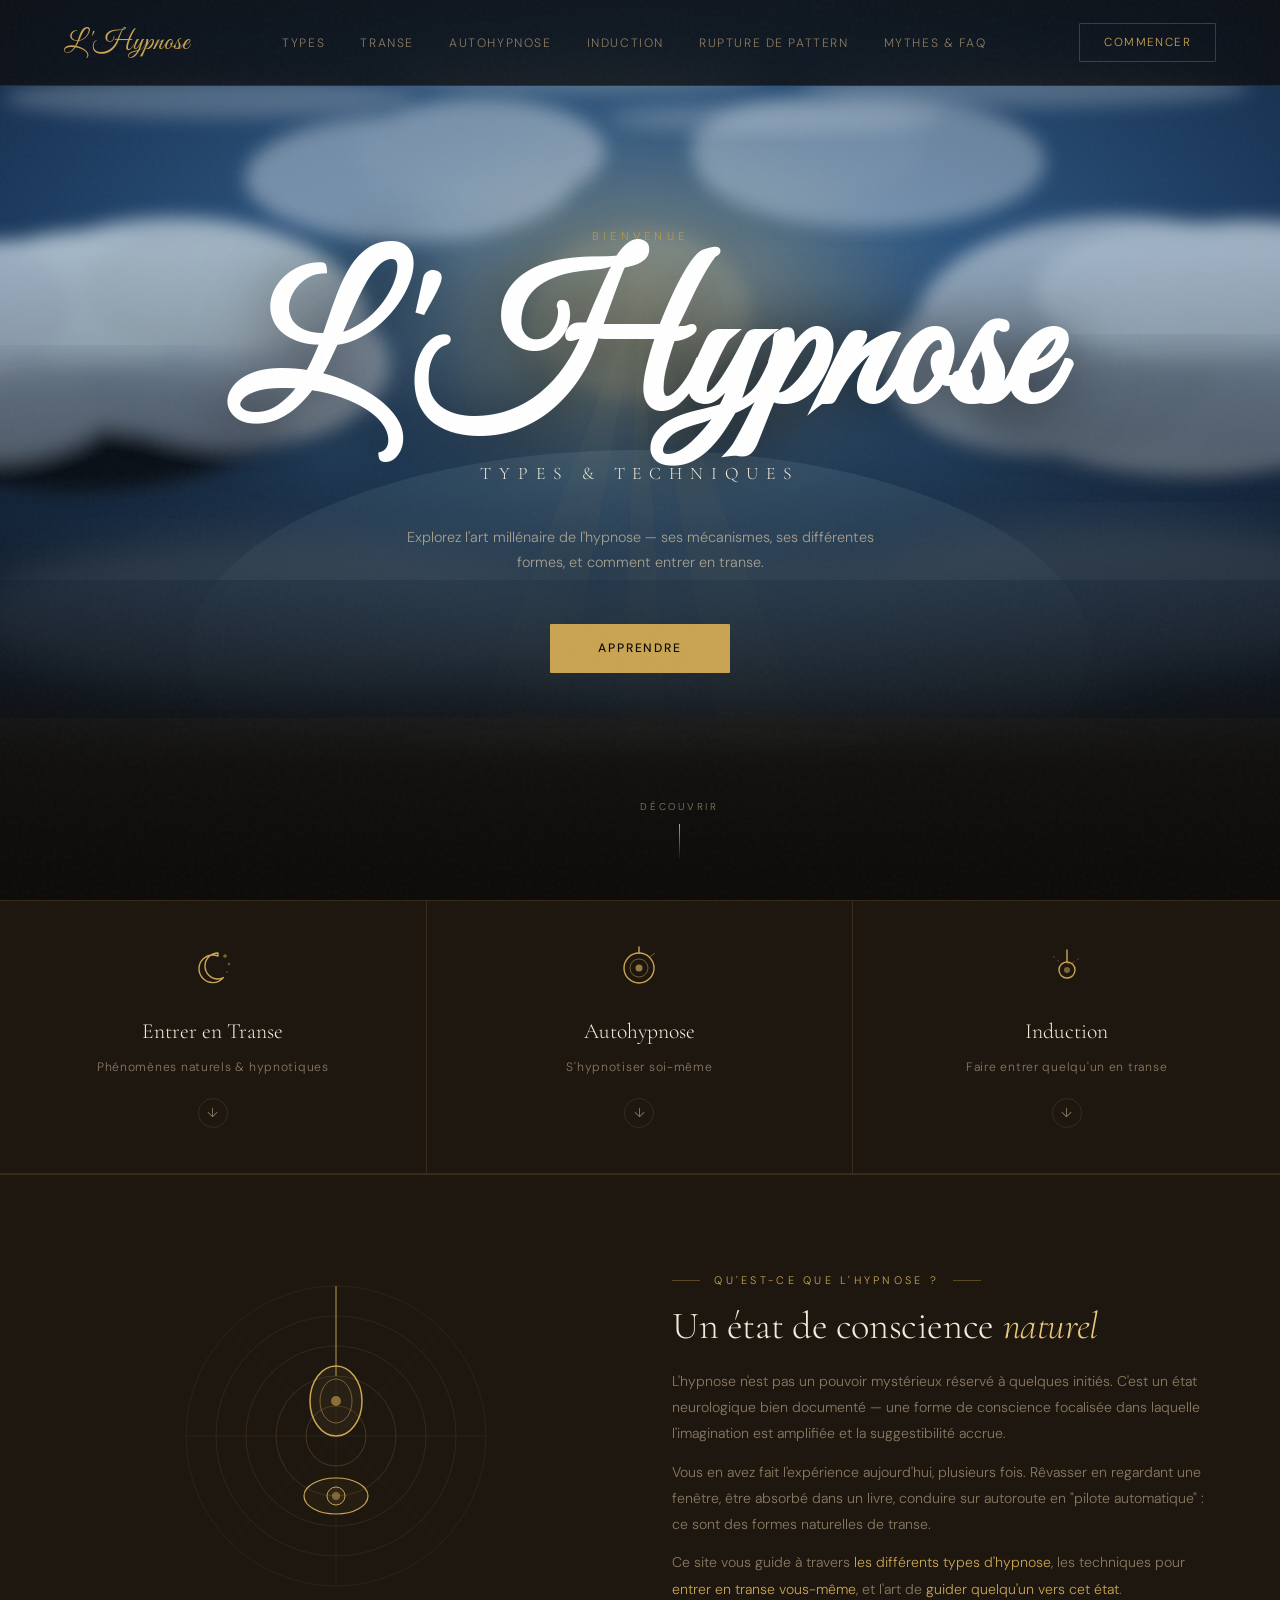
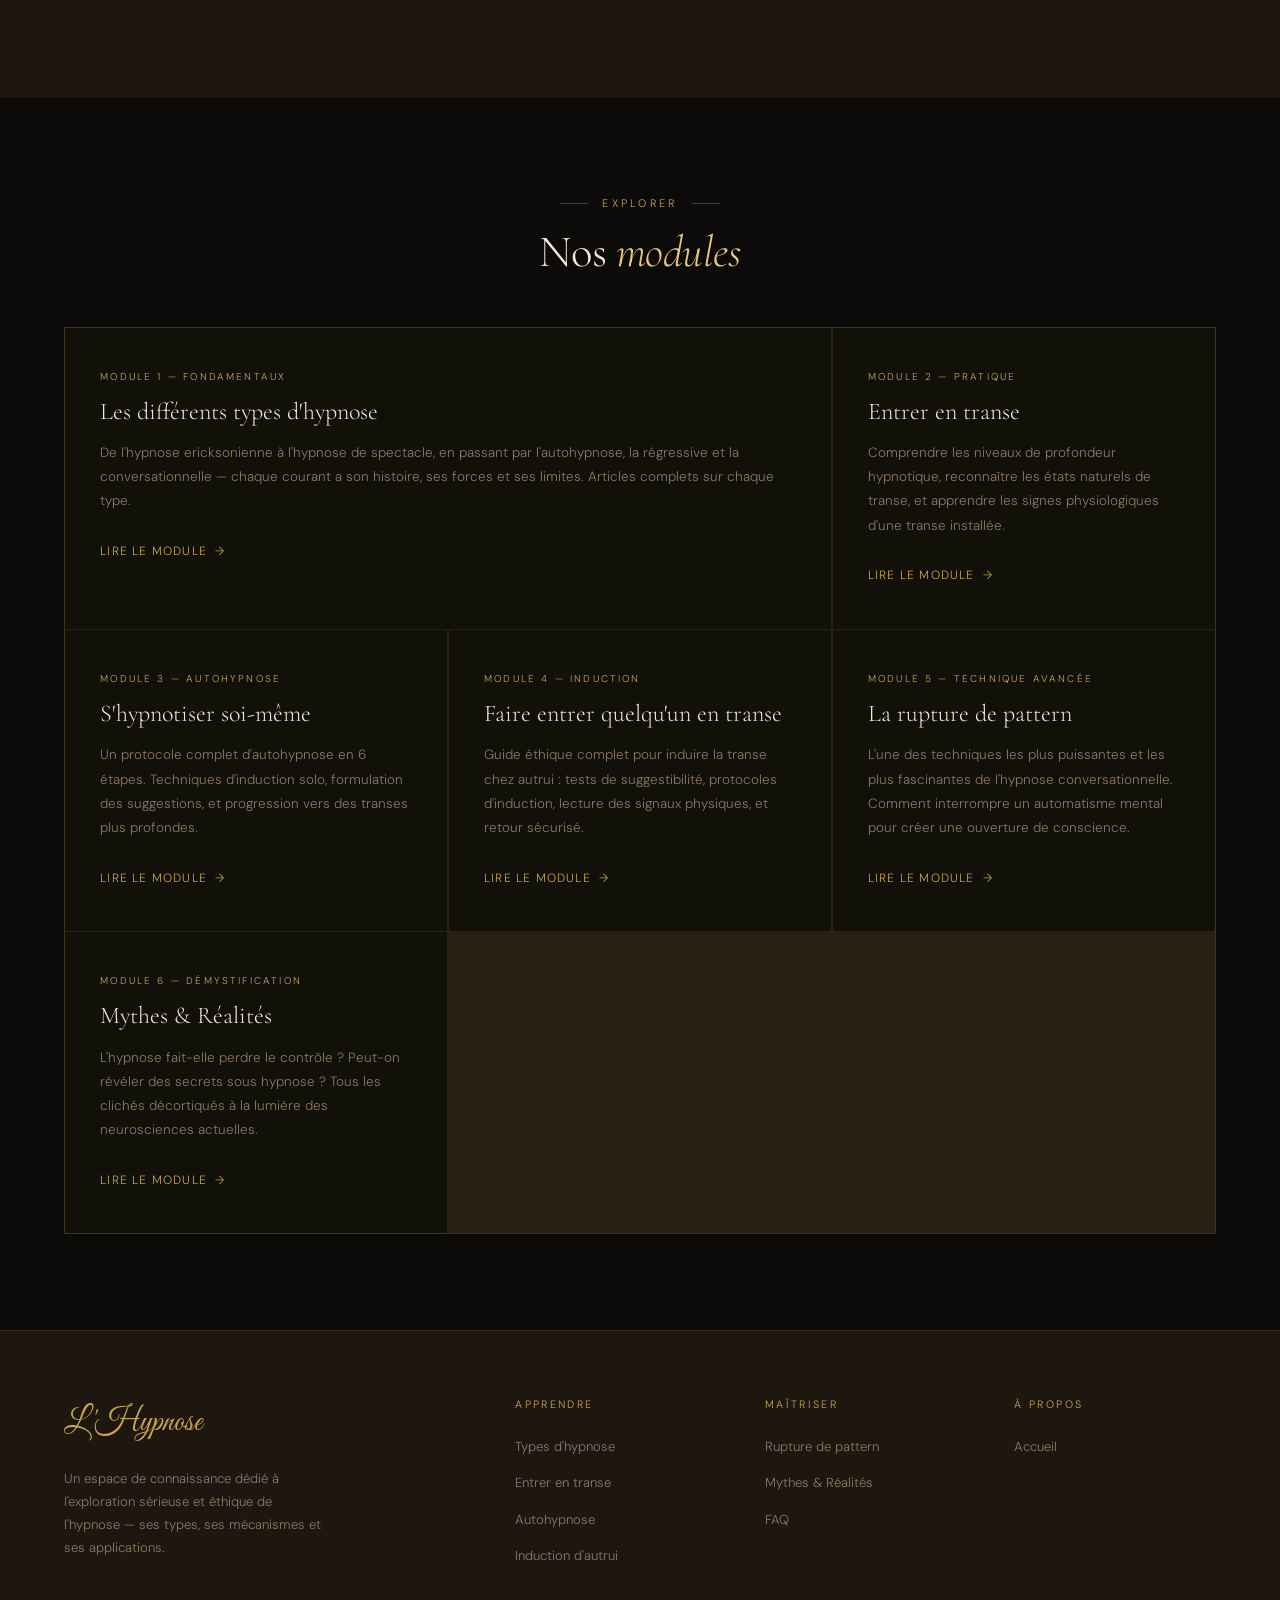
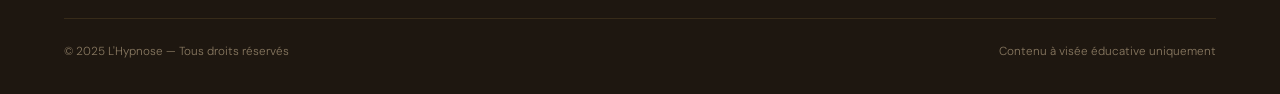
<file: docs/index.html>
<!DOCTYPE html>
<html lang="fr">
<head>
<meta charset="UTF-8">
<meta name="viewport" content="width=device-width, initial-scale=1.0">
<title>L'Hypnose — Types & Techniques</title>
<link rel="stylesheet" href="style.css">
<style>
/* ══ HERO ACCUEIL ══ */
.hero {
  position: relative; min-height: 100vh;
  display: flex; flex-direction: column;
  align-items: center; justify-content: center;
  overflow: hidden; text-align: center;
}
.hero-sky {
  position: absolute; inset: 0;
  width: 100%; height: 100%; object-fit: cover;
}
.hero-overlay {
  position: absolute; inset: 0;
  background: linear-gradient(
    to bottom,
    rgba(13,11,9,.18) 0%,
    rgba(13,11,9,.08) 28%,
    rgba(13,11,9,.5)  65%,
    rgba(13,11,9,.93) 85%,
    #0d0b09 100%
  );
}
.hero-content {
  position: relative; z-index: 2;
  display: flex; flex-direction: column;
  align-items: center;
  padding: 0 5%;
  width: 100%;
}
.hero-eyebrow {
  font-size: .7rem; letter-spacing: .38em; text-transform: uppercase;
  color: var(--or); margin-bottom: 1.4rem; opacity: .9;
  animation: fadeUp .9s ease .3s both;
}
.hero-title {
  font-family: 'Great Vibes', cursive;
  font-size: clamp(5rem, 15vw, 12rem);
  color: #fff; line-height: .95;
  text-shadow: 0 4px 60px rgba(0,0,0,.55), 0 0 120px rgba(201,164,82,.12);
  animation: fadeUp 1.1s ease .5s both;
  margin-bottom: .4rem;
}
.hero-sub {
  font-family: 'Cormorant Garamond', serif;
  font-size: clamp(.9rem, 1.8vw, 1.1rem);
  letter-spacing: .45em; text-transform: uppercase;
  color: var(--creme); opacity: .8; margin-bottom: 2.2rem; font-weight: 300;
  animation: fadeUp 1s ease .72s both;
}
.hero-desc {
  font-size: .9rem; color: rgba(200,187,160,.78);
  max-width: 500px; margin: 0 auto 3rem;
  animation: fadeUp 1s ease .9s both;
}
.hero-cta {
  display: inline-block;
  padding: .85rem 3rem; background: var(--or);
  color: var(--noir); font-size: .76rem; letter-spacing: .16em;
  text-transform: uppercase; text-decoration: none;
  font-family: 'DM Sans', sans-serif; font-weight: 500;
  border-radius: 1px; transition: all .3s;
  animation: fadeUp 1s ease 1.1s both;
}
.hero-cta:hover { background: var(--or-clair); transform: translateY(-3px); box-shadow: 0 8px 30px rgba(201,164,82,.25); }

/* Scroll indicator — centré de façon absolue */
.hero-scroll {
  position: absolute;
  bottom: 2.5rem;
  left: 50%;
  transform: translateX(-50%);
  display: flex;
  flex-direction: column;
  align-items: center;
  gap: .5rem;
  z-index: 3;
  animation: fadeUp 1s ease 1.5s both;
  pointer-events: none;
}
.scroll-label {
  font-size: .62rem; letter-spacing: .28em; text-transform: uppercase;
  color: var(--texte-sec); white-space: nowrap;
}
.scroll-line {
  width: 1px; height: 36px;
  background: linear-gradient(to bottom, var(--or), transparent);
  animation: scrollPulse 2.2s ease-in-out infinite;
}
@keyframes scrollPulse { 0%,100%{opacity:.25} 50%{opacity:.9} }
@keyframes fadeUp { from{opacity:0;transform:translateY(26px)} to{opacity:1;transform:translateY(0)} }

/* ══ PILLIERS ══ */
.pillars {
  display: grid; grid-template-columns: repeat(3,1fr);
  border-top: 1px solid var(--border);
  border-bottom: 1px solid var(--border);
  background: var(--brun);
}
.pillar {
  padding: 2.8rem 2.2rem; text-align: center;
  border-right: 1px solid var(--border);
  text-decoration: none; display: block;
  transition: background .35s; position: relative; overflow: hidden;
}
.pillar:last-child { border-right: none; }
.pillar::before {
  content: ''; position: absolute; bottom: 0; left: 50%; transform: translateX(-50%);
  width: 0; height: 2px; background: var(--or); transition: width .4s;
}
.pillar:hover { background: var(--brun-med); }
.pillar:hover::before { width: 60%; }
.pillar-icon { display: block; margin: 0 auto 1.4rem; }
.pillar-name {
  font-family: 'Cormorant Garamond', serif;
  font-size: 1.35rem; color: var(--creme); margin-bottom: .4rem;
}
.pillar-hint { font-size: .76rem; color: var(--texte-sec); letter-spacing: .06em; margin-bottom: 1.2rem; }
.pillar-arrow {
  display: inline-flex; align-items: center; justify-content: center;
  width: 30px; height: 30px; border: 1px solid var(--border);
  border-radius: 50%; color: var(--texte-sec); font-size: .82rem;
  transition: all .3s;
}
.pillar:hover .pillar-arrow { background: var(--or); color: var(--noir); border-color: var(--or); }

/* ══ SECTION COURS ══ */
.home-section { padding: 6rem 5%; }
.courses-grid {
  display: grid; grid-template-columns: repeat(3,1fr); gap: 1.5px;
  background: var(--border); border: 1px solid var(--border); margin-top: 3rem;
}
.course-card {
  background: var(--encre); padding: 2.5rem 2.2rem;
  text-decoration: none; display: block; transition: background .35s; position: relative;
}
.course-card:hover { background: var(--brun); }
.course-card.span2 { grid-column: span 2; }
.course-tag { font-size: .62rem; letter-spacing: .22em; text-transform: uppercase; color: var(--or); margin-bottom: .7rem; display: block; }
.course-title { font-family: 'Cormorant Garamond', serif; font-size: 1.5rem; color: var(--creme); margin-bottom: .9rem; line-height: 1.25; }
.course-desc { font-size: .84rem; color: var(--texte-sec); line-height: 1.8; margin-bottom: 1.4rem; }
.course-link { display: inline-flex; align-items: center; gap: .5rem; color: var(--or); font-size: .75rem; letter-spacing: .1em; text-transform: uppercase; transition: gap .25s; }
.course-card:hover .course-link { gap: .85rem; }
.course-link::after { content: '→'; }

/* ══ INTRO BLOCK ══ */
.intro-block {
  display: grid; grid-template-columns: 1fr 1fr; gap: 4rem;
  align-items: center; padding: 6rem 5%;
  border-top: 1px solid var(--border);
  background: var(--brun);
}
.intro-visual {
  display: flex; align-items: center; justify-content: center;
}
.intro-text .s-title { font-size: clamp(1.8rem,3vw,2.8rem); }
.intro-text p { font-size: .88rem; color: var(--texte-sec); line-height: 1.85; margin-top: 1.2rem; }
.intro-text p + p { margin-top: .8rem; }
.intro-text a { color: var(--or); text-decoration: none; }

@media(max-width:960px){
  .pillars { grid-template-columns: 1fr; }
  .pillar { border-right: none; border-bottom: 1px solid var(--border); }
  .courses-grid { grid-template-columns: 1fr; }
  .course-card.span2 { grid-column: span 1; }
  .intro-block { grid-template-columns: 1fr; }
  .intro-visual { display: none; }
}
</style>
</head>
<body>

<!-- ════════════════════════════
     HERO
════════════════════════════ -->
<section class="hero">

  <!-- Ciel SVG atmosphérique -->
  <svg class="hero-sky" viewBox="0 0 1440 900" xmlns="http://www.w3.org/2000/svg" preserveAspectRatio="xMidYMid slice">
    <defs>
      <radialGradient id="skyG" cx="50%" cy="30%" r="75%">
        <stop offset="0%" stop-color="#4a7aaa"/>
        <stop offset="30%" stop-color="#2e5a88"/>
        <stop offset="60%" stop-color="#1c3d65"/>
        <stop offset="100%" stop-color="#0c1b30"/>
      </radialGradient>
      <radialGradient id="sunG" cx="50%" cy="50%" r="50%">
        <stop offset="0%" stop-color="#f0dda0" stop-opacity=".9"/>
        <stop offset="45%" stop-color="#c9a452" stop-opacity=".45"/>
        <stop offset="100%" stop-color="#c9a452" stop-opacity="0"/>
      </radialGradient>
      <radialGradient id="horizG" cx="50%" cy="0%" r="100%">
        <stop offset="0%" stop-color="#7aaccc" stop-opacity=".7"/>
        <stop offset="100%" stop-color="#7aaccc" stop-opacity="0"/>
      </radialGradient>
      <filter id="cb"><feGaussianBlur stdDeviation="9"/></filter>
      <filter id="cs"><feGaussianBlur stdDeviation="20"/></filter>
      <filter id="sg"><feGaussianBlur stdDeviation="35"/></filter>
    </defs>

    <!-- Fond ciel -->
    <rect width="1440" height="900" fill="url(#skyG)"/>

    <!-- Lueur horizon -->
    <ellipse cx="720" cy="650" rx="450" ry="200" fill="url(#horizG)" opacity=".55"/>

    <!-- Lueur soleil -->
    <ellipse cx="720" cy="310" rx="300" ry="190" fill="url(#sunG)" filter="url(#sg)" opacity=".65"/>
    <ellipse cx="720" cy="315" rx="110" ry="85" fill="#f0e8c0" opacity=".2" filter="url(#cb)"/>

    <!-- Nuage gauche massif -->
    <g opacity=".78" filter="url(#cb)">
      <ellipse cx="160" cy="375" rx="230" ry="115"/>
      <ellipse cx="95"  cy="330" rx="165" ry="90" fill="#d6e4f0"/>
      <ellipse cx="255" cy="325" rx="195" ry="108" fill="#c8d9ea"/>
      <ellipse cx="72"  cy="388" rx="128" ry="72"  fill="#c2d4e5"/>
      <ellipse cx="315" cy="365" rx="155" ry="82"  fill="#bccde0"/>
      <ellipse cx="175" cy="298" rx="142" ry="68"  fill="#d9eaf5"/>
      <ellipse cx="52"  cy="308" rx="102" ry="62"  fill="#cfdfef"/>
      <ellipse cx="290" cy="290" rx="132" ry="65"  fill="#d1e1ea"/>
    </g>
    <ellipse cx="168" cy="432" rx="205" ry="72" fill="#0e1f30" opacity=".28" filter="url(#cs)"/>

    <!-- Nuage droite massif -->
    <g opacity=".76" filter="url(#cb)">
      <ellipse cx="1272" cy="358" rx="238" ry="118" fill="#c8d8e8"/>
      <ellipse cx="1330" cy="315" rx="175" ry="95"  fill="#d4e2ee"/>
      <ellipse cx="1200" cy="328" rx="205" ry="112" fill="#bccedf"/>
      <ellipse cx="1372" cy="378" rx="148" ry="82"  fill="#c1d2e4"/>
      <ellipse cx="1128" cy="368" rx="165" ry="87"  fill="#b8cad9"/>
      <ellipse cx="1268" cy="292" rx="152" ry="70"  fill="#d6e6f3"/>
    </g>
    <ellipse cx="1264" cy="418" rx="215" ry="70" fill="#0e1f30" opacity=".26" filter="url(#cs)"/>

    <!-- Nuages centre-haut -->
    <g opacity=".52" filter="url(#cb)">
      <ellipse cx="490" cy="178" rx="165" ry="64" fill="#d2e2f2"/>
      <ellipse cx="560" cy="152" rx="125" ry="54" fill="#dceaf8"/>
    </g>
    <g opacity=".48" filter="url(#cb)">
      <ellipse cx="950" cy="162" rx="175" ry="66" fill="#cfe0f0"/>
      <ellipse cx="886" cy="148" rx="115" ry="50" fill="#d9e9f8"/>
    </g>

    <!-- Cirrus hauts -->
    <g opacity=".28" filter="url(#cb)">
      <ellipse cx="290"  cy="98"  rx="205" ry="20" fill="#eaf2f8"/>
      <ellipse cx="660"  cy="76"  rx="185" ry="17" fill="#e2eef8"/>
      <ellipse cx="1105" cy="88"  rx="225" ry="19" fill="#e6f0f8"/>
      <ellipse cx="855"  cy="118" rx="165" ry="15" fill="#ddeaf5"/>
    </g>

    <!-- Brume basse -->
    <g opacity=".42" filter="url(#cs)">
      <ellipse cx="360"  cy="618" rx="305" ry="78" fill="#8aA0b4"/>
      <ellipse cx="910"  cy="648" rx="325" ry="88" fill="#7a95ac"/>
      <ellipse cx="1198" cy="598" rx="282" ry="74" fill="#859aab"/>
    </g>

    <!-- Sol sablé -->
    <rect x="0" y="718" width="1440" height="182" fill="#7a6340" opacity=".65"/>
    <rect x="0" y="748" width="1440" height="152" fill="#6a5530" opacity=".45"/>
    <ellipse cx="720" cy="740" rx="510" ry="28" fill="#c9a452" opacity=".1"/>
    <ellipse cx="720" cy="740" rx="240" ry="13" fill="#f0e090" opacity=".15"/>

    <!-- Rayons de lumière subtils -->
    <g opacity=".05">
      <polygon points="720,290 490,900 610,900" fill="#e8d890"/>
      <polygon points="720,290 695,900 755,900" fill="#e8d890"/>
      <polygon points="720,290 830,900 950,900" fill="#e8d890"/>
    </g>

    <!-- Voile de transition bas -->
    <rect x="0" y="580" width="1440" height="320" fill="url(#skyG)" opacity=".4"/>
  </svg>

  <div class="hero-overlay"></div>

  <div class="hero-content">
    <p class="hero-eyebrow">Bienvenue</p>
    <h1 class="hero-title">L'Hypnose</h1>
    <p class="hero-sub">Types &amp; Techniques</p>
    <p class="hero-desc">Explorez l'art millénaire de l'hypnose — ses mécanismes, ses différentes formes, et comment entrer en transe.</p>
    <a href="types.html" class="hero-cta">Apprendre</a>
  </div>

  <!-- Scroll indicator — absolument centré -->
  <div class="hero-scroll">
    <span class="scroll-label">Découvrir</span>
    <div class="scroll-line"></div>
  </div>

</section>

<!-- ════════════════════════════
     3 PILIERS
════════════════════════════ -->
<div class="pillars">
  <a href="transe.html" class="pillar reveal">
    <svg class="pillar-icon" width="44" height="44" viewBox="0 0 44 44" fill="none">
      <path d="M27 7C19.8 7 14 12.8 14 20C14 27.2 19.8 33 27 33C29 33 30.8 32.5 32.4 31.6C29.9 34.6 26.1 36.6 21.8 36.6C14.2 36.6 8 30.4 8 22.8C8 15.2 14.2 9 21.8 9C23.6 9 25.4 9.4 27 10V7Z" stroke="#c9a452" stroke-width="1.4" stroke-linecap="round" stroke-linejoin="round" fill="none"/>
      <circle cx="34" cy="10" r="1.8" fill="#c9a452" opacity=".55"/>
      <circle cx="38" cy="18" r="1.4" fill="#c9a452" opacity=".4"/>
      <circle cx="36" cy="26" r="1" fill="#c9a452" opacity=".3"/>
    </svg>
    <div class="pillar-name">Entrer en Transe</div>
    <div class="pillar-hint">Phénomènes naturels &amp; hypnotiques</div>
    <div class="pillar-arrow">↓</div>
  </a>
  <a href="autohypnose.html" class="pillar reveal">
    <svg class="pillar-icon" width="44" height="44" viewBox="0 0 44 44" fill="none">
      <circle cx="22" cy="22" r="15" stroke="#c9a452" stroke-width="1.4" fill="none"/>
      <circle cx="22" cy="22" r="9" stroke="#c9a452" stroke-width="1" fill="none" opacity=".5"/>
      <circle cx="22" cy="22" r="3.5" fill="#c9a452" opacity=".7"/>
      <line x1="22" y1="7" x2="22" y2="1" stroke="#c9a452" stroke-width="1.4" stroke-linecap="round"/>
      <line x1="33.5" y1="10.5" x2="37.5" y2="7.5" stroke="#c9a452" stroke-width="1" stroke-linecap="round" opacity=".5"/>
    </svg>
    <div class="pillar-name">Autohypnose</div>
    <div class="pillar-hint">S'hypnotiser soi-même</div>
    <div class="pillar-arrow">↓</div>
  </a>
  <a href="induction.html" class="pillar reveal">
    <svg class="pillar-icon" width="44" height="44" viewBox="0 0 44 44" fill="none">
      <line x1="22" y1="4" x2="22" y2="16" stroke="#c9a452" stroke-width="1.4" stroke-linecap="round"/>
      <circle cx="22" cy="24" r="8" stroke="#c9a452" stroke-width="1.4" fill="none"/>
      <circle cx="22" cy="24" r="3" fill="#c9a452" opacity=".55"/>
      <path d="M8 10 Q22 26 36 10" stroke="#c9a452" stroke-width="1" fill="none" stroke-dasharray="2.5 3" opacity=".4"/>
    </svg>
    <div class="pillar-name">Induction</div>
    <div class="pillar-hint">Faire entrer quelqu'un en transe</div>
    <div class="pillar-arrow">↓</div>
  </a>
</div>

<!-- ════════════════════════════
     BLOC INTRO
════════════════════════════ -->
<div class="intro-block">
  <div class="intro-visual">
    <svg width="320" height="320" viewBox="0 0 320 320" fill="none" xmlns="http://www.w3.org/2000/svg">
      <!-- Cercles concentriques hypnotiques -->
      <circle cx="160" cy="160" r="150" stroke="rgba(201,164,82,0.08)" stroke-width="1"/>
      <circle cx="160" cy="160" r="120" stroke="rgba(201,164,82,0.10)" stroke-width="1"/>
      <circle cx="160" cy="160" r="90"  stroke="rgba(201,164,82,0.13)" stroke-width="1"/>
      <circle cx="160" cy="160" r="60"  stroke="rgba(201,164,82,0.17)" stroke-width="1"/>
      <circle cx="160" cy="160" r="30"  stroke="rgba(201,164,82,0.24)" stroke-width="1"/>
      <!-- Croix centrale -->
      <line x1="160" y1="10"  x2="160" y2="310" stroke="rgba(201,164,82,0.07)" stroke-width="1"/>
      <line x1="10"  y1="160" x2="310" y2="160" stroke="rgba(201,164,82,0.07)" stroke-width="1"/>
      <!-- Diagonales -->
      <line x1="54"  y1="54"  x2="266" y2="266" stroke="rgba(201,164,82,0.05)" stroke-width="1"/>
      <line x1="266" y1="54"  x2="54"  y2="266" stroke="rgba(201,164,82,0.05)" stroke-width="1"/>
      <!-- Pendule -->
      <line x1="160" y1="10" x2="160" y2="100" stroke="#c9a452" stroke-width="1.5" opacity=".6"/>
      <ellipse cx="160" cy="125" rx="26" ry="35" stroke="#c9a452" stroke-width="1.5" fill="rgba(201,164,82,0.06)"/>
      <ellipse cx="160" cy="125" rx="16" ry="22" stroke="#c9a452" stroke-width="1" fill="none" opacity=".5"/>
      <circle cx="160" cy="125" r="5" fill="#c9a452" opacity=".6"/>
      <!-- Œil au centre bas -->
      <ellipse cx="160" cy="220" rx="32" ry="18" stroke="#c9a452" stroke-width="1.2" fill="rgba(201,164,82,0.04)"/>
      <circle cx="160" cy="220" r="9" stroke="#c9a452" stroke-width="1" fill="rgba(201,164,82,0.08)"/>
      <circle cx="160" cy="220" r="4" fill="#c9a452" opacity=".5"/>
    </svg>
  </div>
  <div class="intro-text">
    <div class="s-eyebrow">Qu'est-ce que l'hypnose ?</div>
    <h2 class="s-title">Un état de conscience <em>naturel</em></h2>
    <p>L'hypnose n'est pas un pouvoir mystérieux réservé à quelques initiés. C'est un état neurologique bien documenté — une forme de conscience focalisée dans laquelle l'imagination est amplifiée et la suggestibilité accrue.</p>
    <p>Vous en avez fait l'expérience aujourd'hui, plusieurs fois. Rêvasser en regardant une fenêtre, être absorbé dans un livre, conduire sur autoroute en "pilote automatique" : ce sont des formes naturelles de transe.</p>
    <p>Ce site vous guide à travers <a href="types.html">les différents types d'hypnose</a>, les techniques pour <a href="autohypnose.html">entrer en transe vous-même</a>, et l'art de <a href="induction.html">guider quelqu'un vers cet état</a>.</p>
  </div>
</div>

<!-- ════════════════════════════
     CARDS COURS
════════════════════════════ -->
<div class="home-section">
  <div style="text-align:center;margin-bottom:1rem">
    <div class="s-eyebrow" style="justify-content:center">Explorer</div>
    <h2 class="s-title" style="text-align:center">Nos <em>modules</em></h2>
  </div>
  <div class="courses-grid">
    <a href="types.html" class="course-card span2 reveal">
      <span class="course-tag">Module 1 — Fondamentaux</span>
      <div class="course-title">Les différents types d'hypnose</div>
      <div class="course-desc">De l'hypnose ericksonienne à l'hypnose de spectacle, en passant par l'autohypnose, la régressive et la conversationnelle — chaque courant a son histoire, ses forces et ses limites. Articles complets sur chaque type.</div>
      <div class="course-link">Lire le module</div>
    </a>
    <a href="transe.html" class="course-card reveal">
      <span class="course-tag">Module 2 — Pratique</span>
      <div class="course-title">Entrer en transe</div>
      <div class="course-desc">Comprendre les niveaux de profondeur hypnotique, reconnaître les états naturels de transe, et apprendre les signes physiologiques d'une transe installée.</div>
      <div class="course-link">Lire le module</div>
    </a>
    <a href="autohypnose.html" class="course-card reveal">
      <span class="course-tag">Module 3 — Autohypnose</span>
      <div class="course-title">S'hypnotiser soi-même</div>
      <div class="course-desc">Un protocole complet d'autohypnose en 6 étapes. Techniques d'induction solo, formulation des suggestions, et progression vers des transes plus profondes.</div>
      <div class="course-link">Lire le module</div>
    </a>
    <a href="induction.html" class="course-card reveal">
      <span class="course-tag">Module 4 — Induction</span>
      <div class="course-title">Faire entrer quelqu'un en transe</div>
      <div class="course-desc">Guide éthique complet pour induire la transe chez autrui : tests de suggestibilité, protocoles d'induction, lecture des signaux physiques, et retour sécurisé.</div>
      <div class="course-link">Lire le module</div>
    </a>
    <a href="rupture.html" class="course-card reveal">
      <span class="course-tag">Module 5 — Technique avancée</span>
      <div class="course-title">La rupture de pattern</div>
      <div class="course-desc">L'une des techniques les plus puissantes et les plus fascinantes de l'hypnose conversationnelle. Comment interrompre un automatisme mental pour créer une ouverture de conscience.</div>
      <div class="course-link">Lire le module</div>
    </a>
    <a href="mythes.html" class="course-card reveal">
      <span class="course-tag">Module 6 — Démystification</span>
      <div class="course-title">Mythes &amp; Réalités</div>
      <div class="course-desc">L'hypnose fait-elle perdre le contrôle ? Peut-on révéler des secrets sous hypnose ? Tous les clichés décortiqués à la lumière des neurosciences actuelles.</div>
      <div class="course-link">Lire le module</div>
    </a>
  </div>
</div>

<script src="nav.js"></script>
<script>
// Trigger reveals on load
document.addEventListener('DOMContentLoaded', () => {
  const obs = new IntersectionObserver(entries => {
    entries.forEach((e,i) => {
      if (e.isIntersecting) setTimeout(() => e.target.classList.add('visible'), i * 100);
    });
  }, { threshold: 0.08 });
  document.querySelectorAll('.reveal').forEach(el => obs.observe(el));
});
</script>
</body>
</html>
</file>
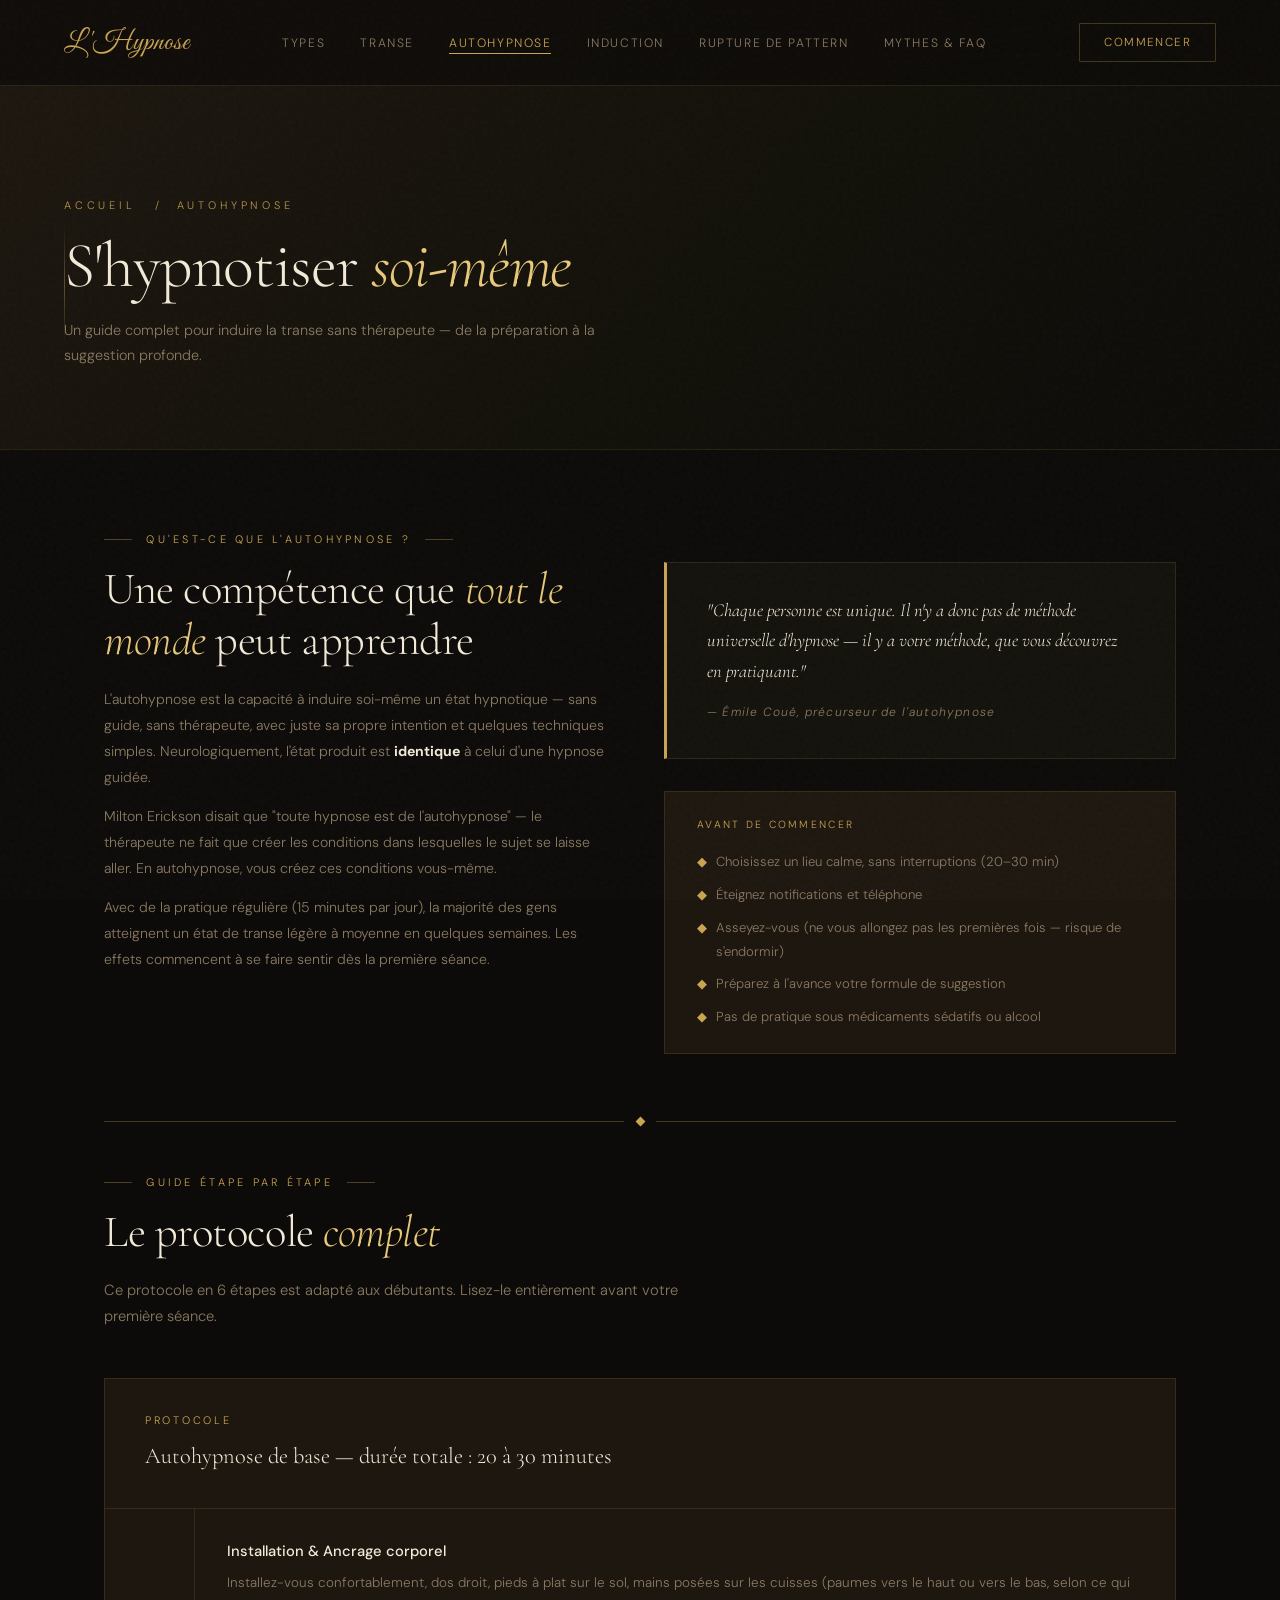
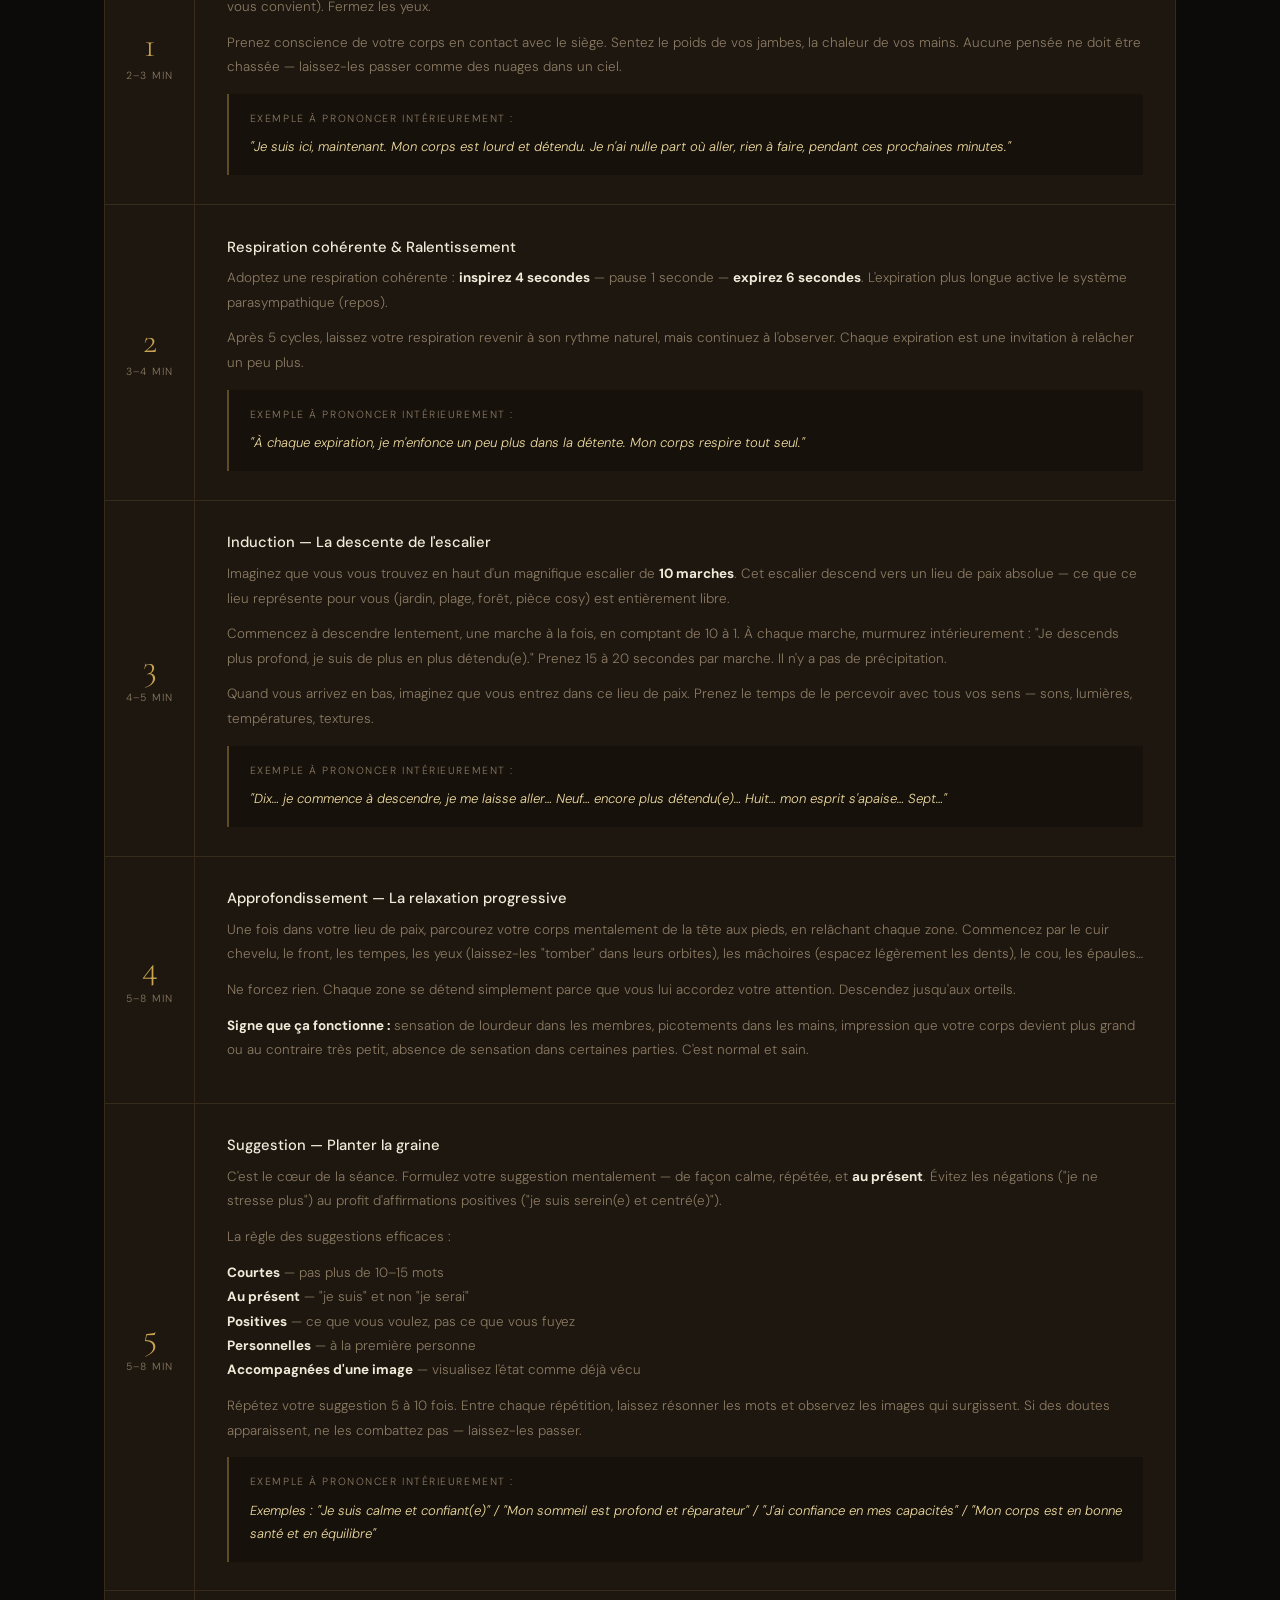
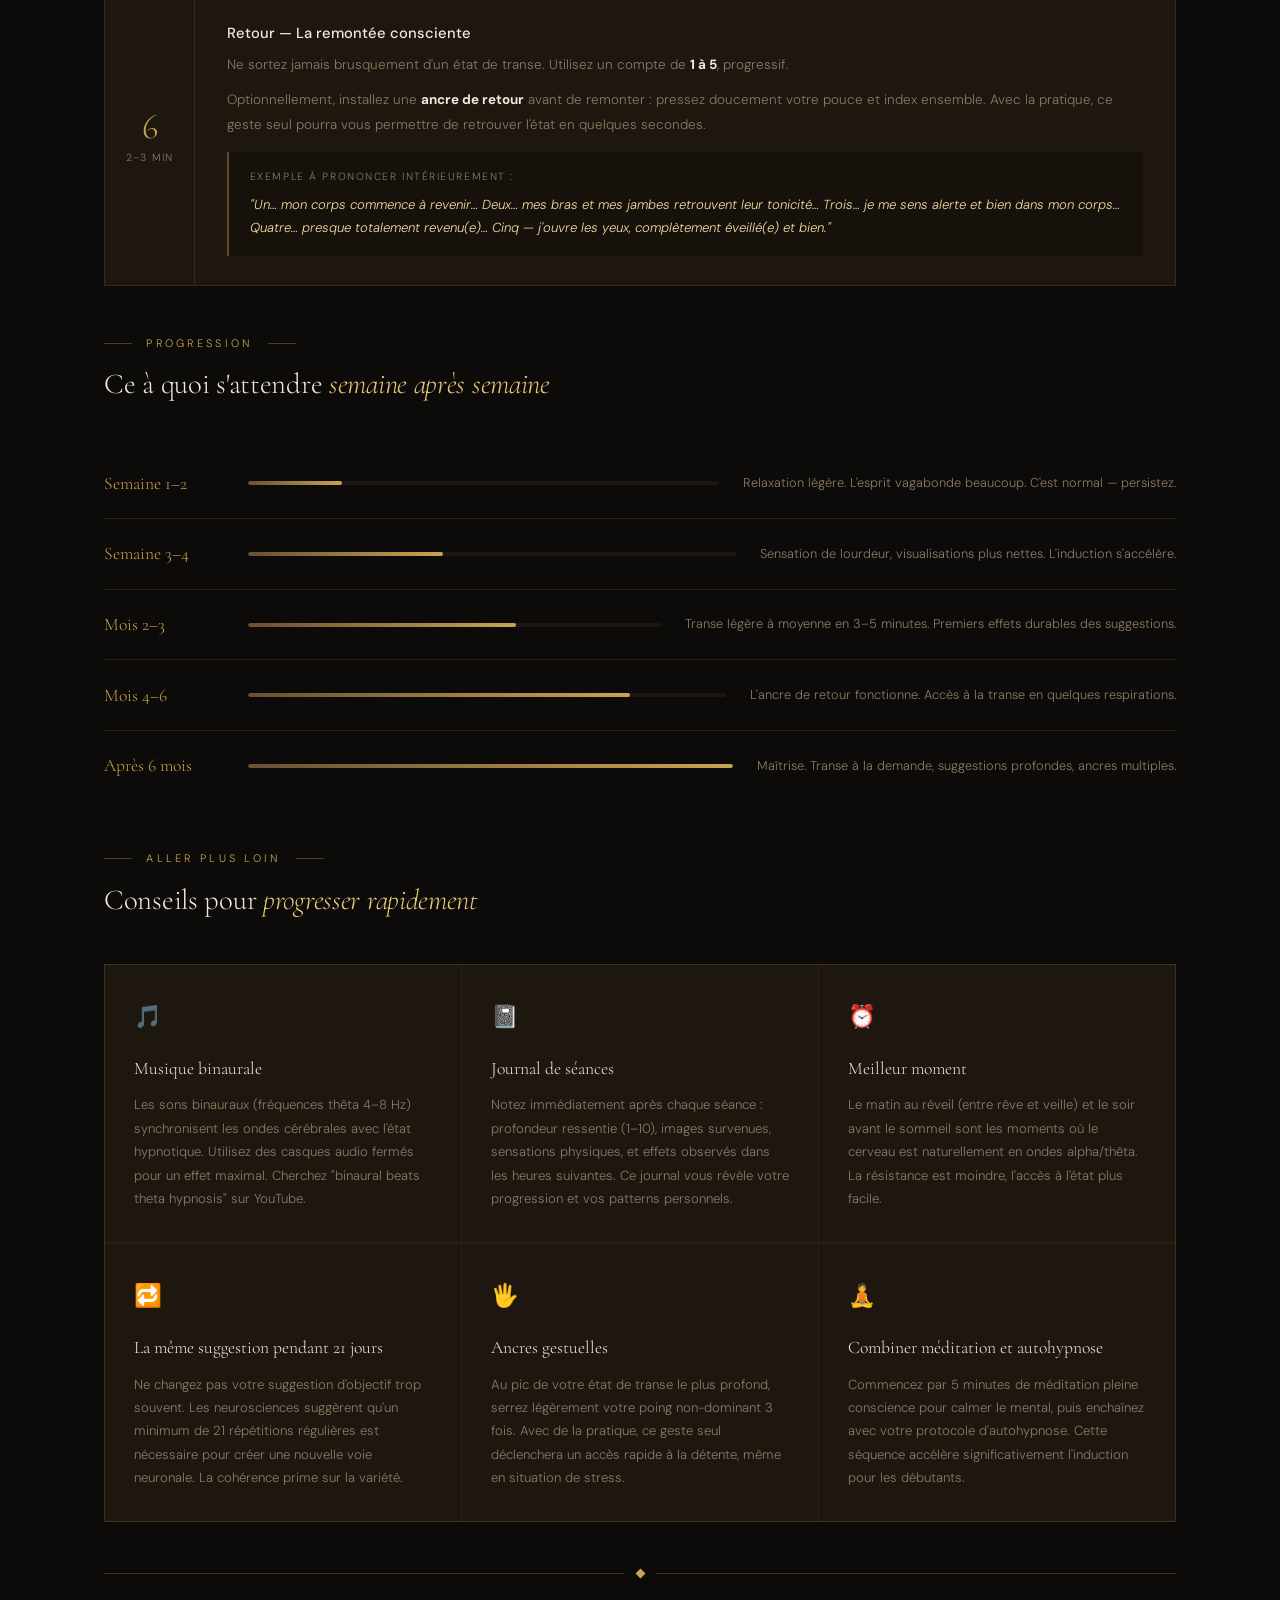
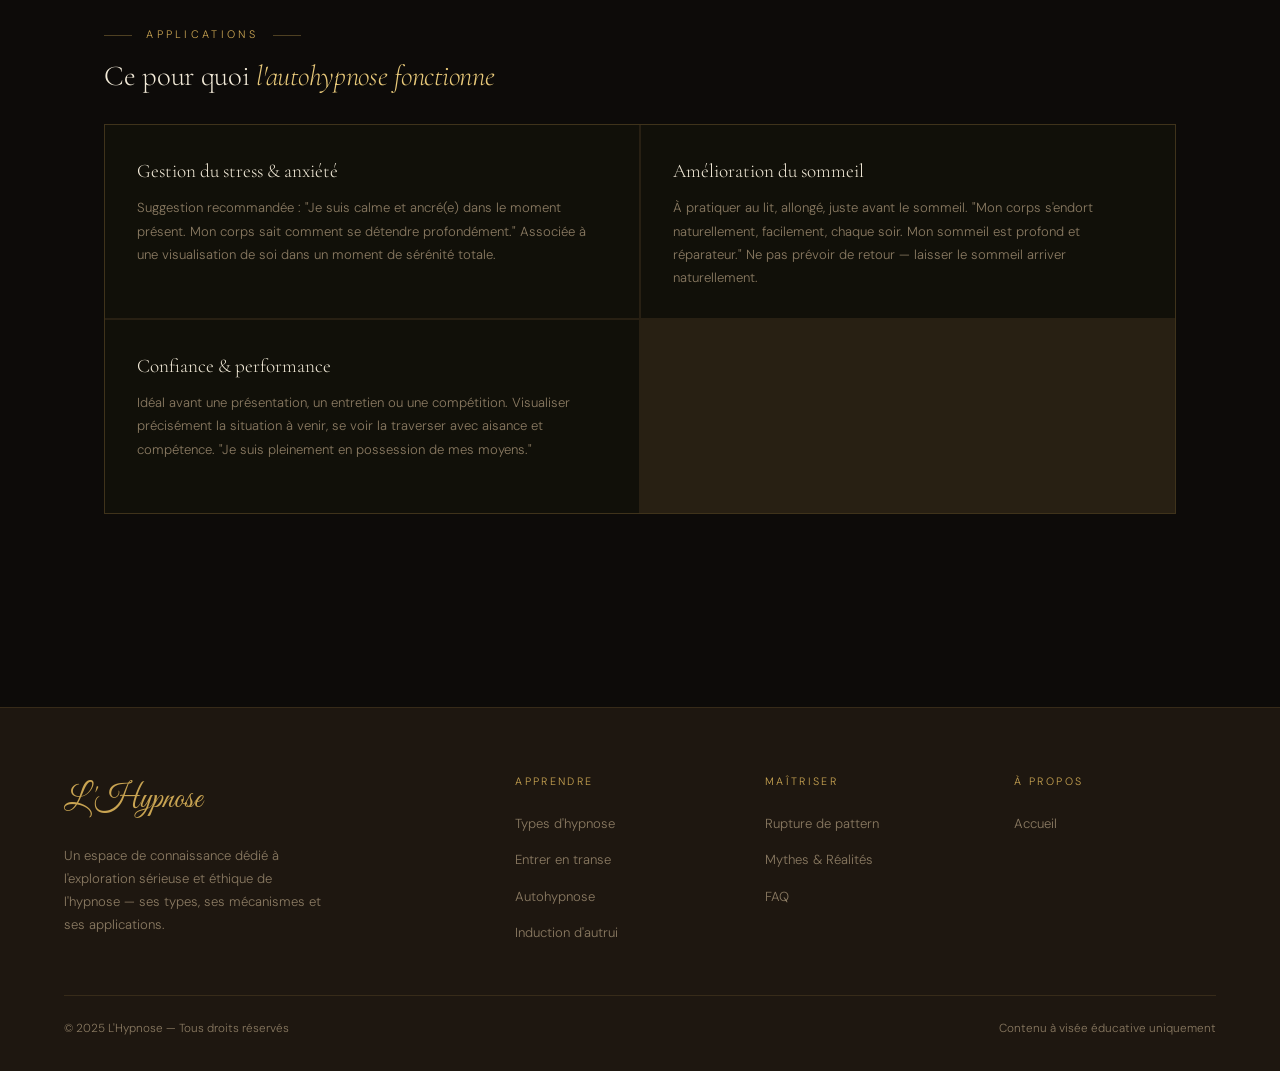
<file: docs/autohypnose.html>
<!DOCTYPE html>
<html lang="fr">
<head>
<meta charset="UTF-8">
<meta name="viewport" content="width=device-width, initial-scale=1.0">
<title>Autohypnose — L'Hypnose</title>
<link rel="stylesheet" href="style.css">
<style>
.auto-intro { display:grid; grid-template-columns:1fr 1fr; gap:3rem; align-items:start; margin-bottom:4rem; }
.protocol-section { background:var(--brun); border:1px solid var(--border); margin:3rem 0; }
.protocol-header { padding:2rem 2.5rem; border-bottom:1px solid var(--border); }
.protocol-steps { padding:0; }
.protocol-step { display:grid; grid-template-columns:90px 1fr; border-bottom:1px solid var(--border); }
.protocol-step:last-child { border-bottom:none; }
.pstep-num { padding:2rem 0; text-align:center; border-right:1px solid var(--border); display:flex; flex-direction:column; align-items:center; justify-content:center; gap:.3rem; }
.pstep-num .num { font-family:'Cormorant Garamond',serif; font-size:2.2rem; color:var(--or); font-weight:300; line-height:1; }
.pstep-num .dur { font-size:.65rem; letter-spacing:.1em; color:var(--texte-sec); text-transform:uppercase; }
.pstep-content { padding:1.8rem 2rem; }
.pstep-title { color:var(--creme); font-size:.92rem; font-weight:500; margin-bottom:.4rem; }
.pstep-text { font-size:.84rem; color:var(--texte-sec); line-height:1.82; }
.pstep-text strong { color:var(--creme); }
.pstep-text p { margin-bottom:.7rem; }
.pstep-verbatim { margin-top:.9rem; padding:1rem 1.3rem; background:rgba(0,0,0,.25); border-left:2px solid rgba(201,164,82,.4); font-size:.82rem; color:var(--or-pale); font-style:italic; line-height:1.75; }
.pstep-verbatim::before { content:'Exemple à prononcer intérieurement :'; display:block; font-style:normal; font-size:.65rem; letter-spacing:.15em; text-transform:uppercase; color:var(--texte-sec); margin-bottom:.5rem; }

.tips-grid { display:grid; grid-template-columns:repeat(3,1fr); gap:1.5px; background:var(--border); border:1px solid var(--border); margin-top:3rem; }
.tip-card { background:var(--brun); padding:2rem 1.8rem; }
.tip-icon { font-size:1.4rem; margin-bottom:1rem; display:block; }
.tip-title { font-family:'Cormorant Garamond',serif; font-size:1.1rem; color:var(--creme); margin-bottom:.6rem; }
.tip-text { font-size:.82rem; color:var(--texte-sec); line-height:1.78; }

.progression { margin:3rem 0; }
.prog-row { display:flex; align-items:center; gap:1.5rem; padding:1.2rem 0; border-bottom:1px solid var(--border); }
.prog-row:last-child { border-bottom:none; }
.prog-period { font-family:'Cormorant Garamond',serif; font-size:1.1rem; color:var(--or); min-width:120px; font-weight:300; }
.prog-bar { flex:1; height:4px; background:var(--brun); border-radius:2px; overflow:hidden; }
.prog-fill { height:100%; background:linear-gradient(to right,var(--brun-clair),var(--or)); border-radius:2px; }
.prog-desc { font-size:.8rem; color:var(--texte-sec); min-width:220px; }

.app-grid { display:grid; grid-template-columns:repeat(2,1fr); gap:1.5px; background:var(--border); border:1px solid var(--border); margin-top:2rem; }
.app-card { background:var(--encre); padding:1.8rem 2rem; }
.app-name { font-family:'Cormorant Garamond',serif; font-size:1.2rem; color:var(--creme); margin-bottom:.5rem; }
.app-text { font-size:.82rem; color:var(--texte-sec); line-height:1.78; }

@media(max-width:760px){
  .auto-intro { grid-template-columns:1fr; }
  .protocol-step { grid-template-columns:60px 1fr; }
  .tips-grid { grid-template-columns:1fr; }
  .app-grid { grid-template-columns:1fr; }
}
</style>
</head>
<body>

<div class="page-hero">
  <div class="page-hero-bg"></div>
  <div class="page-hero-line"></div>
  <div class="page-hero-content">
    <div class="page-hero-eyebrow"><a href="index.html">Accueil</a> &nbsp;/&nbsp; Autohypnose</div>
    <h1 class="page-hero-title">S'hypnotiser <em>soi-même</em></h1>
    <p class="page-hero-sub">Un guide complet pour induire la transe sans thérapeute — de la préparation à la suggestion profonde.</p>
  </div>
</div>

<div class="content-wrap">

  <!-- INTRO -->
  <div class="auto-intro">
    <div class="reveal">
      <div class="s-eyebrow">Qu'est-ce que l'autohypnose ?</div>
      <h2 class="s-title">Une compétence que <em>tout le monde</em> peut apprendre</h2>
      <p style="font-size:.88rem;color:var(--texte-sec);line-height:1.85;margin-top:1rem">L'autohypnose est la capacité à induire soi-même un état hypnotique — sans guide, sans thérapeute, avec juste sa propre intention et quelques techniques simples. Neurologiquement, l'état produit est <strong style="color:var(--creme)">identique</strong> à celui d'une hypnose guidée.</p>
      <p style="font-size:.88rem;color:var(--texte-sec);line-height:1.85;margin-top:.8rem">Milton Erickson disait que "toute hypnose est de l'autohypnose" — le thérapeute ne fait que créer les conditions dans lesquelles le sujet se laisse aller. En autohypnose, vous créez ces conditions vous-même.</p>
      <p style="font-size:.88rem;color:var(--texte-sec);line-height:1.85;margin-top:.8rem">Avec de la pratique régulière (15 minutes par jour), la majorité des gens atteignent un état de transe légère à moyenne en quelques semaines. Les effets commencent à se faire sentir dès la première séance.</p>
    </div>
    <div class="reveal">
      <div class="quote-block">
        <blockquote>"Chaque personne est unique. Il n'y a donc pas de méthode universelle d'hypnose — il y a votre méthode, que vous découvrez en pratiquant."</blockquote>
        <cite>— Émile Coué, précurseur de l'autohypnose</cite>
      </div>
      <div style="padding:1.5rem 2rem;border:1px solid var(--border);background:var(--brun);margin-top:1.5rem">
        <div style="font-size:.65rem;letter-spacing:.22em;text-transform:uppercase;color:var(--or);margin-bottom:1rem">Avant de commencer</div>
        <ul style="list-style:none;display:flex;flex-direction:column;gap:.6rem">
          <li style="font-size:.82rem;color:var(--texte-sec);padding-left:1.2rem;position:relative"><span style="position:absolute;left:0;color:var(--or)">◆</span> Choisissez un lieu calme, sans interruptions (20–30 min)</li>
          <li style="font-size:.82rem;color:var(--texte-sec);padding-left:1.2rem;position:relative"><span style="position:absolute;left:0;color:var(--or)">◆</span> Éteignez notifications et téléphone</li>
          <li style="font-size:.82rem;color:var(--texte-sec);padding-left:1.2rem;position:relative"><span style="position:absolute;left:0;color:var(--or)">◆</span> Asseyez-vous (ne vous allongez pas les premières fois — risque de s'endormir)</li>
          <li style="font-size:.82rem;color:var(--texte-sec);padding-left:1.2rem;position:relative"><span style="position:absolute;left:0;color:var(--or)">◆</span> Préparez à l'avance votre formule de suggestion</li>
          <li style="font-size:.82rem;color:var(--texte-sec);padding-left:1.2rem;position:relative"><span style="position:absolute;left:0;color:var(--or)">◆</span> Pas de pratique sous médicaments sédatifs ou alcool</li>
        </ul>
      </div>
    </div>
  </div>

  <div class="divider reveal"><div class="divider-line"></div><div class="divider-diamond"></div><div class="divider-line"></div></div>

  <!-- PROTOCOLE COMPLET -->
  <div class="reveal">
    <div class="s-eyebrow">Guide étape par étape</div>
    <h2 class="s-title">Le protocole <em>complet</em></h2>
    <p class="s-lead">Ce protocole en 6 étapes est adapté aux débutants. Lisez-le entièrement avant votre première séance.</p>
  </div>

  <div class="protocol-section reveal">
    <div class="protocol-header">
      <div style="font-size:.68rem;letter-spacing:.25em;text-transform:uppercase;color:var(--or);margin-bottom:.4rem">Protocole</div>
      <div style="font-family:'Cormorant Garamond',serif;font-size:1.4rem;color:var(--creme)">Autohypnose de base — durée totale : 20 à 30 minutes</div>
    </div>
    <div class="protocol-steps">

      <div class="protocol-step">
        <div class="pstep-num"><span class="num">1</span><span class="dur">2–3 min</span></div>
        <div class="pstep-content">
          <div class="pstep-title">Installation &amp; Ancrage corporel</div>
          <div class="pstep-text">
            <p>Installez-vous confortablement, dos droit, pieds à plat sur le sol, mains posées sur les cuisses (paumes vers le haut ou vers le bas, selon ce qui vous convient). Fermez les yeux.</p>
            <p>Prenez conscience de votre corps en contact avec le siège. Sentez le poids de vos jambes, la chaleur de vos mains. Aucune pensée ne doit être chassée — laissez-les passer comme des nuages dans un ciel.</p>
          </div>
          <div class="pstep-verbatim">"Je suis ici, maintenant. Mon corps est lourd et détendu. Je n'ai nulle part où aller, rien à faire, pendant ces prochaines minutes."</div>
        </div>
      </div>

      <div class="protocol-step">
        <div class="pstep-num"><span class="num">2</span><span class="dur">3–4 min</span></div>
        <div class="pstep-content">
          <div class="pstep-title">Respiration cohérente &amp; Ralentissement</div>
          <div class="pstep-text">
            <p>Adoptez une respiration cohérente : <strong>inspirez 4 secondes</strong> — pause 1 seconde — <strong>expirez 6 secondes</strong>. L'expiration plus longue active le système parasympathique (repos).</p>
            <p>Après 5 cycles, laissez votre respiration revenir à son rythme naturel, mais continuez à l'observer. Chaque expiration est une invitation à relâcher un peu plus.</p>
          </div>
          <div class="pstep-verbatim">"À chaque expiration, je m'enfonce un peu plus dans la détente. Mon corps respire tout seul."</div>
        </div>
      </div>

      <div class="protocol-step">
        <div class="pstep-num"><span class="num">3</span><span class="dur">4–5 min</span></div>
        <div class="pstep-content">
          <div class="pstep-title">Induction — La descente de l'escalier</div>
          <div class="pstep-text">
            <p>Imaginez que vous vous trouvez en haut d'un magnifique escalier de <strong>10 marches</strong>. Cet escalier descend vers un lieu de paix absolue — ce que ce lieu représente pour vous (jardin, plage, forêt, pièce cosy) est entièrement libre.</p>
            <p>Commencez à descendre lentement, une marche à la fois, en comptant de 10 à 1. À chaque marche, murmurez intérieurement : "Je descends plus profond, je suis de plus en plus détendu(e)." Prenez 15 à 20 secondes par marche. Il n'y a pas de précipitation.</p>
            <p>Quand vous arrivez en bas, imaginez que vous entrez dans ce lieu de paix. Prenez le temps de le percevoir avec tous vos sens — sons, lumières, températures, textures.</p>
          </div>
          <div class="pstep-verbatim">"Dix… je commence à descendre, je me laisse aller… Neuf… encore plus détendu(e)… Huit… mon esprit s'apaise… Sept…"</div>
        </div>
      </div>

      <div class="protocol-step">
        <div class="pstep-num"><span class="num">4</span><span class="dur">5–8 min</span></div>
        <div class="pstep-content">
          <div class="pstep-title">Approfondissement — La relaxation progressive</div>
          <div class="pstep-text">
            <p>Une fois dans votre lieu de paix, parcourez votre corps mentalement de la tête aux pieds, en relâchant chaque zone. Commencez par le cuir chevelu, le front, les tempes, les yeux (laissez-les "tomber" dans leurs orbites), les mâchoires (espacez légèrement les dents), le cou, les épaules…</p>
            <p>Ne forcez rien. Chaque zone se détend simplement parce que vous lui accordez votre attention. Descendez jusqu'aux orteils.</p>
            <p><strong>Signe que ça fonctionne :</strong> sensation de lourdeur dans les membres, picotements dans les mains, impression que votre corps devient plus grand ou au contraire très petit, absence de sensation dans certaines parties. C'est normal et sain.</p>
          </div>
        </div>
      </div>

      <div class="protocol-step">
        <div class="pstep-num"><span class="num">5</span><span class="dur">5–8 min</span></div>
        <div class="pstep-content">
          <div class="pstep-title">Suggestion — Planter la graine</div>
          <div class="pstep-text">
            <p>C'est le cœur de la séance. Formulez votre suggestion mentalement — de façon calme, répétée, et <strong>au présent</strong>. Évitez les négations ("je ne stresse plus") au profit d'affirmations positives ("je suis serein(e) et centré(e)").</p>
            <p>La règle des suggestions efficaces :</p>
            <p><strong>Courtes</strong> — pas plus de 10–15 mots<br>
            <strong>Au présent</strong> — "je suis" et non "je serai"<br>
            <strong>Positives</strong> — ce que vous voulez, pas ce que vous fuyez<br>
            <strong>Personnelles</strong> — à la première personne<br>
            <strong>Accompagnées d'une image</strong> — visualisez l'état comme déjà vécu</p>
            <p>Répétez votre suggestion 5 à 10 fois. Entre chaque répétition, laissez résonner les mots et observez les images qui surgissent. Si des doutes apparaissent, ne les combattez pas — laissez-les passer.</p>
          </div>
          <div class="pstep-verbatim">Exemples : "Je suis calme et confiant(e)" / "Mon sommeil est profond et réparateur" / "J'ai confiance en mes capacités" / "Mon corps est en bonne santé et en équilibre"</div>
        </div>
      </div>

      <div class="protocol-step">
        <div class="pstep-num"><span class="num">6</span><span class="dur">2–3 min</span></div>
        <div class="pstep-content">
          <div class="pstep-title">Retour — La remontée consciente</div>
          <div class="pstep-text">
            <p>Ne sortez jamais brusquement d'un état de transe. Utilisez un compte de <strong>1 à 5</strong>, progressif.</p>
            <p>Optionnellement, installez une <strong>ancre de retour</strong> avant de remonter : pressez doucement votre pouce et index ensemble. Avec la pratique, ce geste seul pourra vous permettre de retrouver l'état en quelques secondes.</p>
          </div>
          <div class="pstep-verbatim">"Un… mon corps commence à revenir… Deux… mes bras et mes jambes retrouvent leur tonicité… Trois… je me sens alerte et bien dans mon corps… Quatre… presque totalement revenu(e)… Cinq — j'ouvre les yeux, complètement éveillé(e) et bien."</div>
        </div>
      </div>

    </div>
  </div>

  <!-- PROGRESSION -->
  <div class="reveal">
    <div class="s-eyebrow">Progression</div>
    <h3 class="s-title" style="font-size:1.8rem">Ce à quoi s'attendre <em>semaine après semaine</em></h3>
    <div class="progression">
      <div class="prog-row">
        <div class="prog-period">Semaine 1–2</div>
        <div class="prog-bar"><div class="prog-fill" style="width:20%"></div></div>
        <div class="prog-desc">Relaxation légère. L'esprit vagabonde beaucoup. C'est normal — persistez.</div>
      </div>
      <div class="prog-row">
        <div class="prog-period">Semaine 3–4</div>
        <div class="prog-bar"><div class="prog-fill" style="width:40%"></div></div>
        <div class="prog-desc">Sensation de lourdeur, visualisations plus nettes. L'induction s'accélère.</div>
      </div>
      <div class="prog-row">
        <div class="prog-period">Mois 2–3</div>
        <div class="prog-bar"><div class="prog-fill" style="width:65%"></div></div>
        <div class="prog-desc">Transe légère à moyenne en 3–5 minutes. Premiers effets durables des suggestions.</div>
      </div>
      <div class="prog-row">
        <div class="prog-period">Mois 4–6</div>
        <div class="prog-bar"><div class="prog-fill" style="width:80%"></div></div>
        <div class="prog-desc">L'ancre de retour fonctionne. Accès à la transe en quelques respirations.</div>
      </div>
      <div class="prog-row">
        <div class="prog-period">Après 6 mois</div>
        <div class="prog-bar"><div class="prog-fill" style="width:100%"></div></div>
        <div class="prog-desc">Maîtrise. Transe à la demande, suggestions profondes, ancres multiples.</div>
      </div>
    </div>
  </div>

  <!-- CONSEILS AVANCÉS -->
  <div class="reveal">
    <div class="s-eyebrow">Aller plus loin</div>
    <h3 class="s-title" style="font-size:1.8rem">Conseils pour <em>progresser rapidement</em></h3>
  </div>
  <div class="tips-grid">
    <div class="tip-card reveal">
      <span class="tip-icon">🎵</span>
      <div class="tip-title">Musique binaurale</div>
      <div class="tip-text">Les sons binauraux (fréquences thêta 4–8 Hz) synchronisent les ondes cérébrales avec l'état hypnotique. Utilisez des casques audio fermés pour un effet maximal. Cherchez "binaural beats theta hypnosis" sur YouTube.</div>
    </div>
    <div class="tip-card reveal">
      <span class="tip-icon">📓</span>
      <div class="tip-title">Journal de séances</div>
      <div class="tip-text">Notez immédiatement après chaque séance : profondeur ressentie (1–10), images survenues, sensations physiques, et effets observés dans les heures suivantes. Ce journal vous révèle votre progression et vos patterns personnels.</div>
    </div>
    <div class="tip-card reveal">
      <span class="tip-icon">⏰</span>
      <div class="tip-title">Meilleur moment</div>
      <div class="tip-text">Le matin au réveil (entre rêve et veille) et le soir avant le sommeil sont les moments où le cerveau est naturellement en ondes alpha/thêta. La résistance est moindre, l'accès à l'état plus facile.</div>
    </div>
    <div class="tip-card reveal">
      <span class="tip-icon">🔁</span>
      <div class="tip-title">La même suggestion pendant 21 jours</div>
      <div class="tip-text">Ne changez pas votre suggestion d'objectif trop souvent. Les neurosciences suggèrent qu'un minimum de 21 répétitions régulières est nécessaire pour créer une nouvelle voie neuronale. La cohérence prime sur la variété.</div>
    </div>
    <div class="tip-card reveal">
      <span class="tip-icon">🖐️</span>
      <div class="tip-title">Ancres gestuelles</div>
      <div class="tip-text">Au pic de votre état de transe le plus profond, serrez légèrement votre poing non-dominant 3 fois. Avec de la pratique, ce geste seul déclenchera un accès rapide à la détente, même en situation de stress.</div>
    </div>
    <div class="tip-card reveal">
      <span class="tip-icon">🧘</span>
      <div class="tip-title">Combiner méditation et autohypnose</div>
      <div class="tip-text">Commencez par 5 minutes de méditation pleine conscience pour calmer le mental, puis enchaînez avec votre protocole d'autohypnose. Cette séquence accélère significativement l'induction pour les débutants.</div>
    </div>
  </div>

  <!-- APPLICATIONS -->
  <div class="divider reveal"><div class="divider-line"></div><div class="divider-diamond"></div><div class="divider-line"></div></div>
  <div class="reveal">
    <div class="s-eyebrow">Applications</div>
    <h3 class="s-title" style="font-size:1.8rem">Ce pour quoi <em>l'autohypnose fonctionne</em></h3>
  </div>
  <div class="app-grid">
    <div class="app-card reveal">
      <div class="app-name">Gestion du stress &amp; anxiété</div>
      <div class="app-text">Suggestion recommandée : "Je suis calme et ancré(e) dans le moment présent. Mon corps sait comment se détendre profondément." Associée à une visualisation de soi dans un moment de sérénité totale.</div>
    </div>
    <div class="app-card reveal">
      <div class="app-name">Amélioration du sommeil</div>
      <div class="app-text">À pratiquer au lit, allongé, juste avant le sommeil. "Mon corps s'endort naturellement, facilement, chaque soir. Mon sommeil est profond et réparateur." Ne pas prévoir de retour — laisser le sommeil arriver naturellement.</div>
    </div>
    <div class="app-card reveal">
      <div class="app-name">Confiance &amp; performance</div>
      <div class="app-text">Idéal avant une présentation, un entretien ou une compétition. Visualiser précisément la situation à venir, se voir la traverser avec aisance et compétence. "Je suis pleinement en possession de mes moyens."</div>
    </div>
    <div class="app-card reveal">
      <div class="app-name">Gestion de la douleur chronique</div>
      <div class="app-text">L'autohypnose est cliniquement efficace pour la douleur chronique (fibromyalgie, migraines, lombalgies). Visualiser la zone douloureuse comme une lumière que l'on peut ajuster en intensité et en couleur. À pratiquer avec le suivi d'un médecin.</div>
    </div>
  </div>

  <div style="text-align:center;padding:3rem 0 1rem" class="reveal">
    <a href="induction.html" style="padding:.85rem 2.5rem;background:var(--or);color:var(--noir);text-decoration:none;font-size:.77rem;letter-spacing:.14em;text-transform:uppercase;font-family:'DM Sans',sans-serif;border-radius:1px;display:inline-block">Apprendre à hypnotiser quelqu'un →</a>
  </div>

</div>

<script src="nav.js"></script>
<script>
document.addEventListener('DOMContentLoaded', () => {
  const obs = new IntersectionObserver(entries => {
    entries.forEach((e,i) => { if(e.isIntersecting) setTimeout(()=>e.target.classList.add('visible'), i*70); });
  }, {threshold:.06});
  document.querySelectorAll('.reveal').forEach(el => obs.observe(el));
});
</script>
</body>
</html>
</file>
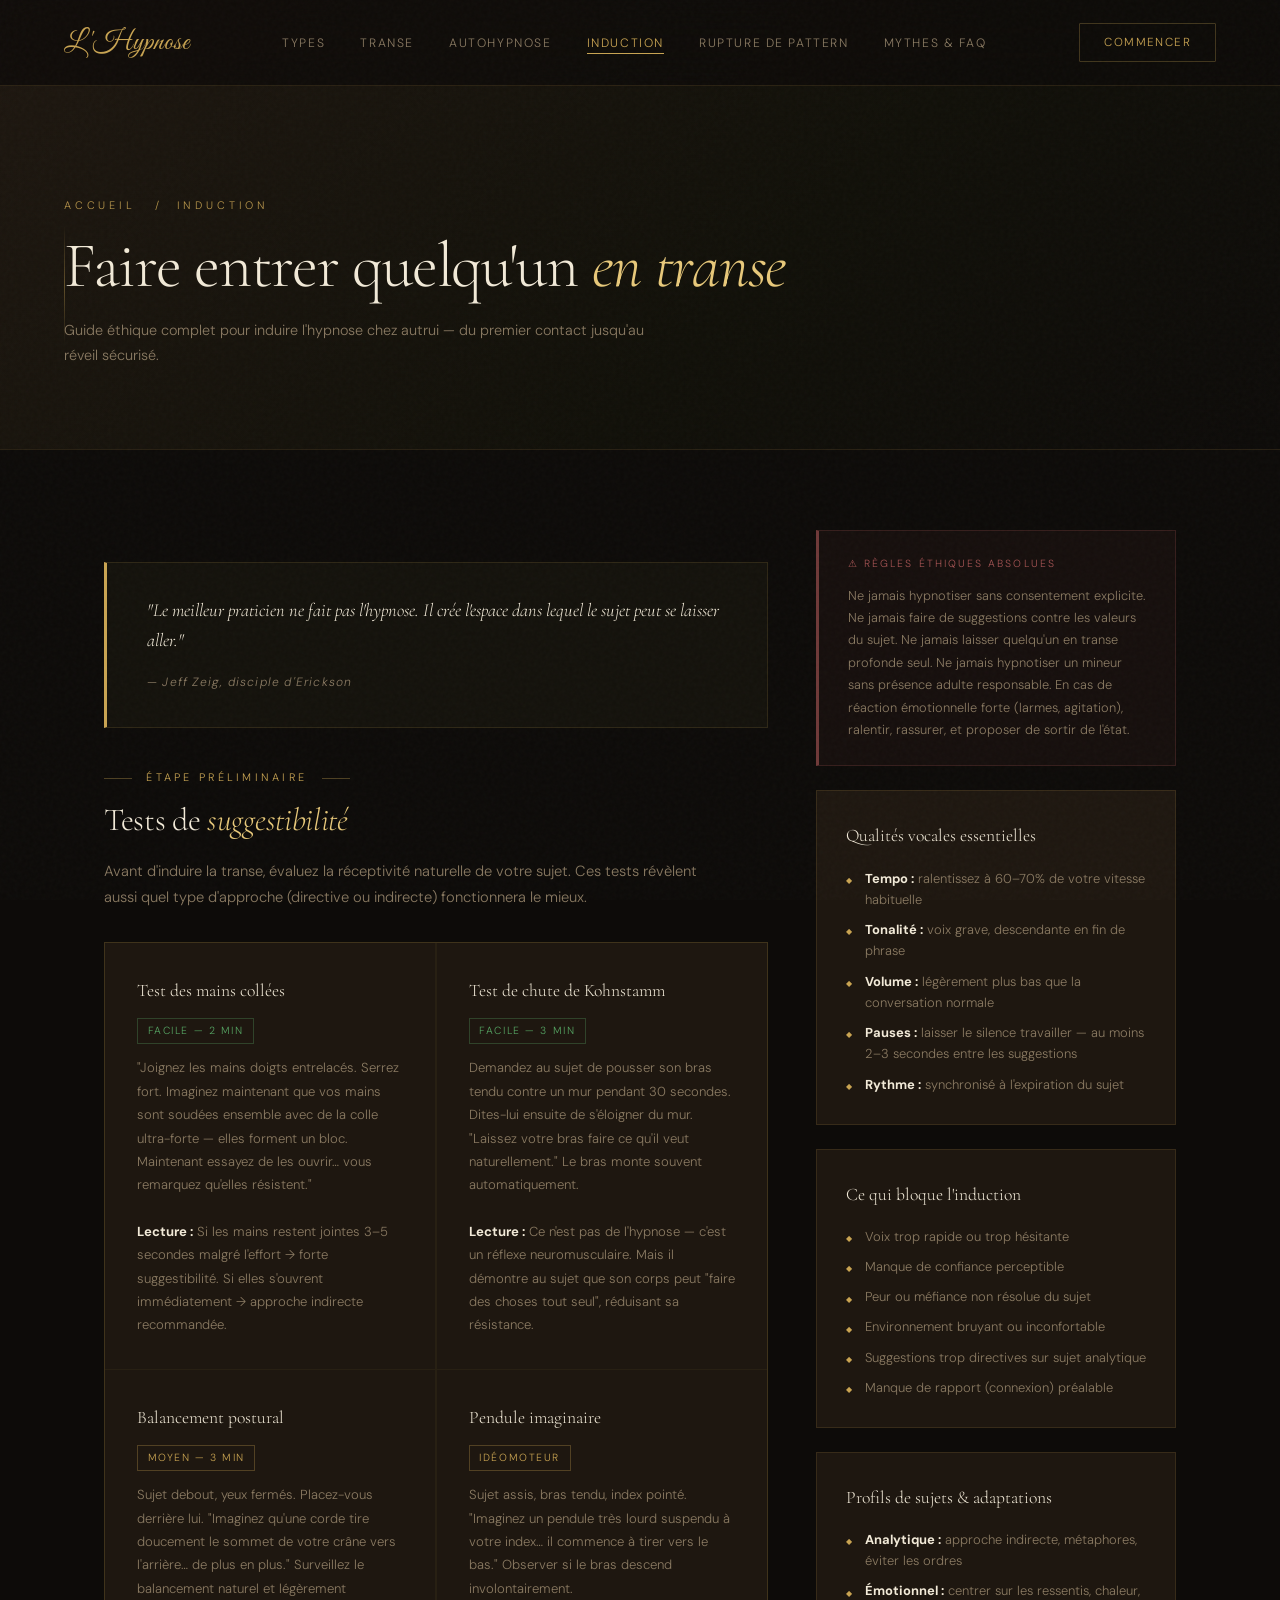
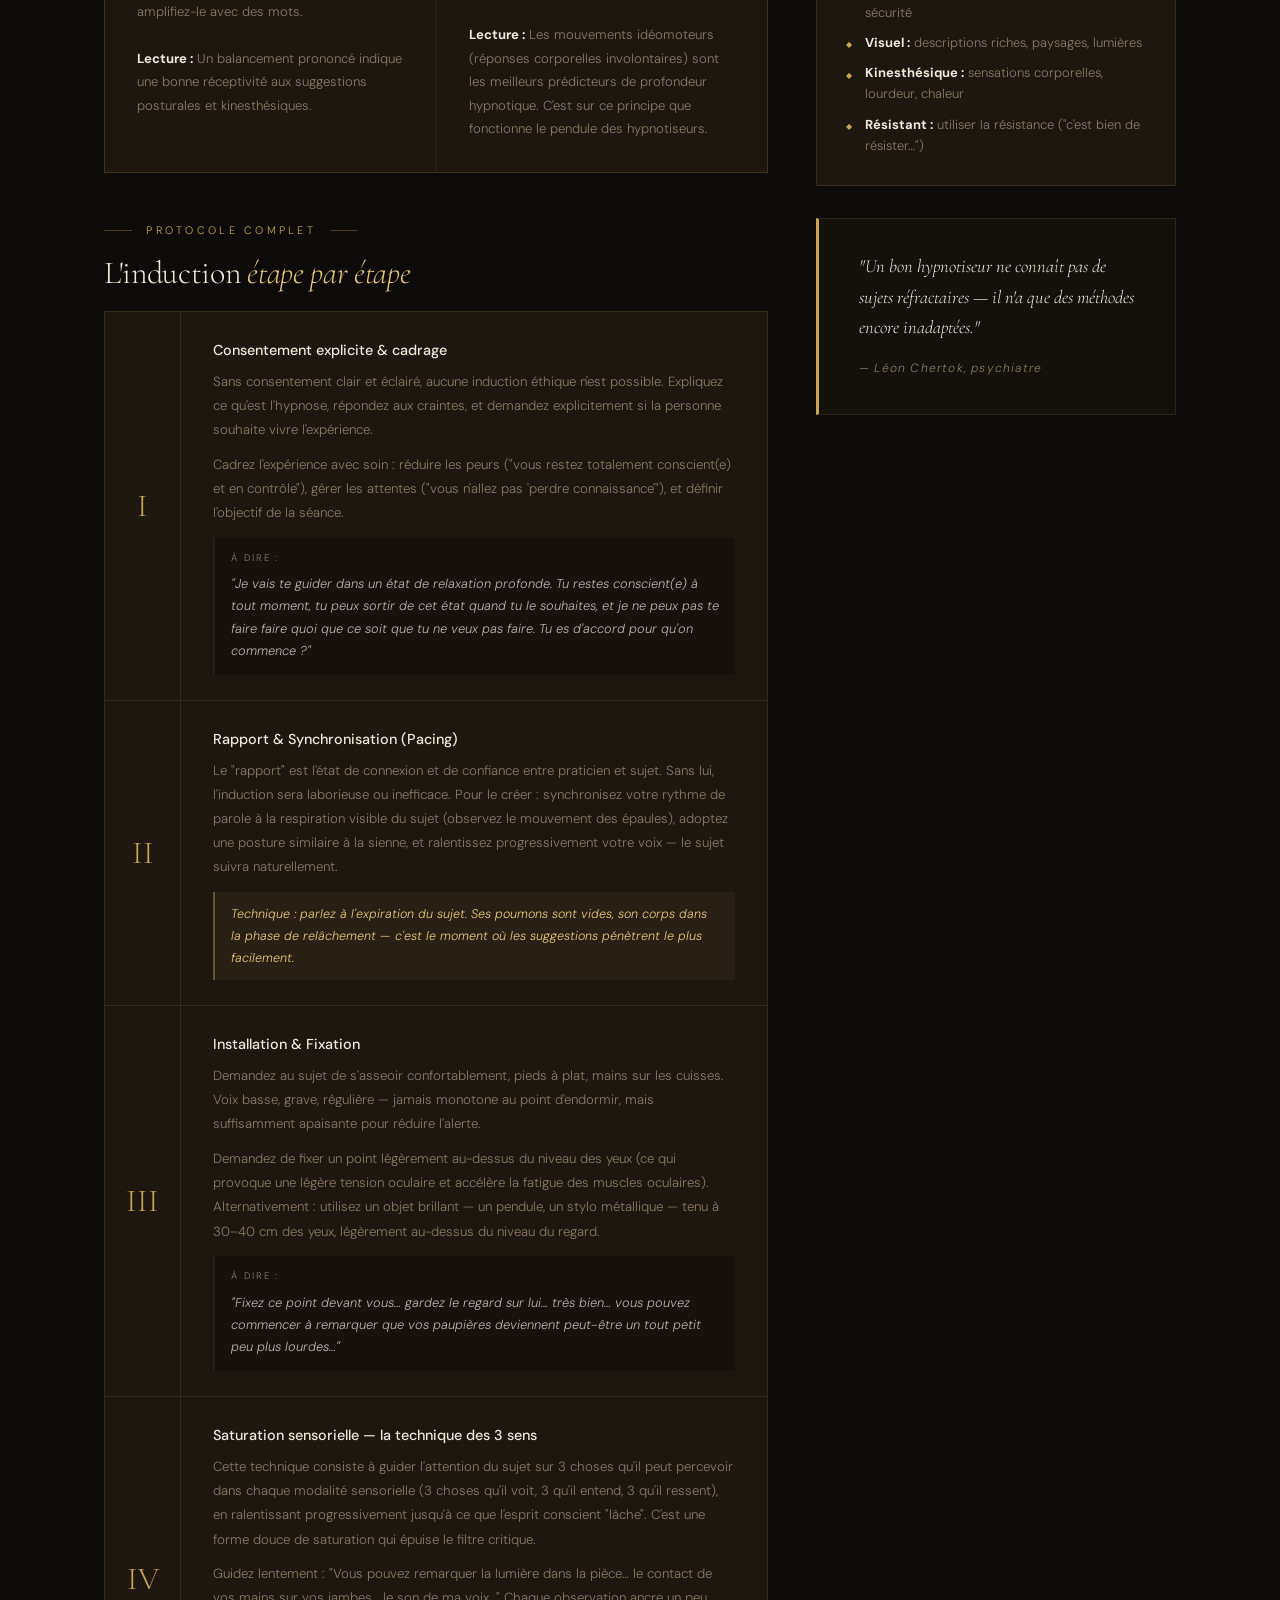
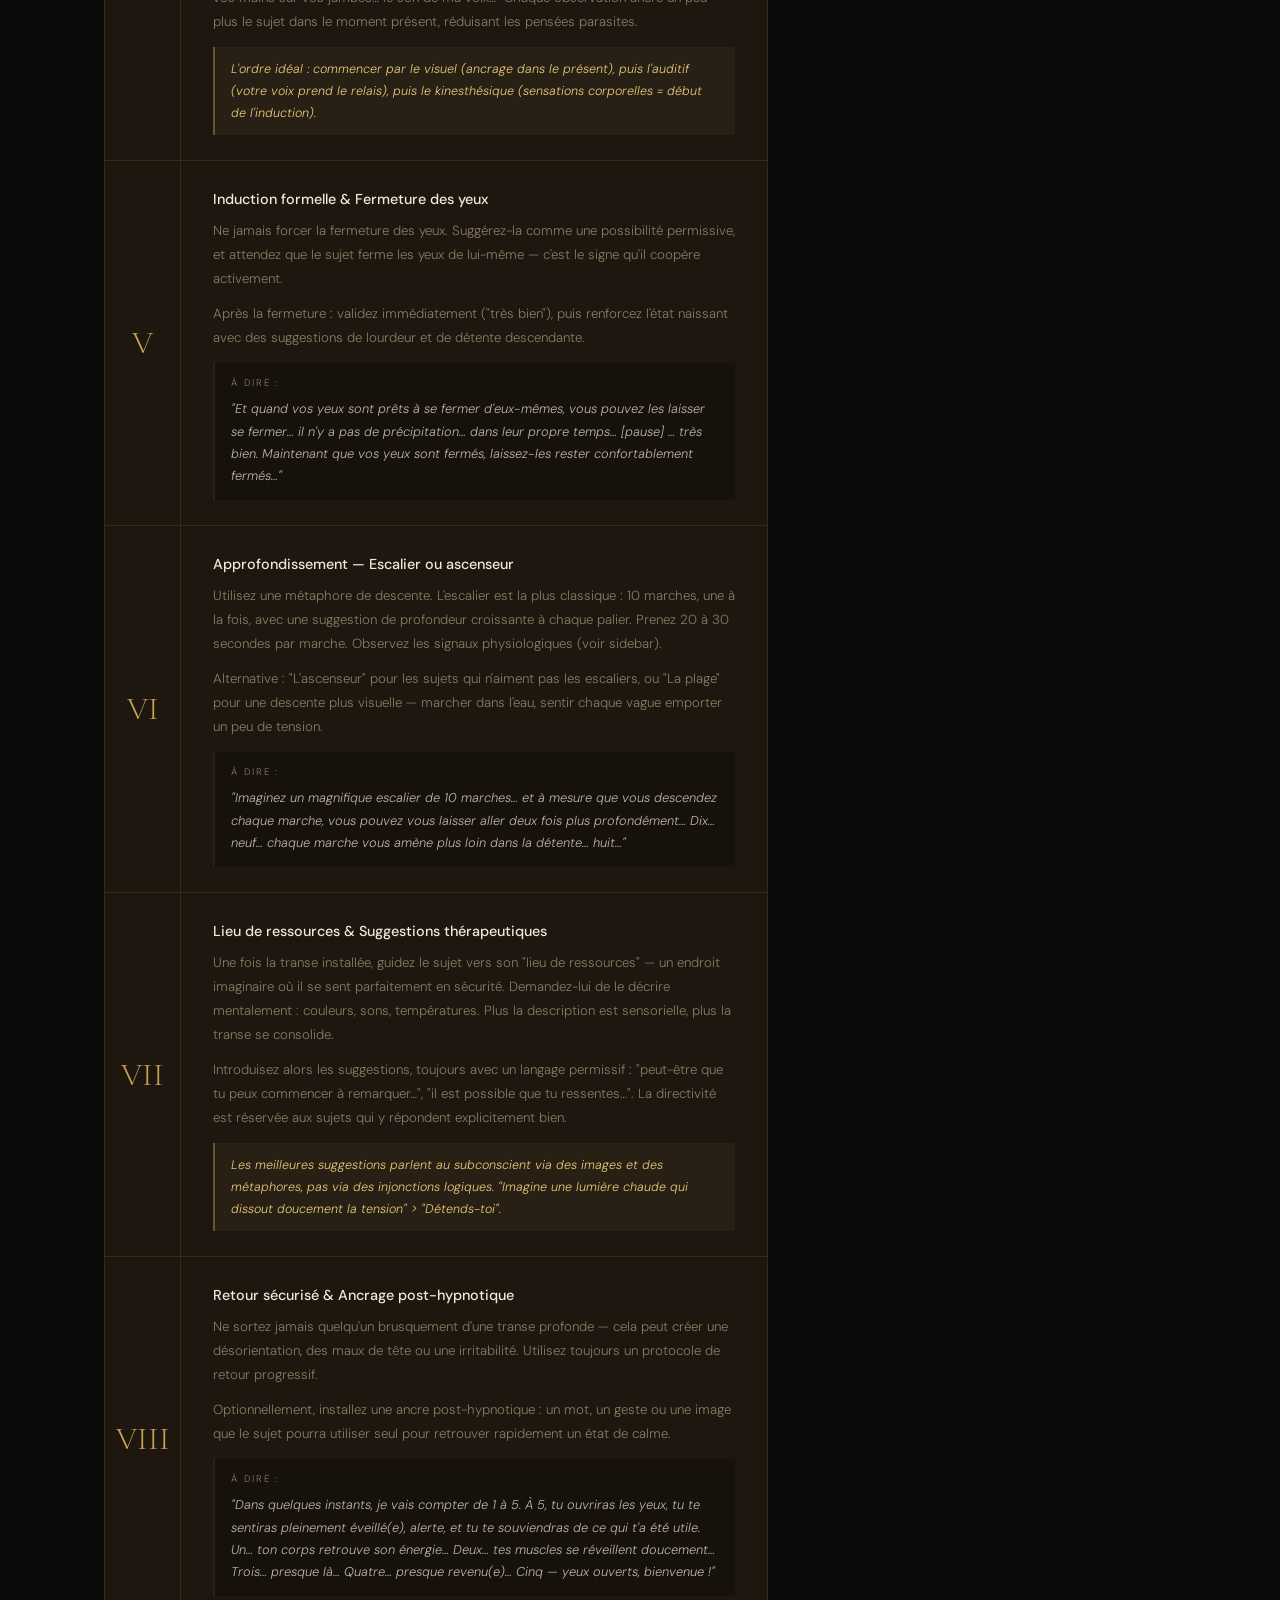
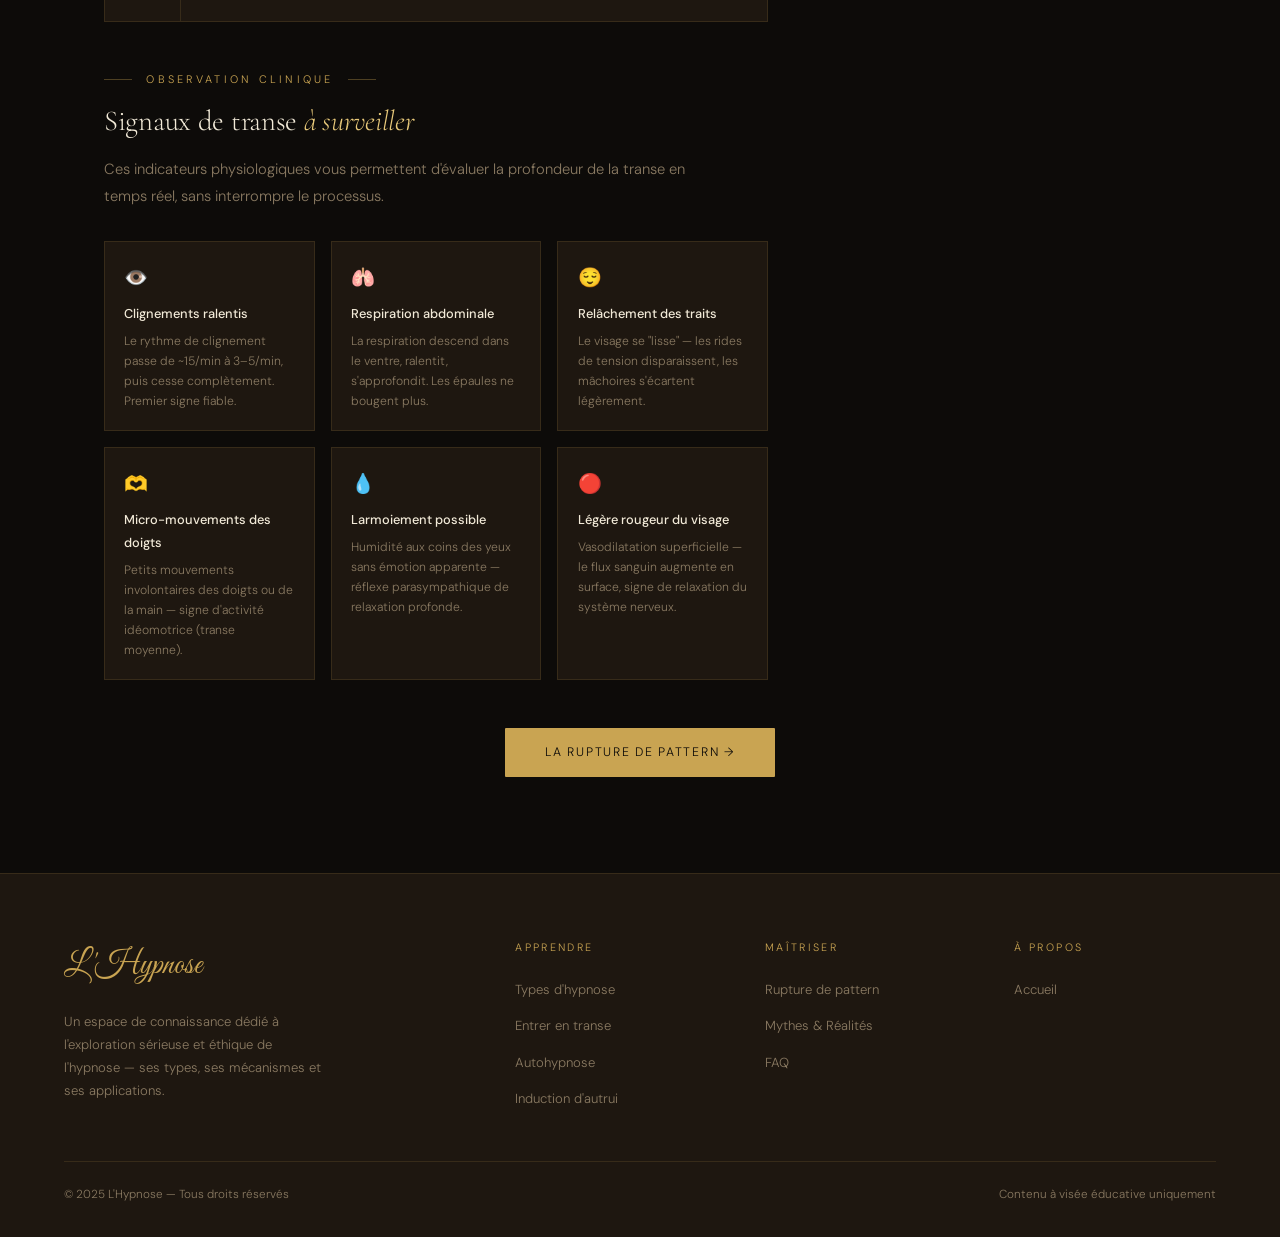
<file: docs/induction.html>
<!DOCTYPE html>
<html lang="fr">
<head>
<meta charset="UTF-8">
<meta name="viewport" content="width=device-width, initial-scale=1.0">
<title>Induction — L'Hypnose</title>
<link rel="stylesheet" href="style.css">
<style>
.two-col { display:grid; grid-template-columns:1fr 360px; gap:3rem; align-items:start; }
.sticky-sidebar { position:sticky; top:6rem; }
.sidebar-panel { padding:1.8rem; background:var(--brun); border:1px solid var(--border); margin-bottom:1.5rem; }
.sidebar-panel-title { font-family:'Cormorant Garamond',serif; font-size:1.1rem; color:var(--creme); margin-bottom:1rem; }
.sidebar-list { list-style:none; display:flex; flex-direction:column; gap:.55rem; }
.sidebar-list li { font-size:.81rem; color:var(--texte-sec); padding-left:1.2rem; position:relative; line-height:1.65; }
.sidebar-list li::before { content:'◆'; position:absolute; left:0; color:var(--or); font-size:.48rem; top:.4rem; }
.warn-box { padding:1.5rem 1.8rem; background:rgba(200,100,100,.05); border:1px solid rgba(200,100,100,.18); border-left:3px solid rgba(200,100,100,.5); margin-bottom:1.5rem; }
.warn-title { font-size:.65rem; letter-spacing:.2em; text-transform:uppercase; color:rgba(200,100,100,.8); margin-bottom:.7rem; }
.warn-text { font-size:.8rem; color:var(--texte-sec); line-height:1.75; }

.induction-steps { display:flex; flex-direction:column; gap:0; }
.ind-step { display:grid; grid-template-columns:76px 1fr; border:1px solid var(--border); border-bottom:none; background:var(--brun); transition:background .3s; }
.ind-step:hover { background:var(--brun-med); }
.ind-step:last-child { border-bottom:1px solid var(--border); }
.ind-num { padding:1.8rem 0; text-align:center; border-right:1px solid var(--border); display:flex; flex-direction:column; align-items:center; justify-content:center; }
.ind-num span { font-family:'Cormorant Garamond',serif; font-size:2rem; color:var(--or); font-weight:300; line-height:1; }
.ind-content { padding:1.6rem 2rem; }
.ind-title { color:var(--creme); font-size:.9rem; font-weight:500; margin-bottom:.4rem; }
.ind-text { font-size:.83rem; color:var(--texte-sec); line-height:1.82; }
.ind-text p { margin-bottom:.65rem; }
.ind-text strong { color:var(--creme); }
.ind-tip { margin-top:.8rem; padding:.65rem 1rem; background:rgba(201,164,82,.06); border-left:2px solid rgba(201,164,82,.4); font-size:.78rem; color:var(--or-clair); font-style:italic; }
.ind-say { margin-top:.8rem; padding:.75rem 1rem; background:rgba(0,0,0,.25); border-left:2px solid rgba(255,255,255,.07); font-size:.8rem; color:rgba(242,234,216,.75); font-style:italic; line-height:1.75; }
.ind-say::before { content:'À dire :'; display:block; font-style:normal; font-size:.6rem; letter-spacing:.2em; text-transform:uppercase; color:var(--texte-sec); margin-bottom:.4rem; }

.suggestibility-tests { display:grid; grid-template-columns:1fr 1fr; gap:1.5px; background:var(--border); border:1px solid var(--border); margin:2rem 0; }
.stest { background:var(--brun); padding:2rem; }
.stest-name { font-family:'Cormorant Garamond',serif; font-size:1.1rem; color:var(--creme); margin-bottom:.5rem; }
.stest-diff { font-size:.65rem; letter-spacing:.15em; text-transform:uppercase; margin-bottom:.8rem; display:inline-block; padding:.15rem .6rem; border:1px solid var(--border); }
.stest-diff.easy { color:rgba(100,200,120,.8); border-color:rgba(100,200,120,.25); }
.stest-diff.medium { color:var(--or); border-color:rgba(201,164,82,.3); }
.stest-text { font-size:.82rem; color:var(--texte-sec); line-height:1.78; }

.signals-grid { display:grid; grid-template-columns:repeat(3,1fr); gap:1rem; margin-top:2rem; }
.signal { padding:1.2rem; border:1px solid var(--border); background:var(--brun); }
.signal-icon { font-size:1.2rem; margin-bottom:.5rem; display:block; }
.signal-name { font-size:.8rem; color:var(--creme); margin-bottom:.3rem; font-weight:500; }
.signal-desc { font-size:.76rem; color:var(--texte-sec); line-height:1.65; }

@media(max-width:960px){
  .two-col { grid-template-columns:1fr; }
  .sticky-sidebar { position:static; }
  .suggestibility-tests { grid-template-columns:1fr; }
  .signals-grid { grid-template-columns:1fr 1fr; }
}
@media(max-width:600px){ .ind-step { grid-template-columns:50px 1fr; } .signals-grid { grid-template-columns:1fr; } }
</style>
</head>
<body>

<div class="page-hero">
  <div class="page-hero-bg"></div>
  <div class="page-hero-line"></div>
  <div class="page-hero-content">
    <div class="page-hero-eyebrow"><a href="index.html">Accueil</a> &nbsp;/&nbsp; Induction</div>
    <h1 class="page-hero-title">Faire entrer quelqu'un <em>en transe</em></h1>
    <p class="page-hero-sub">Guide éthique complet pour induire l'hypnose chez autrui — du premier contact jusqu'au réveil sécurisé.</p>
  </div>
</div>

<div class="content-wrap">
<div class="two-col">

  <!-- CONTENU PRINCIPAL -->
  <div>

    <div class="quote-block reveal">
      <blockquote>"Le meilleur praticien ne fait pas l'hypnose. Il crée l'espace dans lequel le sujet peut se laisser aller."</blockquote>
      <cite>— Jeff Zeig, disciple d'Erickson</cite>
    </div>

    <!-- TESTS DE SUGGESTIBILITÉ -->
    <div class="reveal" style="margin-top:2.5rem">
      <div class="s-eyebrow">Étape préliminaire</div>
      <h2 class="s-title" style="font-size:2rem">Tests de <em>suggestibilité</em></h2>
      <p class="s-lead">Avant d'induire la transe, évaluez la réceptivité naturelle de votre sujet. Ces tests révèlent aussi quel type d'approche (directive ou indirecte) fonctionnera le mieux.</p>
    </div>
    <div class="suggestibility-tests">
      <div class="stest reveal">
        <div class="stest-name">Test des mains collées</div>
        <span class="stest-diff easy">Facile — 2 min</span>
        <div class="stest-text">"Joignez les mains doigts entrelacés. Serrez fort. Imaginez maintenant que vos mains sont soudées ensemble avec de la colle ultra-forte — elles forment un bloc. Maintenant essayez de les ouvrir… vous remarquez qu'elles résistent." <br><br><strong style="color:var(--creme)">Lecture :</strong> Si les mains restent jointes 3–5 secondes malgré l'effort → forte suggestibilité. Si elles s'ouvrent immédiatement → approche indirecte recommandée.</div>
      </div>
      <div class="stest reveal">
        <div class="stest-name">Test de chute de Kohnstamm</div>
        <span class="stest-diff easy">Facile — 3 min</span>
        <div class="stest-text">Demandez au sujet de pousser son bras tendu contre un mur pendant 30 secondes. Dites-lui ensuite de s'éloigner du mur. "Laissez votre bras faire ce qu'il veut naturellement." Le bras monte souvent automatiquement. <br><br><strong style="color:var(--creme)">Lecture :</strong> Ce n'est pas de l'hypnose — c'est un réflexe neuromusculaire. Mais il démontre au sujet que son corps peut "faire des choses tout seul", réduisant sa résistance.</div>
      </div>
      <div class="stest reveal">
        <div class="stest-name">Balancement postural</div>
        <span class="stest-diff medium">Moyen — 3 min</span>
        <div class="stest-text">Sujet debout, yeux fermés. Placez-vous derrière lui. "Imaginez qu'une corde tire doucement le sommet de votre crâne vers l'arrière… de plus en plus." Surveillez le balancement naturel et légèrement amplifiez-le avec des mots. <br><br><strong style="color:var(--creme)">Lecture :</strong> Un balancement prononcé indique une bonne réceptivité aux suggestions posturales et kinesthésiques.</div>
      </div>
      <div class="stest reveal">
        <div class="stest-name">Pendule imaginaire</div>
        <span class="stest-diff medium">Idéomoteur</span>
        <div class="stest-text">Sujet assis, bras tendu, index pointé. "Imaginez un pendule très lourd suspendu à votre index… il commence à tirer vers le bas." Observer si le bras descend involontairement. <br><br><strong style="color:var(--creme)">Lecture :</strong> Les mouvements idéomoteurs (réponses corporelles involontaires) sont les meilleurs prédicteurs de profondeur hypnotique. C'est sur ce principe que fonctionne le pendule des hypnotiseurs.</div>
      </div>
    </div>

    <!-- PROTOCOLE D'INDUCTION -->
    <div class="reveal" style="margin-top:3rem">
      <div class="s-eyebrow">Protocole complet</div>
      <h2 class="s-title" style="font-size:2rem">L'induction <em>étape par étape</em></h2>
    </div>

    <div class="induction-steps">
      <div class="ind-step reveal">
        <div class="ind-num"><span>I</span></div>
        <div class="ind-content">
          <div class="ind-title">Consentement explicite &amp; cadrage</div>
          <div class="ind-text">
            <p>Sans consentement clair et éclairé, aucune induction éthique n'est possible. Expliquez ce qu'est l'hypnose, répondez aux craintes, et demandez explicitement si la personne souhaite vivre l'expérience.</p>
            <p>Cadrez l'expérience avec soin : réduire les peurs ("vous restez totalement conscient(e) et en contrôle"), gérer les attentes ("vous n'allez pas 'perdre connaissance'"), et définir l'objectif de la séance.</p>
          </div>
          <div class="ind-say">"Je vais te guider dans un état de relaxation profonde. Tu restes conscient(e) à tout moment, tu peux sortir de cet état quand tu le souhaites, et je ne peux pas te faire faire quoi que ce soit que tu ne veux pas faire. Tu es d'accord pour qu'on commence ?"</div>
        </div>
      </div>

      <div class="ind-step reveal">
        <div class="ind-num"><span>II</span></div>
        <div class="ind-content">
          <div class="ind-title">Rapport &amp; Synchronisation (Pacing)</div>
          <div class="ind-text">
            <p>Le "rapport" est l'état de connexion et de confiance entre praticien et sujet. Sans lui, l'induction sera laborieuse ou inefficace. Pour le créer : synchronisez votre rythme de parole à la respiration visible du sujet (observez le mouvement des épaules), adoptez une posture similaire à la sienne, et ralentissez progressivement votre voix — le sujet suivra naturellement.</p>
          </div>
          <div class="ind-tip">Technique : parlez à l'expiration du sujet. Ses poumons sont vides, son corps dans la phase de relâchement — c'est le moment où les suggestions pénètrent le plus facilement.</div>
        </div>
      </div>

      <div class="ind-step reveal">
        <div class="ind-num"><span>III</span></div>
        <div class="ind-content">
          <div class="ind-title">Installation &amp; Fixation</div>
          <div class="ind-text">
            <p>Demandez au sujet de s'asseoir confortablement, pieds à plat, mains sur les cuisses. Voix basse, grave, régulière — jamais monotone au point d'endormir, mais suffisamment apaisante pour réduire l'alerte.</p>
            <p>Demandez de fixer un point légèrement au-dessus du niveau des yeux (ce qui provoque une légère tension oculaire et accélère la fatigue des muscles oculaires). Alternativement : utilisez un objet brillant — un pendule, un stylo métallique — tenu à 30–40 cm des yeux, légèrement au-dessus du niveau du regard.</p>
          </div>
          <div class="ind-say">"Fixez ce point devant vous… gardez le regard sur lui… très bien… vous pouvez commencer à remarquer que vos paupières deviennent peut-être un tout petit peu plus lourdes…"</div>
        </div>
      </div>

      <div class="ind-step reveal">
        <div class="ind-num"><span>IV</span></div>
        <div class="ind-content">
          <div class="ind-title">Saturation sensorielle — la technique des 3 sens</div>
          <div class="ind-text">
            <p>Cette technique consiste à guider l'attention du sujet sur 3 choses qu'il peut percevoir dans chaque modalité sensorielle (3 choses qu'il voit, 3 qu'il entend, 3 qu'il ressent), en ralentissant progressivement jusqu'à ce que l'esprit conscient "lâche". C'est une forme douce de saturation qui épuise le filtre critique.</p>
            <p>Guidez lentement : "Vous pouvez remarquer la lumière dans la pièce… le contact de vos mains sur vos jambes… le son de ma voix…" Chaque observation ancre un peu plus le sujet dans le moment présent, réduisant les pensées parasites.</p>
          </div>
          <div class="ind-tip">L'ordre idéal : commencer par le visuel (ancrage dans le présent), puis l'auditif (votre voix prend le relais), puis le kinesthésique (sensations corporelles = début de l'induction).</div>
        </div>
      </div>

      <div class="ind-step reveal">
        <div class="ind-num"><span>V</span></div>
        <div class="ind-content">
          <div class="ind-title">Induction formelle &amp; Fermeture des yeux</div>
          <div class="ind-text">
            <p>Ne jamais forcer la fermeture des yeux. Suggérez-la comme une possibilité permissive, et attendez que le sujet ferme les yeux de lui-même — c'est le signe qu'il coopère activement.</p>
            <p>Après la fermeture : validez immédiatement ("très bien"), puis renforcez l'état naissant avec des suggestions de lourdeur et de détente descendante.</p>
          </div>
          <div class="ind-say">"Et quand vos yeux sont prêts à se fermer d'eux-mêmes, vous pouvez les laisser se fermer… il n'y a pas de précipitation… dans leur propre temps… [pause] … très bien. Maintenant que vos yeux sont fermés, laissez-les rester confortablement fermés…"</div>
        </div>
      </div>

      <div class="ind-step reveal">
        <div class="ind-num"><span>VI</span></div>
        <div class="ind-content">
          <div class="ind-title">Approfondissement — Escalier ou ascenseur</div>
          <div class="ind-text">
            <p>Utilisez une métaphore de descente. L'escalier est la plus classique : 10 marches, une à la fois, avec une suggestion de profondeur croissante à chaque palier. Prenez 20 à 30 secondes par marche. Observez les signaux physiologiques (voir sidebar).</p>
            <p>Alternative : "L'ascenseur" pour les sujets qui n'aiment pas les escaliers, ou "La plage" pour une descente plus visuelle — marcher dans l'eau, sentir chaque vague emporter un peu de tension.</p>
          </div>
          <div class="ind-say">"Imaginez un magnifique escalier de 10 marches… et à mesure que vous descendez chaque marche, vous pouvez vous laisser aller deux fois plus profondément… Dix… neuf… chaque marche vous amène plus loin dans la détente… huit…"</div>
        </div>
      </div>

      <div class="ind-step reveal">
        <div class="ind-num"><span>VII</span></div>
        <div class="ind-content">
          <div class="ind-title">Lieu de ressources &amp; Suggestions thérapeutiques</div>
          <div class="ind-text">
            <p>Une fois la transe installée, guidez le sujet vers son "lieu de ressources" — un endroit imaginaire où il se sent parfaitement en sécurité. Demandez-lui de le décrire mentalement : couleurs, sons, températures. Plus la description est sensorielle, plus la transe se consolide.</p>
            <p>Introduisez alors les suggestions, toujours avec un langage permissif : "peut-être que tu peux commencer à remarquer…", "il est possible que tu ressentes…". La directivité est réservée aux sujets qui y répondent explicitement bien.</p>
          </div>
          <div class="ind-tip">Les meilleures suggestions parlent au subconscient via des images et des métaphores, pas via des injonctions logiques. "Imagine une lumière chaude qui dissout doucement la tension" > "Détends-toi".</div>
        </div>
      </div>

      <div class="ind-step reveal">
        <div class="ind-num"><span>VIII</span></div>
        <div class="ind-content">
          <div class="ind-title">Retour sécurisé &amp; Ancrage post-hypnotique</div>
          <div class="ind-text">
            <p>Ne sortez jamais quelqu'un brusquement d'une transe profonde — cela peut créer une désorientation, des maux de tête ou une irritabilité. Utilisez toujours un protocole de retour progressif.</p>
            <p>Optionnellement, installez une ancre post-hypnotique : un mot, un geste ou une image que le sujet pourra utiliser seul pour retrouver rapidement un état de calme.</p>
          </div>
          <div class="ind-say">"Dans quelques instants, je vais compter de 1 à 5. À 5, tu ouvriras les yeux, tu te sentiras pleinement éveillé(e), alerte, et tu te souviendras de ce qui t'a été utile. Un… ton corps retrouve son énergie… Deux… tes muscles se réveillent doucement… Trois… presque là… Quatre… presque revenu(e)… Cinq — yeux ouverts, bienvenue !"</div>
        </div>
      </div>
    </div>

    <!-- SIGNAUX DE TRANSE -->
    <div class="reveal" style="margin-top:3rem">
      <div class="s-eyebrow">Observation clinique</div>
      <h3 class="s-title" style="font-size:1.8rem">Signaux de transe <em>à surveiller</em></h3>
      <p class="s-lead">Ces indicateurs physiologiques vous permettent d'évaluer la profondeur de la transe en temps réel, sans interrompre le processus.</p>
    </div>
    <div class="signals-grid">
      <div class="signal reveal">
        <span class="signal-icon">👁️</span>
        <div class="signal-name">Clignements ralentis</div>
        <div class="signal-desc">Le rythme de clignement passe de ~15/min à 3–5/min, puis cesse complètement. Premier signe fiable.</div>
      </div>
      <div class="signal reveal">
        <span class="signal-icon">🫁</span>
        <div class="signal-name">Respiration abdominale</div>
        <div class="signal-desc">La respiration descend dans le ventre, ralentit, s'approfondit. Les épaules ne bougent plus.</div>
      </div>
      <div class="signal reveal">
        <span class="signal-icon">😌</span>
        <div class="signal-name">Relâchement des traits</div>
        <div class="signal-desc">Le visage se "lisse" — les rides de tension disparaissent, les mâchoires s'écartent légèrement.</div>
      </div>
      <div class="signal reveal">
        <span class="signal-icon">🫶</span>
        <div class="signal-name">Micro-mouvements des doigts</div>
        <div class="signal-desc">Petits mouvements involontaires des doigts ou de la main — signe d'activité idéomotrice (transe moyenne).</div>
      </div>
      <div class="signal reveal">
        <span class="signal-icon">💧</span>
        <div class="signal-name">Larmoiement possible</div>
        <div class="signal-desc">Humidité aux coins des yeux sans émotion apparente — réflexe parasympathique de relaxation profonde.</div>
      </div>
      <div class="signal reveal">
        <span class="signal-icon">🔴</span>
        <div class="signal-name">Légère rougeur du visage</div>
        <div class="signal-desc">Vasodilatation superficielle — le flux sanguin augmente en surface, signe de relaxation du système nerveux.</div>
      </div>
    </div>

  </div><!-- /main -->

  <!-- SIDEBAR -->
  <div class="sticky-sidebar">
    <div class="warn-box reveal">
      <div class="warn-title">⚠ Règles éthiques absolues</div>
      <div class="warn-text">Ne jamais hypnotiser sans consentement explicite. Ne jamais faire de suggestions contre les valeurs du sujet. Ne jamais laisser quelqu'un en transe profonde seul. Ne jamais hypnotiser un mineur sans présence adulte responsable. En cas de réaction émotionnelle forte (larmes, agitation), ralentir, rassurer, et proposer de sortir de l'état.</div>
    </div>
    <div class="sidebar-panel reveal">
      <div class="sidebar-panel-title">Qualités vocales essentielles</div>
      <ul class="sidebar-list">
        <li><strong style="color:var(--creme)">Tempo :</strong> ralentissez à 60–70% de votre vitesse habituelle</li>
        <li><strong style="color:var(--creme)">Tonalité :</strong> voix grave, descendante en fin de phrase</li>
        <li><strong style="color:var(--creme)">Volume :</strong> légèrement plus bas que la conversation normale</li>
        <li><strong style="color:var(--creme)">Pauses :</strong> laisser le silence travailler — au moins 2–3 secondes entre les suggestions</li>
        <li><strong style="color:var(--creme)">Rythme :</strong> synchronisé à l'expiration du sujet</li>
      </ul>
    </div>
    <div class="sidebar-panel reveal">
      <div class="sidebar-panel-title">Ce qui bloque l'induction</div>
      <ul class="sidebar-list">
        <li>Voix trop rapide ou trop hésitante</li>
        <li>Manque de confiance perceptible</li>
        <li>Peur ou méfiance non résolue du sujet</li>
        <li>Environnement bruyant ou inconfortable</li>
        <li>Suggestions trop directives sur sujet analytique</li>
        <li>Manque de rapport (connexion) préalable</li>
      </ul>
    </div>
    <div class="sidebar-panel reveal">
      <div class="sidebar-panel-title">Profils de sujets &amp; adaptations</div>
      <ul class="sidebar-list">
        <li><strong style="color:var(--creme)">Analytique :</strong> approche indirecte, métaphores, éviter les ordres</li>
        <li><strong style="color:var(--creme)">Émotionnel :</strong> centrer sur les ressentis, chaleur, sécurité</li>
        <li><strong style="color:var(--creme)">Visuel :</strong> descriptions riches, paysages, lumières</li>
        <li><strong style="color:var(--creme)">Kinesthésique :</strong> sensations corporelles, lourdeur, chaleur</li>
        <li><strong style="color:var(--creme)">Résistant :</strong> utiliser la résistance ("c'est bien de résister…")</li>
      </ul>
    </div>
    <div class="quote-block reveal">
      <blockquote>"Un bon hypnotiseur ne connaît pas de sujets réfractaires — il n'a que des méthodes encore inadaptées."</blockquote>
      <cite>— Léon Chertok, psychiatre</cite>
    </div>
  </div>

</div><!-- /two-col -->

<div style="text-align:center;padding:2rem 0 1rem;margin-top:1rem" class="reveal">
  <a href="rupture.html" style="padding:.85rem 2.5rem;background:var(--or);color:var(--noir);text-decoration:none;font-size:.77rem;letter-spacing:.14em;text-transform:uppercase;font-family:'DM Sans',sans-serif;border-radius:1px;display:inline-block">La rupture de pattern →</a>
</div>

</div><!-- /content-wrap -->

<script src="nav.js"></script>
<script>
document.addEventListener('DOMContentLoaded', () => {
  const obs = new IntersectionObserver(entries => {
    entries.forEach((e,i) => { if(e.isIntersecting) setTimeout(()=>e.target.classList.add('visible'), i*60); });
  }, {threshold:.05});
  document.querySelectorAll('.reveal').forEach(el => obs.observe(el));
});
</script>
</body>
</html>
</file>
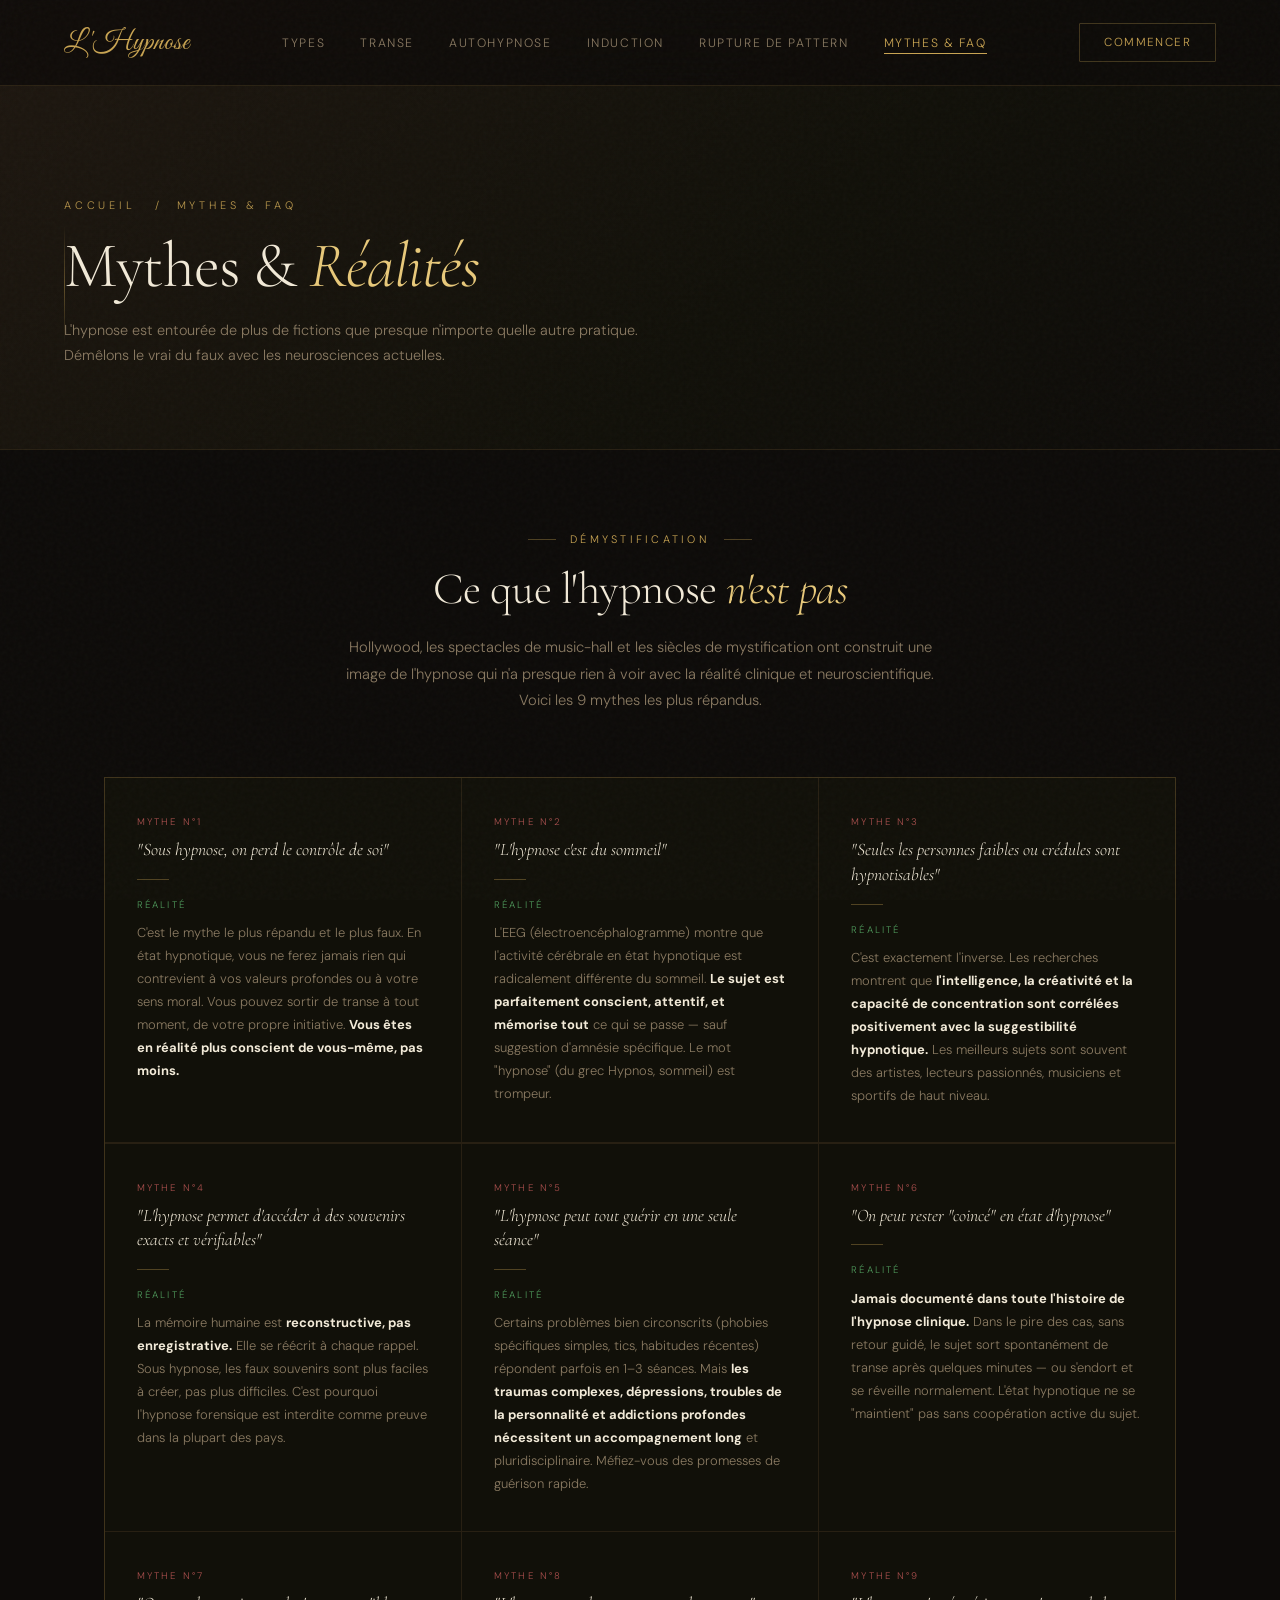
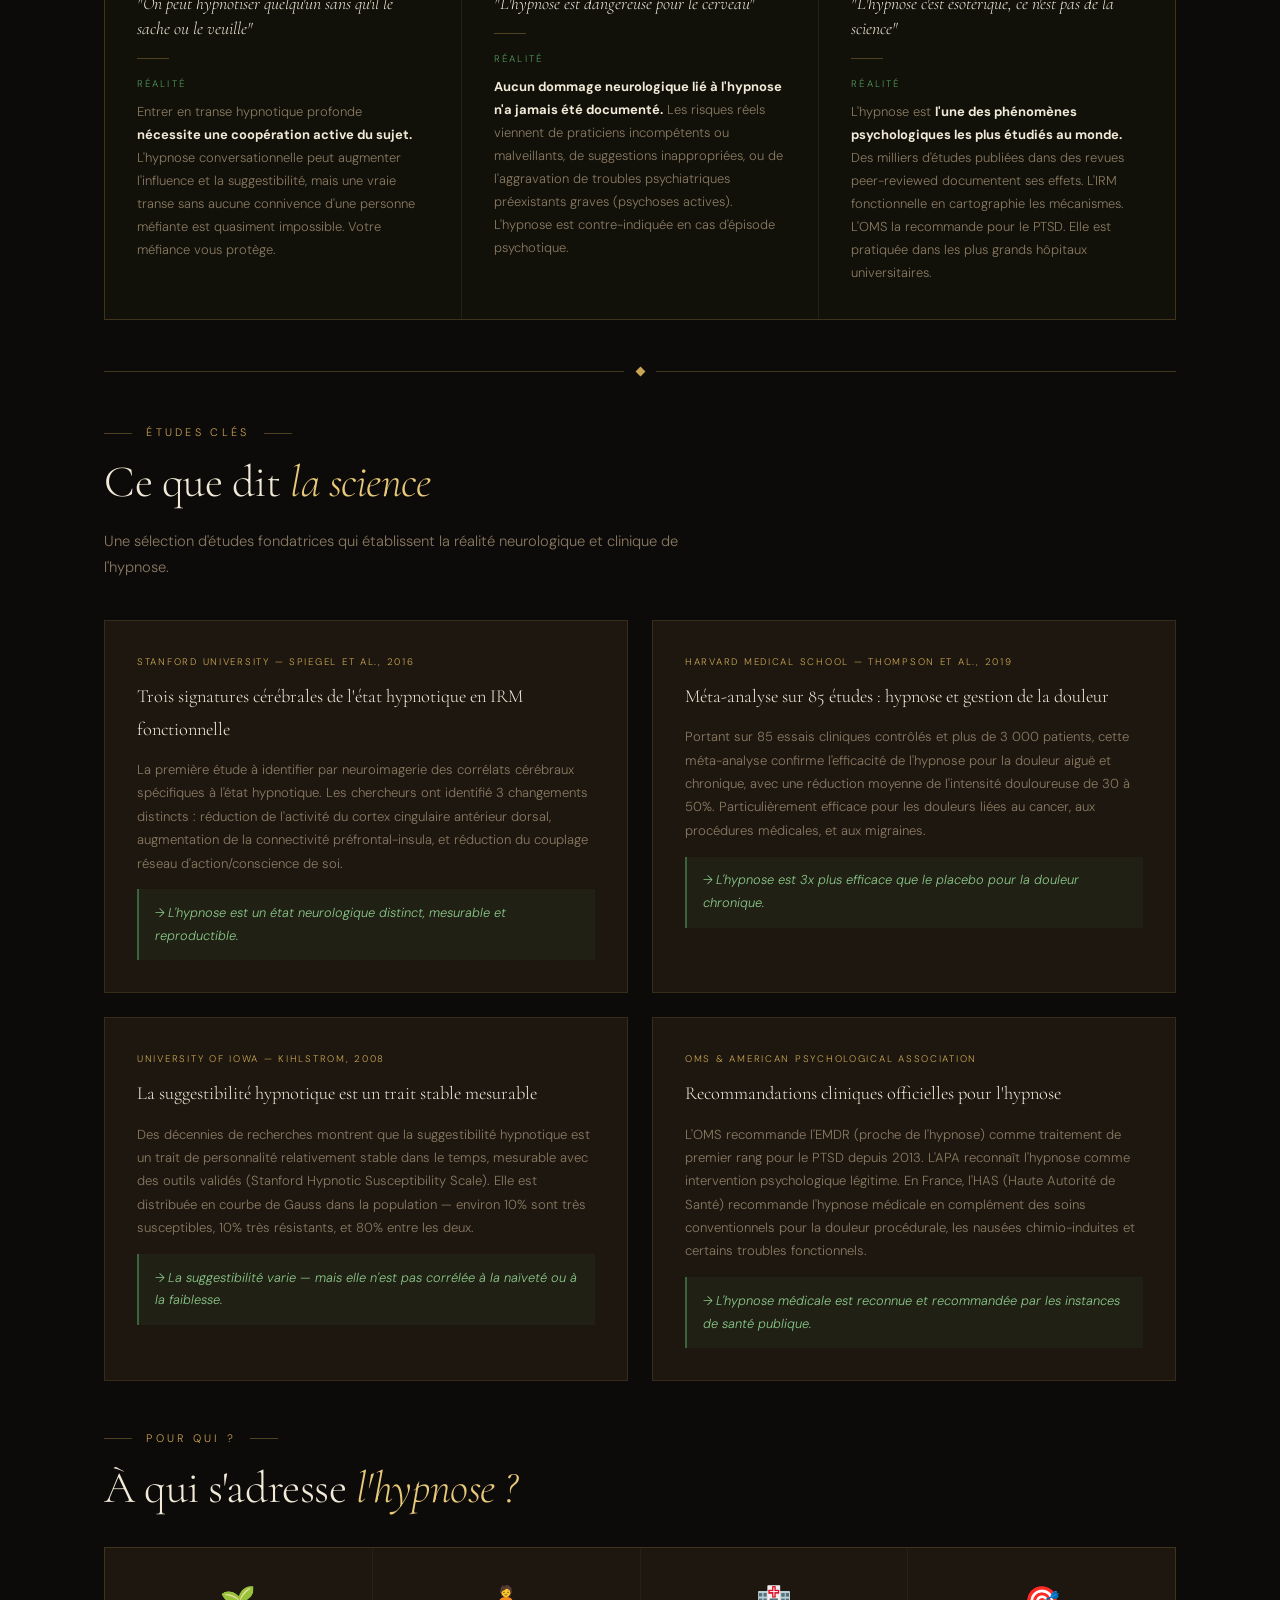
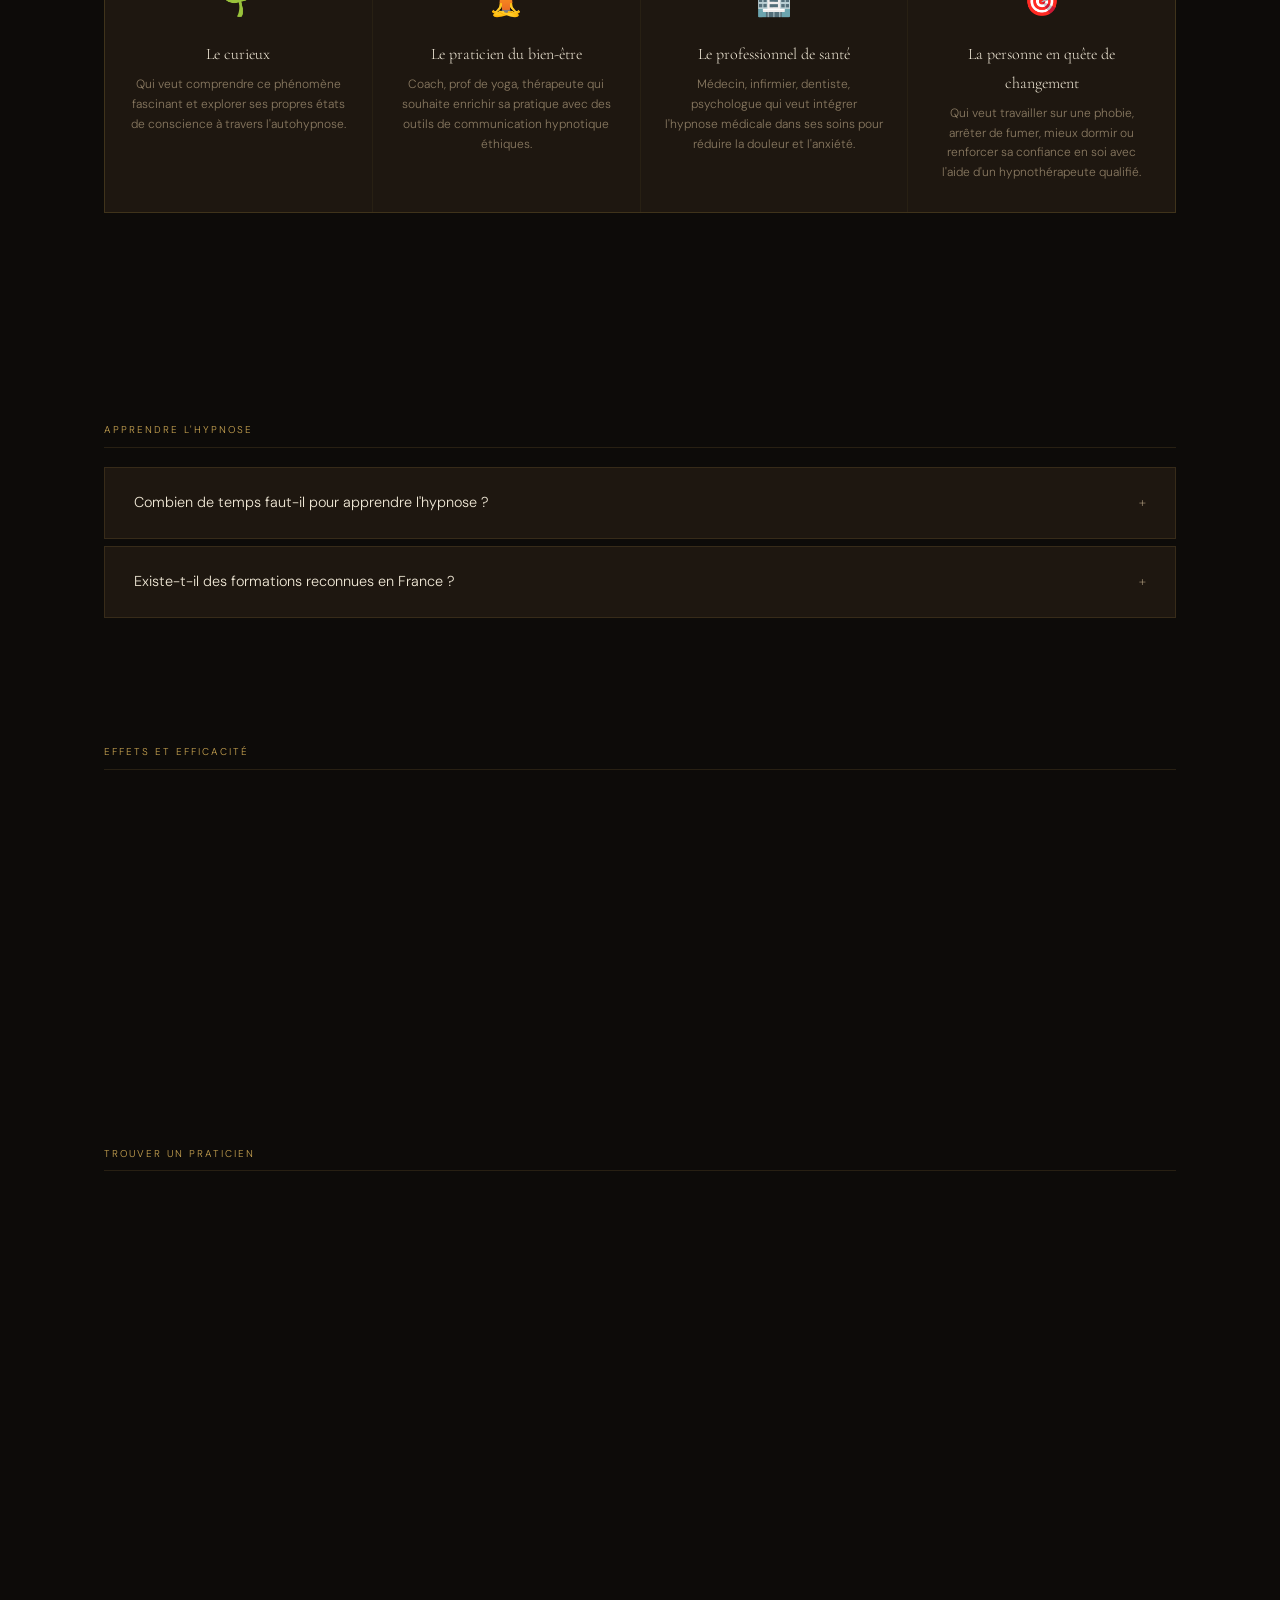
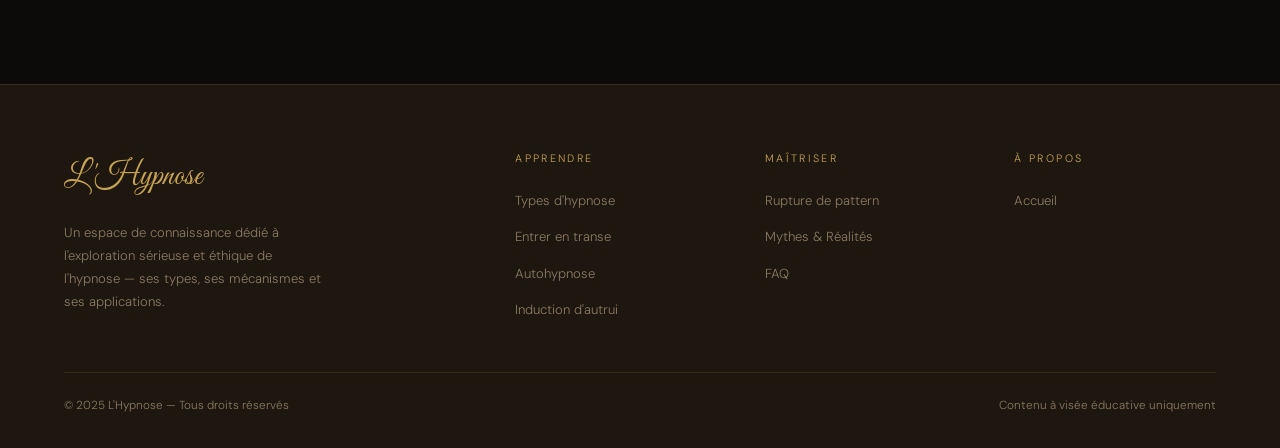
<file: docs/mythes.html>
<!DOCTYPE html>
<html lang="fr">
<head>
<meta charset="UTF-8">
<meta name="viewport" content="width=device-width, initial-scale=1.0">
<title>Mythes & Réalités — L'Hypnose</title>
<link rel="stylesheet" href="style.css">
<style>
/* Mythes */
.mythes-intro { max-width:720px; margin:0 auto 4rem; text-align:center; }
.mythes-grid { display:grid; grid-template-columns:repeat(3,1fr); gap:1.5px; background:var(--border); border:1px solid var(--border); margin:2.5rem 0; }
.mythe-card { background:var(--encre); padding:2.2rem 2rem; transition:background .3s; }
.mythe-card:hover { background:var(--brun); }
.mythe-label { font-size:.6rem; letter-spacing:.22em; text-transform:uppercase; color:rgba(220,100,100,.75); margin-bottom:.5rem; display:block; }
.mythe-claim { font-family:'Cormorant Garamond',serif; font-size:1.1rem; color:var(--creme); font-style:italic; margin-bottom:1rem; line-height:1.4; }
.mythe-sep { width:32px; height:1px; background:var(--or); opacity:.35; margin-bottom:1rem; }
.realite-label { font-size:.6rem; letter-spacing:.22em; text-transform:uppercase; color:rgba(100,200,120,.75); margin-bottom:.5rem; display:block; }
.mythe-truth { font-size:.81rem; color:var(--texte-sec); line-height:1.78; }
.mythe-truth strong { color:var(--creme); }

/* Science section */
.science-grid { display:grid; grid-template-columns:1fr 1fr; gap:1.5rem; margin:2.5rem 0; }
.sci-card { padding:2rem; border:1px solid var(--border); background:var(--brun); }
.sci-study { font-size:.6rem; letter-spacing:.18em; text-transform:uppercase; color:var(--or); margin-bottom:.6rem; display:block; }
.sci-title { font-family:'Cormorant Garamond',serif; font-size:1.15rem; color:var(--creme); margin-bottom:.8rem; }
.sci-text { font-size:.82rem; color:var(--texte-sec); line-height:1.78; }
.sci-result { margin-top:.9rem; padding:.8rem 1rem; background:rgba(100,200,120,.05); border-left:2px solid rgba(100,200,120,.4); font-size:.8rem; color:rgba(150,220,150,.9); font-style:italic; }

/* FAQ */
.faq-section { margin-top:4rem; }
.faq-list { display:flex; flex-direction:column; gap:.4rem; }
.faq-item { border:1px solid var(--border); background:var(--brun); overflow:hidden; }
.faq-q { padding:1.4rem 1.8rem; cursor:pointer; display:flex; justify-content:space-between; align-items:center; color:var(--creme); font-size:.9rem; transition:color .25s; user-select:none; }
.faq-q:hover { color:var(--or); }
.faq-icon { color:var(--texte-sec); font-size:.85rem; transition:transform .3s; flex-shrink:0; margin-left:1rem; }
.faq-item.open .faq-icon { transform:rotate(45deg); color:var(--or); }
.faq-a { display:none; padding:0 1.8rem 1.5rem; border-top:1px solid var(--border); }
.faq-a-inner { padding-top:1.2rem; font-size:.84rem; color:var(--texte-sec); line-height:1.85; }
.faq-a-inner p { margin-bottom:.7rem; }
.faq-a-inner strong { color:var(--creme); }
.faq-item.open .faq-a { display:block; }
.faq-category { font-size:.62rem; letter-spacing:.2em; text-transform:uppercase; color:var(--or); margin:2.5rem 0 .8rem; padding-bottom:.5rem; border-bottom:1px solid var(--border); }

/* Qui peut pratiquer */
.profils-grid { display:grid; grid-template-columns:repeat(4,1fr); gap:1px; background:var(--border); border:1px solid var(--border); margin:2rem 0; }
.profil { background:var(--brun); padding:1.8rem 1.5rem; text-align:center; }
.profil-icon { font-size:1.8rem; margin-bottom:.8rem; display:block; }
.profil-name { font-family:'Cormorant Garamond',serif; font-size:1rem; color:var(--creme); margin-bottom:.4rem; }
.profil-text { font-size:.75rem; color:var(--texte-sec); line-height:1.65; }

@media(max-width:960px){
  .mythes-grid { grid-template-columns:1fr 1fr; }
  .science-grid { grid-template-columns:1fr; }
  .profils-grid { grid-template-columns:1fr 1fr; }
}
@media(max-width:600px){
  .mythes-grid { grid-template-columns:1fr; }
  .profils-grid { grid-template-columns:1fr; }
}
</style>
</head>
<body>

<div class="page-hero">
  <div class="page-hero-bg"></div>
  <div class="page-hero-line"></div>
  <div class="page-hero-content">
    <div class="page-hero-eyebrow"><a href="index.html">Accueil</a> &nbsp;/&nbsp; Mythes &amp; FAQ</div>
    <h1 class="page-hero-title">Mythes &amp; <em>Réalités</em></h1>
    <p class="page-hero-sub">L'hypnose est entourée de plus de fictions que presque n'importe quelle autre pratique. Démêlons le vrai du faux avec les neurosciences actuelles.</p>
  </div>
</div>

<div class="content-wrap">

  <!-- INTRO -->
  <div class="mythes-intro reveal">
    <div class="s-eyebrow" style="justify-content:center">Démystification</div>
    <h2 class="s-title">Ce que l'hypnose <em>n'est pas</em></h2>
    <p class="s-lead" style="margin:1rem auto 0">Hollywood, les spectacles de music-hall et les siècles de mystification ont construit une image de l'hypnose qui n'a presque rien à voir avec la réalité clinique et neuroscientifique. Voici les 9 mythes les plus répandus.</p>
  </div>

  <!-- MYTHES -->
  <div class="mythes-grid">

    <div class="mythe-card reveal">
      <span class="mythe-label">Mythe n°1</span>
      <div class="mythe-claim">"Sous hypnose, on perd le contrôle de soi"</div>
      <div class="mythe-sep"></div>
      <span class="realite-label">Réalité</span>
      <div class="mythe-truth">C'est le mythe le plus répandu et le plus faux. En état hypnotique, vous ne ferez jamais rien qui contrevient à vos valeurs profondes ou à votre sens moral. Vous pouvez sortir de transe à tout moment, de votre propre initiative. <strong>Vous êtes en réalité plus conscient de vous-même, pas moins.</strong></div>
    </div>

    <div class="mythe-card reveal">
      <span class="mythe-label">Mythe n°2</span>
      <div class="mythe-claim">"L'hypnose c'est du sommeil"</div>
      <div class="mythe-sep"></div>
      <span class="realite-label">Réalité</span>
      <div class="mythe-truth">L'EEG (électroencéphalogramme) montre que l'activité cérébrale en état hypnotique est radicalement différente du sommeil. <strong>Le sujet est parfaitement conscient, attentif, et mémorise tout</strong> ce qui se passe — sauf suggestion d'amnésie spécifique. Le mot "hypnose" (du grec Hypnos, sommeil) est trompeur.</div>
    </div>

    <div class="mythe-card reveal">
      <span class="mythe-label">Mythe n°3</span>
      <div class="mythe-claim">"Seules les personnes faibles ou crédules sont hypnotisables"</div>
      <div class="mythe-sep"></div>
      <span class="realite-label">Réalité</span>
      <div class="mythe-truth">C'est exactement l'inverse. Les recherches montrent que <strong>l'intelligence, la créativité et la capacité de concentration sont corrélées positivement avec la suggestibilité hypnotique.</strong> Les meilleurs sujets sont souvent des artistes, lecteurs passionnés, musiciens et sportifs de haut niveau.</div>
    </div>

    <div class="mythe-card reveal">
      <span class="mythe-label">Mythe n°4</span>
      <div class="mythe-claim">"L'hypnose permet d'accéder à des souvenirs exacts et vérifiables"</div>
      <div class="mythe-sep"></div>
      <span class="realite-label">Réalité</span>
      <div class="mythe-truth">La mémoire humaine est <strong>reconstructive, pas enregistrative.</strong> Elle se réécrit à chaque rappel. Sous hypnose, les faux souvenirs sont plus faciles à créer, pas plus difficiles. C'est pourquoi l'hypnose forensique est interdite comme preuve dans la plupart des pays.</div>
    </div>

    <div class="mythe-card reveal">
      <span class="mythe-label">Mythe n°5</span>
      <div class="mythe-claim">"L'hypnose peut tout guérir en une seule séance"</div>
      <div class="mythe-sep"></div>
      <span class="realite-label">Réalité</span>
      <div class="mythe-truth">Certains problèmes bien circonscrits (phobies spécifiques simples, tics, habitudes récentes) répondent parfois en 1–3 séances. Mais <strong>les traumas complexes, dépressions, troubles de la personnalité et addictions profondes nécessitent un accompagnement long</strong> et pluridisciplinaire. Méfiez-vous des promesses de guérison rapide.</div>
    </div>

    <div class="mythe-card reveal">
      <span class="mythe-label">Mythe n°6</span>
      <div class="mythe-claim">"On peut rester "coincé" en état d'hypnose"</div>
      <div class="mythe-sep"></div>
      <span class="realite-label">Réalité</span>
      <div class="mythe-truth"><strong>Jamais documenté dans toute l'histoire de l'hypnose clinique.</strong> Dans le pire des cas, sans retour guidé, le sujet sort spontanément de transe après quelques minutes — ou s'endort et se réveille normalement. L'état hypnotique ne se "maintient" pas sans coopération active du sujet.</div>
    </div>

    <div class="mythe-card reveal">
      <span class="mythe-label">Mythe n°7</span>
      <div class="mythe-claim">"On peut hypnotiser quelqu'un sans qu'il le sache ou le veuille"</div>
      <div class="mythe-sep"></div>
      <span class="realite-label">Réalité</span>
      <div class="mythe-truth">Entrer en transe hypnotique profonde <strong>nécessite une coopération active du sujet.</strong> L'hypnose conversationnelle peut augmenter l'influence et la suggestibilité, mais une vraie transe sans aucune connivence d'une personne méfiante est quasiment impossible. Votre méfiance vous protège.</div>
    </div>

    <div class="mythe-card reveal">
      <span class="mythe-label">Mythe n°8</span>
      <div class="mythe-claim">"L'hypnose est dangereuse pour le cerveau"</div>
      <div class="mythe-sep"></div>
      <span class="realite-label">Réalité</span>
      <div class="mythe-truth"><strong>Aucun dommage neurologique lié à l'hypnose n'a jamais été documenté.</strong> Les risques réels viennent de praticiens incompétents ou malveillants, de suggestions inappropriées, ou de l'aggravation de troubles psychiatriques préexistants graves (psychoses actives). L'hypnose est contre-indiquée en cas d'épisode psychotique.</div>
    </div>

    <div class="mythe-card reveal">
      <span class="mythe-label">Mythe n°9</span>
      <div class="mythe-claim">"L'hypnose c'est ésotérique, ce n'est pas de la science"</div>
      <div class="mythe-sep"></div>
      <span class="realite-label">Réalité</span>
      <div class="mythe-truth">L'hypnose est <strong>l'une des phénomènes psychologiques les plus étudiés au monde.</strong> Des milliers d'études publiées dans des revues peer-reviewed documentent ses effets. L'IRM fonctionnelle en cartographie les mécanismes. L'OMS la recommande pour le PTSD. Elle est pratiquée dans les plus grands hôpitaux universitaires.</div>
    </div>

  </div>

  <!-- CE QUE DIT LA SCIENCE -->
  <div class="divider reveal"><div class="divider-line"></div><div class="divider-diamond"></div><div class="divider-line"></div></div>

  <div class="reveal">
    <div class="s-eyebrow">Études clés</div>
    <h2 class="s-title">Ce que dit <em>la science</em></h2>
    <p class="s-lead">Une sélection d'études fondatrices qui établissent la réalité neurologique et clinique de l'hypnose.</p>
  </div>
  <div class="science-grid">
    <div class="sci-card reveal">
      <span class="sci-study">Stanford University — Spiegel et al., 2016</span>
      <div class="sci-title">Trois signatures cérébrales de l'état hypnotique en IRM fonctionnelle</div>
      <div class="sci-text">La première étude à identifier par neuroimagerie des corrélats cérébraux spécifiques à l'état hypnotique. Les chercheurs ont identifié 3 changements distincts : réduction de l'activité du cortex cingulaire antérieur dorsal, augmentation de la connectivité préfrontal-insula, et réduction du couplage réseau d'action/conscience de soi.</div>
      <div class="sci-result">→ L'hypnose est un état neurologique distinct, mesurable et reproductible.</div>
    </div>
    <div class="sci-card reveal">
      <span class="sci-study">Harvard Medical School — Thompson et al., 2019</span>
      <div class="sci-title">Méta-analyse sur 85 études : hypnose et gestion de la douleur</div>
      <div class="sci-text">Portant sur 85 essais cliniques contrôlés et plus de 3 000 patients, cette méta-analyse confirme l'efficacité de l'hypnose pour la douleur aiguë et chronique, avec une réduction moyenne de l'intensité douloureuse de 30 à 50%. Particulièrement efficace pour les douleurs liées au cancer, aux procédures médicales, et aux migraines.</div>
      <div class="sci-result">→ L'hypnose est 3x plus efficace que le placebo pour la douleur chronique.</div>
    </div>
    <div class="sci-card reveal">
      <span class="sci-study">University of Iowa — Kihlstrom, 2008</span>
      <div class="sci-title">La suggestibilité hypnotique est un trait stable mesurable</div>
      <div class="sci-text">Des décennies de recherches montrent que la suggestibilité hypnotique est un trait de personnalité relativement stable dans le temps, mesurable avec des outils validés (Stanford Hypnotic Susceptibility Scale). Elle est distribuée en courbe de Gauss dans la population — environ 10% sont très susceptibles, 10% très résistants, et 80% entre les deux.</div>
      <div class="sci-result">→ La suggestibilité varie — mais elle n'est pas corrélée à la naïveté ou à la faiblesse.</div>
    </div>
    <div class="sci-card reveal">
      <span class="sci-study">OMS & American Psychological Association</span>
      <div class="sci-title">Recommandations cliniques officielles pour l'hypnose</div>
      <div class="sci-text">L'OMS recommande l'EMDR (proche de l'hypnose) comme traitement de premier rang pour le PTSD depuis 2013. L'APA reconnaît l'hypnose comme intervention psychologique légitime. En France, l'HAS (Haute Autorité de Santé) recommande l'hypnose médicale en complément des soins conventionnels pour la douleur procédurale, les nausées chimio-induites et certains troubles fonctionnels.</div>
      <div class="sci-result">→ L'hypnose médicale est reconnue et recommandée par les instances de santé publique.</div>
    </div>
  </div>

  <!-- QUI PEUT PRATIQUER -->
  <div class="reveal" style="margin-top:3rem">
    <div class="s-eyebrow">Pour qui ?</div>
    <h2 class="s-title">À qui s'adresse <em>l'hypnose ?</em></h2>
  </div>
  <div class="profils-grid">
    <div class="profil reveal">
      <span class="profil-icon">🌱</span>
      <div class="profil-name">Le curieux</div>
      <div class="profil-text">Qui veut comprendre ce phénomène fascinant et explorer ses propres états de conscience à travers l'autohypnose.</div>
    </div>
    <div class="profil reveal">
      <span class="profil-icon">🧘</span>
      <div class="profil-name">Le praticien du bien-être</div>
      <div class="profil-text">Coach, prof de yoga, thérapeute qui souhaite enrichir sa pratique avec des outils de communication hypnotique éthiques.</div>
    </div>
    <div class="profil reveal">
      <span class="profil-icon">🏥</span>
      <div class="profil-name">Le professionnel de santé</div>
      <div class="profil-text">Médecin, infirmier, dentiste, psychologue qui veut intégrer l'hypnose médicale dans ses soins pour réduire la douleur et l'anxiété.</div>
    </div>
    <div class="profil reveal">
      <span class="profil-icon">🎯</span>
      <div class="profil-name">La personne en quête de changement</div>
      <div class="profil-text">Qui veut travailler sur une phobie, arrêter de fumer, mieux dormir ou renforcer sa confiance en soi avec l'aide d'un hypnothérapeute qualifié.</div>
    </div>
  </div>

  <!-- FAQ -->
  <div class="faq-section" id="faq">
    <div class="reveal">
      <div class="s-eyebrow">Questions fréquentes</div>
      <h2 class="s-title">Vos questions, <em>nos réponses</em></h2>
    </div>

    <div class="faq-list">
      <div class="faq-category">Apprendre l'hypnose</div>

      <div class="faq-item reveal">
        <div class="faq-q" onclick="toggleFaq(this)">Combien de temps faut-il pour apprendre l'hypnose ?<span class="faq-icon">+</span></div>
        <div class="faq-a"><div class="faq-a-inner">
          <p>Cela dépend de l'objectif. <strong>L'autohypnose</strong> s'apprend en quelques semaines de pratique quotidienne de 15–20 minutes. Des résultats sont souvent perceptibles dès la première séance.</p>
          <p>Pour <strong>pratiquer sur autrui</strong> à titre personnel (non professionnel), comptez 6 à 12 mois de pratique régulière avec des bases théoriques solides. Pour exercer en tant qu'<strong>hypnothérapeute professionnel</strong>, les formations sérieuses durent entre 1 et 3 ans (200 à 500 heures selon les écoles). La maîtrise — comme tout art — est un processus de toute une vie.</p>
        </div></div>
      </div>

      <div class="faq-item reveal">
        <div class="faq-q" onclick="toggleFaq(this)">Existe-t-il des formations reconnues en France ?<span class="faq-icon">+</span></div>
        <div class="faq-a"><div class="faq-a-inner">
          <p>Oui. Plusieurs organisations structurent la profession en France :</p>
          <p><strong>La Chambre Syndicale de l'Hypnose (CSH)</strong> — organisation représentative des hypnothérapeutes.<br>
          <strong>L'AFHyp</strong> (Association Française pour l'étude de l'Hypnose Médicale) — pour les professionnels de santé.<br>
          <strong>L'IFHE</strong> (Institut Français d'Hypnose Ericksonienne) et plusieurs instituts régionaux proposent des formations de qualité.</p>
          <p>Méfiez-vous des certifications obtenues en 2–3 jours de week-end : elles sont insuffisantes pour une pratique sérieuse. Une bonne formation inclut au minimum 200h de cours théoriques ET pratiques, avec supervision.</p>
        </div></div>
      </div>

      <div class="faq-item reveal">
        <div class="faq-q" onclick="toggleFaq(this)">Peut-on s'hypnotiser avec des vidéos YouTube ou des applications ?<span class="faq-icon">+</span></div>
        <div class="faq-a"><div class="faq-a-inner">
          <p>Oui, avec des nuances. Les <strong>séances guidées audio/vidéo</strong> peuvent induire des états de relaxation profonde et de transe légère, parfois suffisants pour des objectifs simples (relaxation, sommeil, confiance). Des études montrent leur efficacité partielle pour la gestion du stress.</p>
          <p>Cependant, elles manquent de <strong>personnalisation</strong> — un bon hypnothérapeute adapte chaque séance à la réalité unique de la personne, observe ses réactions en temps réel, et ajuste son approche. Pour des enjeux thérapeutiques significatifs (phobies, traumas, troubles persistants), rien ne remplace un praticien en direct.</p>
        </div></div>
      </div>

      <div class="faq-category">Effets et efficacité</div>

      <div class="faq-item reveal">
        <div class="faq-q" onclick="toggleFaq(this)">L'hypnose peut-elle aider à arrêter de fumer ?<span class="faq-icon">+</span></div>
        <div class="faq-a"><div class="faq-a-inner">
          <p>C'est l'une des applications les mieux documentées. Une méta-analyse de 2010 dans le <em>International Journal of Clinical and Experimental Hypnosis</em> montre que l'hypnose est significativement plus efficace que les substituts nicotiniques seuls ou l'arrêt sans aide.</p>
          <p>Les meilleurs résultats combinent <strong>2–3 séances d'hypnose ericksonienne</strong> avec un travail sur les déclencheurs comportementaux, la gestion du stress, et parfois un traitement médical si nécessaire. La motivation du patient est le facteur prédictif le plus important : l'hypnose amplifie la volonté, elle ne la remplace pas.</p>
        </div></div>
      </div>

      <div class="faq-item reveal">
        <div class="faq-q" onclick="toggleFaq(this)">Quelle est la différence entre hypnose et méditation ?<span class="faq-icon">+</span></div>
        <div class="faq-a"><div class="faq-a-inner">
          <p>Les deux états partagent des caractéristiques neurologiques communes : activation des ondes alpha et thêta, réduction de l'activité du réseau du mode par défaut (le "mental qui tourne"), focalisation de l'attention.</p>
          <p>La différence principale est <strong>l'orientation</strong> : la méditation vise généralement un état de conscience "ouvert" ou d'observation sans attachement — on observe ses pensées sans les diriger. L'hypnose oriente l'attention vers un <strong>objectif précis</strong> et implique des suggestions directionnelles. L'une n'exclut pas l'autre — de nombreux méditants expérimentés sont d'excellents sujets hypnotiques.</p>
        </div></div>
      </div>

      <div class="faq-item reveal">
        <div class="faq-q" onclick="toggleFaq(this)">Est-ce que tout le monde peut être hypnotisé ?<span class="faq-icon">+</span></div>
        <div class="faq-a"><div class="faq-a-inner">
          <p>Environ <strong>85–90%</strong> de la population peut entrer en transe hypnotique légère à moyenne. Seulement 10–15% sont des "somnambulistes" naturels atteignant très facilement des transes profondes. Les 10–15% restants semblent très résistants à l'hypnose classique — mais répondent souvent bien aux approches indirectes ericksoniennes.</p>
          <p>La résistance n'est jamais absolue. Elle dépend souvent du contexte (confiance, lieu, état émotionnel) et de la méthode utilisée. Un praticien expérimenté trouve généralement un chemin, même avec les sujets difficiles.</p>
        </div></div>
      </div>

      <div class="faq-item reveal">
        <div class="faq-q" onclick="toggleFaq(this)">L'hypnose fonctionne-t-elle sur les enfants ?<span class="faq-icon">+</span></div>
        <div class="faq-a"><div class="faq-a-inner">
          <p>Oui — et souvent très bien. Les enfants entre 7 et 14 ans ont généralement une <strong>suggestibilité hypnotique plus élevée</strong> que les adultes, car leur esprit critique est encore moins développé et leur imagination naturellement plus active.</p>
          <p>L'hypnose pédiatrique est utilisée dans des hôpitaux spécialisés pour gérer la douleur lors des soins (pansements de brûlures, ponctions lombaires), réduire l'anxiété pré-opératoire, et traiter certains troubles fonctionnels (énurésie, tics, phobies scolaires). Elle nécessite toujours la présence et le consentement des parents, et un praticien spécialement formé à cette population.</p>
        </div></div>
      </div>

      <div class="faq-category">Trouver un praticien</div>

      <div class="faq-item reveal">
        <div class="faq-q" onclick="toggleFaq(this)">Comment choisir un bon hypnothérapeute ?<span class="faq-icon">+</span></div>
        <div class="faq-a"><div class="faq-a-inner">
          <p><strong>Vérifiez la formation :</strong> au minimum 200h dans une école reconnue. Demandez-leur de vous décrire leur parcours de formation — un bon praticien est fier de le détailler.</p>
          <p><strong>Méfiez-vous des red flags :</strong> promesses de guérison garantie en une séance pour des problèmes complexes, tarifs anormalement bas OU très élevés sans justification, praticien qui vous décourage de consulter un médecin en parallèle, qui entretient une dépendance en multipliant les séances sans objectif clair.</p>
          <p><strong>Bons signes :</strong> premier entretien gratuit ou court pour établir le rapport et cadrer l'objectif, approche collaborative ("on travaille ensemble"), respect de votre rythme, transparence sur les techniques utilisées, et encouragement vers l'autonomie à terme.</p>
        </div></div>
      </div>

      <div class="faq-item reveal">
        <div class="faq-q" onclick="toggleFaq(this)">Combien coûte une séance d'hypnothérapie ?<span class="faq-icon">+</span></div>
        <div class="faq-a"><div class="faq-a-inner">
          <p>En France, les tarifs varient généralement entre <strong>60 et 150€ la séance</strong> d'environ 1h à 1h30. Les praticiens avec une formation de base de santé (médecin, psychologue, infirmier) peuvent facturer davantage — et certains peuvent être partiellement remboursés via les complémentaires santé.</p>
          <p>L'hypnose n'est pas remboursée par la Sécurité Sociale en France, sauf dans le cadre de soins hospitaliers. Certaines mutuelles remboursent cependant une partie des séances avec un praticien certifié — vérifiez votre contrat.</p>
        </div></div>
      </div>

      <div class="faq-item reveal">
        <div class="faq-q" onclick="toggleFaq(this)">L'hypnose à distance (en visioconférence) fonctionne-t-elle ?<span class="faq-icon">+</span></div>
        <div class="faq-a"><div class="faq-a-inner">
          <p>Oui, dans une large mesure. Plusieurs études publiées pendant et après la pandémie de Covid confirment que l'hypnose via visioconférence produit des effets comparables à l'hypnose en présentiel pour la majorité des applications (gestion du stress, sommeil, phobies légères, confiance en soi).</p>
          <p>Les limites : le praticien ne peut pas observer aussi finement les signaux physiologiques subtils, et certaines techniques kinesthésiques (ancrages physiques, inductions par contact) sont impossibles. Pour des traumas complexes ou des transes très profondes, le présentiel reste préférable.</p>
        </div></div>
      </div>

    </div>
  </div><!-- /faq -->

  <div style="text-align:center;padding:4rem 0 1rem" class="reveal">
    <p style="font-size:.84rem;color:var(--texte-sec);margin-bottom:1.8rem">Vous avez parcouru tous nos modules. Prêt à commencer la pratique ?</p>
    <div style="display:flex;gap:1rem;justify-content:center;flex-wrap:wrap">
      <a href="autohypnose.html" style="padding:.85rem 2.5rem;background:var(--or);color:var(--noir);text-decoration:none;font-size:.77rem;letter-spacing:.14em;text-transform:uppercase;font-family:'DM Sans',sans-serif;border-radius:1px;display:inline-block">Commencer l'autohypnose →</a>
      <a href="index.html" style="padding:.85rem 2.5rem;border:1px solid var(--border-fort);color:var(--or);text-decoration:none;font-size:.77rem;letter-spacing:.14em;text-transform:uppercase;font-family:'DM Sans',sans-serif;border-radius:1px;display:inline-block">← Accueil</a>
    </div>
  </div>

</div>

<script src="nav.js"></script>
<script>
function toggleFaq(q) {
  const item = q.parentElement;
  const wasOpen = item.classList.contains('open');
  // Fermer tous les autres
  document.querySelectorAll('.faq-item.open').forEach(i => i.classList.remove('open'));
  if (!wasOpen) item.classList.add('open');
}
document.addEventListener('DOMContentLoaded', () => {
  const obs = new IntersectionObserver(entries => {
    entries.forEach((e,i) => { if(e.isIntersecting) setTimeout(()=>e.target.classList.add('visible'), i*60); });
  }, {threshold:.05});
  document.querySelectorAll('.reveal').forEach(el => obs.observe(el));
});
</script>
</body>
</html>
</file>
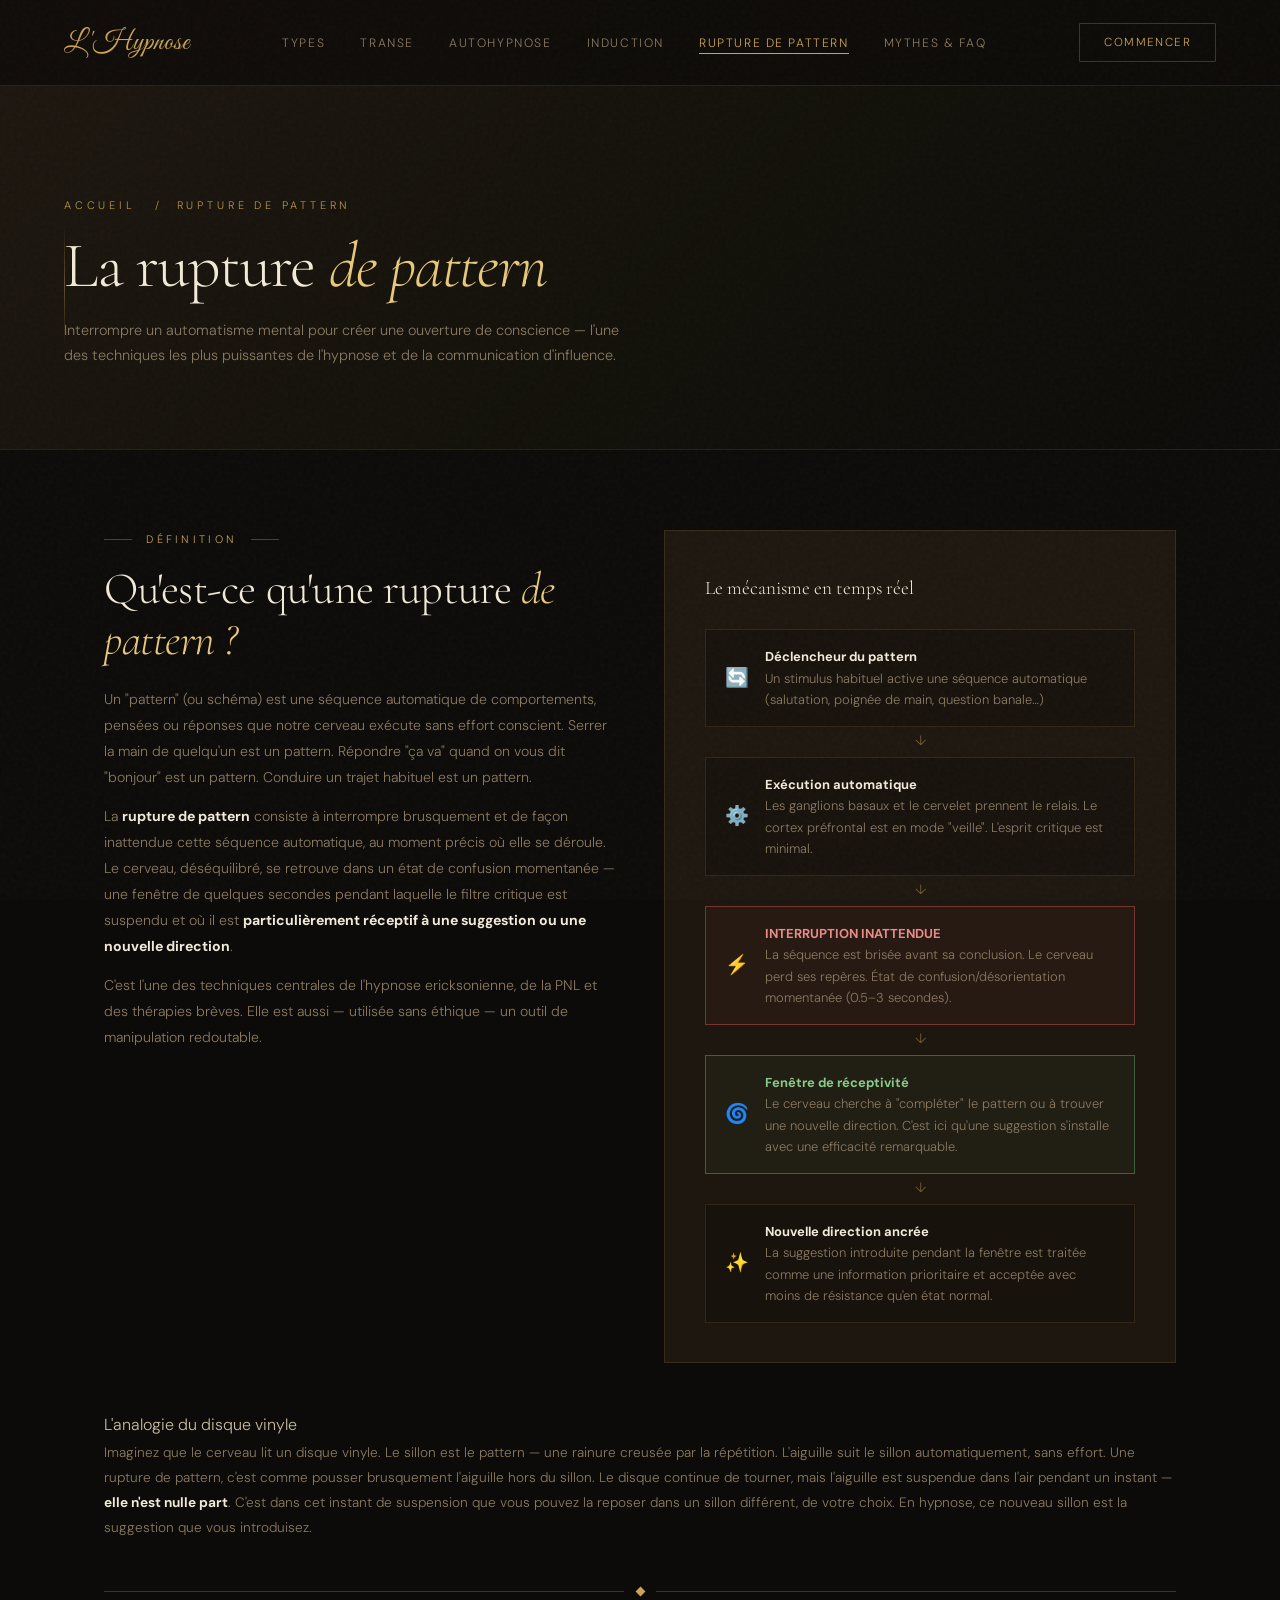
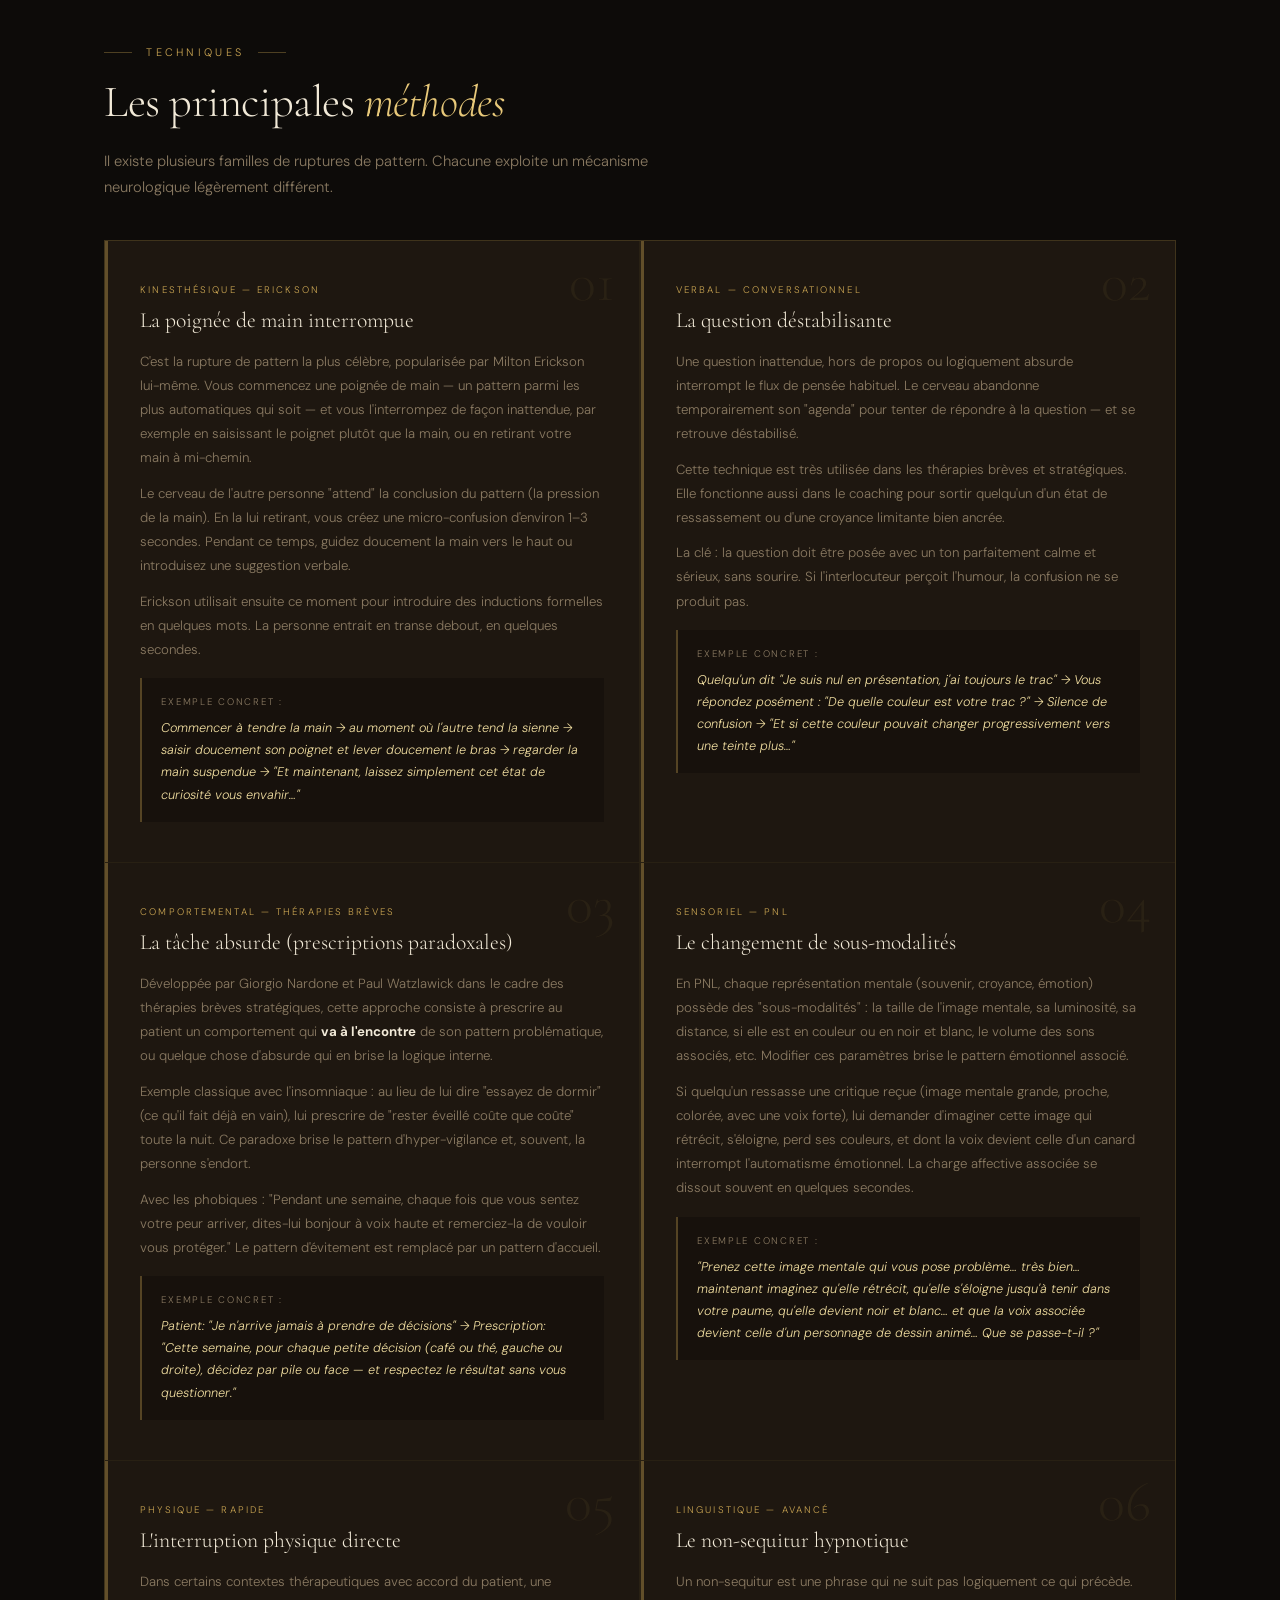
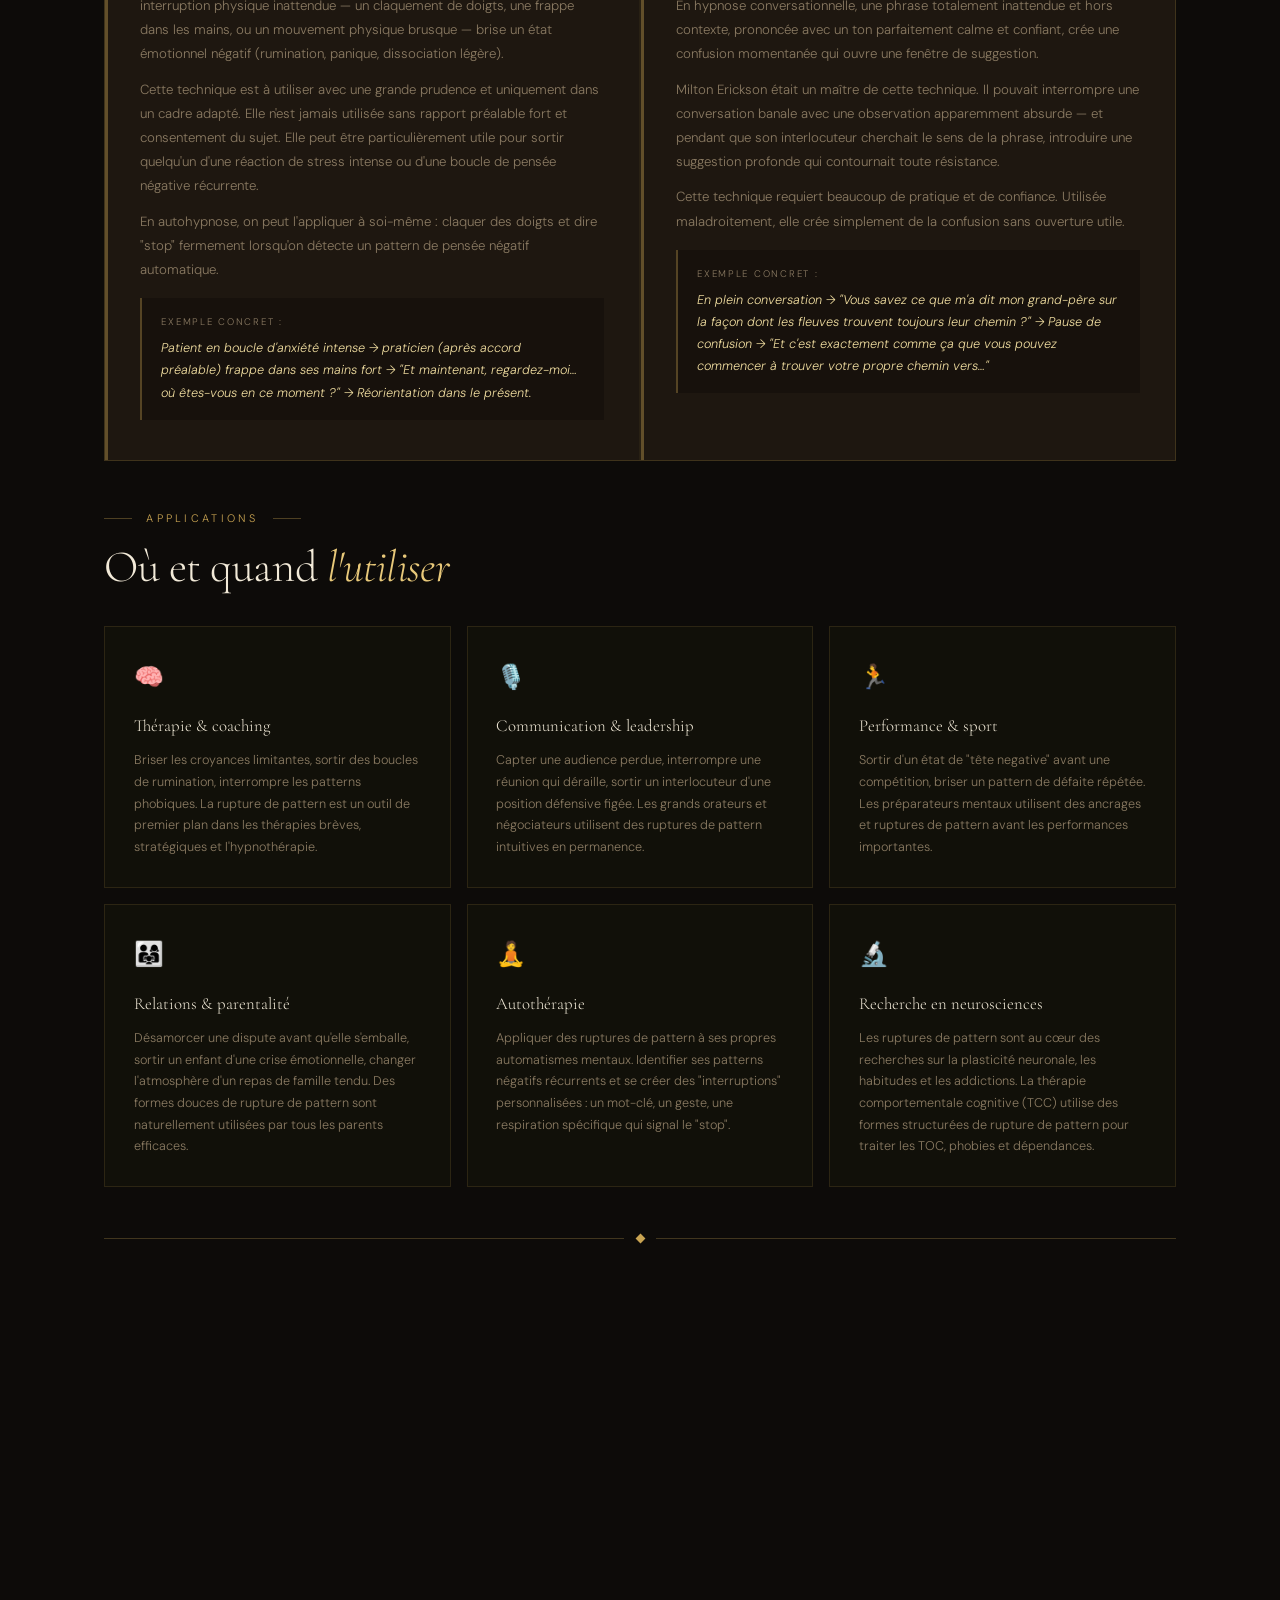
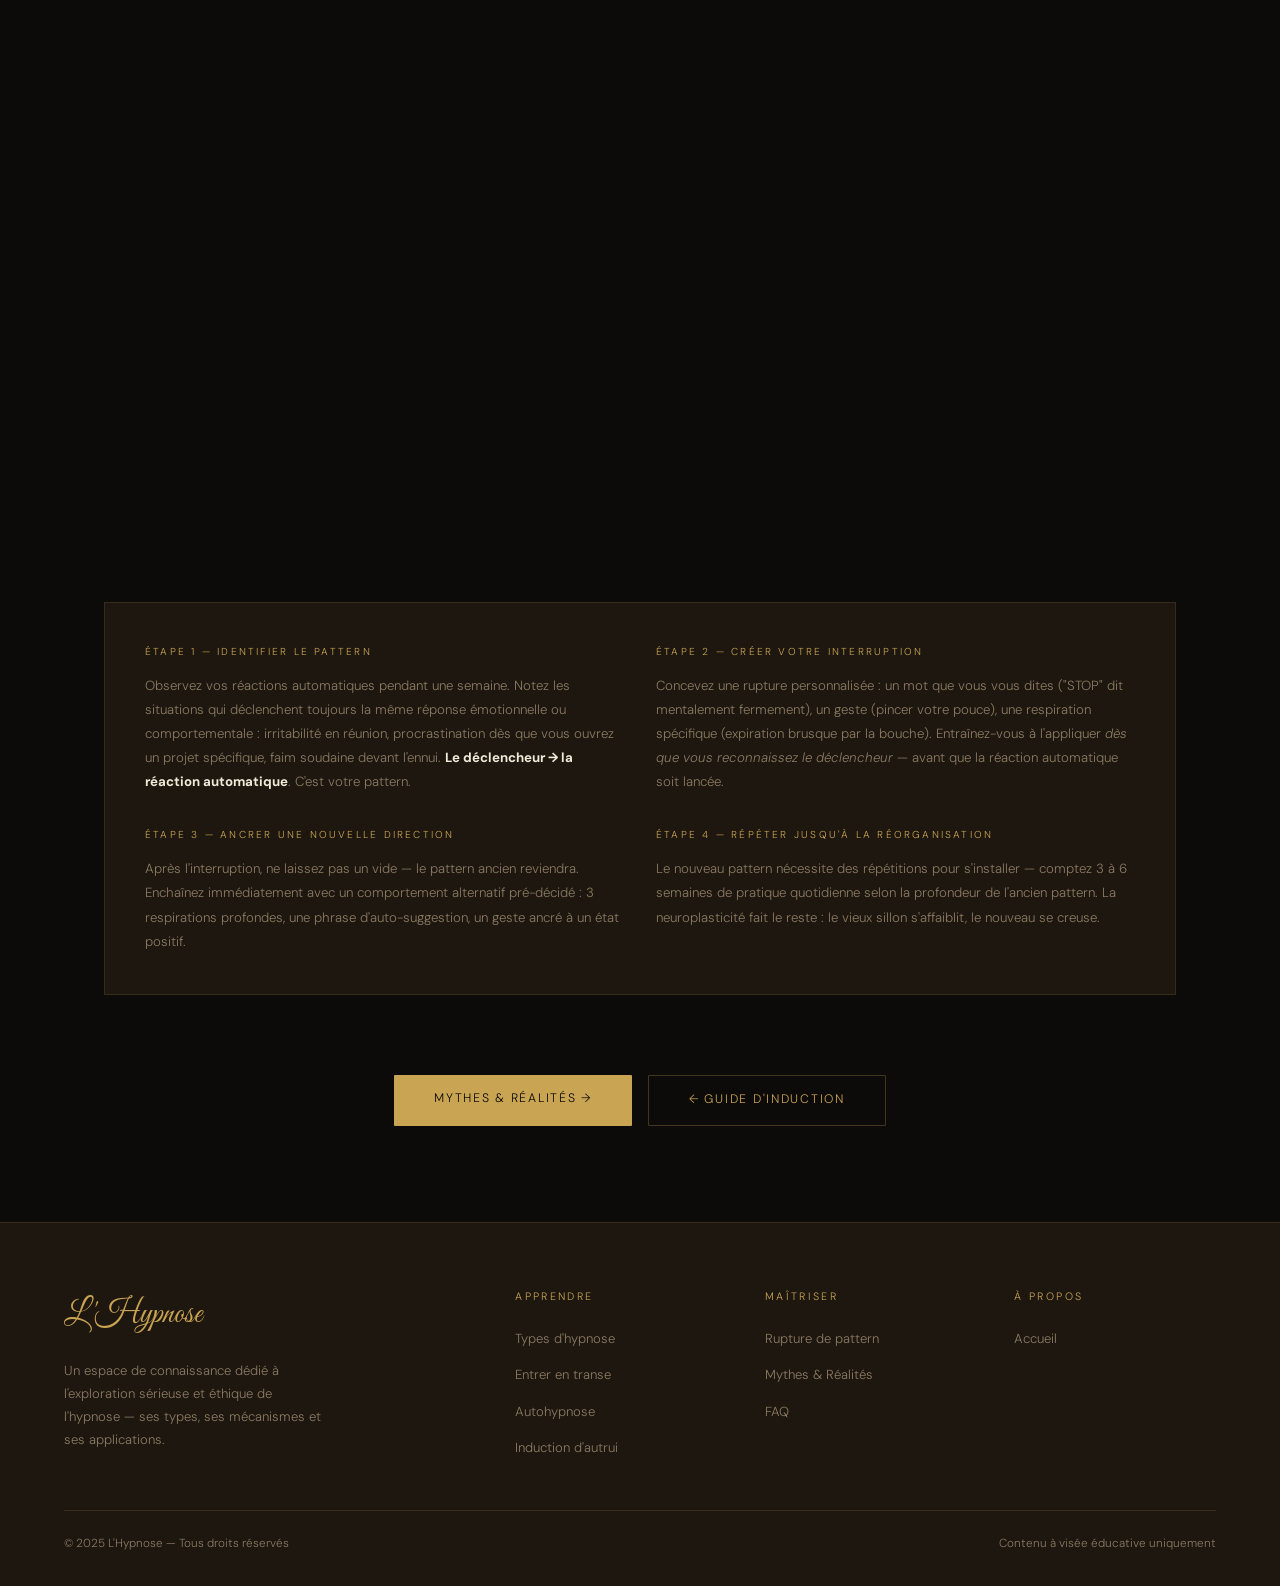
<file: docs/rupture.html>
<!DOCTYPE html>
<html lang="fr">
<head>
<meta charset="UTF-8">
<meta name="viewport" content="width=device-width, initial-scale=1.0">
<title>Rupture de Pattern — L'Hypnose</title>
<link rel="stylesheet" href="style.css">
<style>
.rp-hero-concept { display:grid; grid-template-columns:1fr 1fr; gap:3rem; margin-bottom:3rem; }

/* Schéma neurologique visuel */
.schema-box { background:var(--brun); border:1px solid var(--border); padding:2.5rem; }
.schema-title { font-family:'Cormorant Garamond',serif; font-size:1.2rem; color:var(--creme); margin-bottom:1.5rem; }
.schema-flow { display:flex; flex-direction:column; gap:0; }
.schema-node { display:flex; align-items:center; gap:1rem; padding:1rem 1.2rem; background:rgba(0,0,0,.2); border:1px solid var(--border); margin-bottom:-1px; position:relative; }
.schema-node.interrupt { border-color:rgba(200,80,80,.5); background:rgba(200,80,80,.05); }
.schema-node.open { border-color:rgba(100,200,120,.4); background:rgba(100,200,120,.04); }
.schema-node-icon { font-size:1.2rem; flex-shrink:0; }
.schema-node-text { font-size:.81rem; color:var(--texte-sec); line-height:1.65; }
.schema-node-text strong { color:var(--creme); }
.schema-arrow { text-align:center; padding:.2rem 0; color:var(--or); font-size:.85rem; opacity:.5; }

/* Techniques grid */
.techniques-grid { display:grid; grid-template-columns:1fr 1fr; gap:1.5px; background:var(--border); border:1px solid var(--border); margin:2.5rem 0; }
.tech-card { background:var(--brun); padding:2.5rem 2.2rem; position:relative; overflow:hidden; }
.tech-card::before { content:''; position:absolute; top:0; left:0; width:3px; height:100%; background:var(--or); opacity:.4; }
.tech-num { font-family:'Cormorant Garamond',serif; font-size:3.5rem; color:rgba(201,164,82,.07); position:absolute; top:.8rem; right:1.5rem; line-height:1; font-weight:300; }
.tech-tag { font-size:.6rem; letter-spacing:.22em; text-transform:uppercase; color:var(--or); margin-bottom:.6rem; display:block; }
.tech-name { font-family:'Cormorant Garamond',serif; font-size:1.35rem; color:var(--creme); margin-bottom:1rem; line-height:1.2; }
.tech-text { font-size:.83rem; color:var(--texte-sec); line-height:1.82; }
.tech-text p { margin-bottom:.7rem; }
.tech-text strong { color:var(--creme); }
.tech-example { margin-top:1rem; padding:1rem 1.2rem; background:rgba(0,0,0,.25); border-left:2px solid rgba(201,164,82,.35); font-size:.79rem; color:var(--or-pale); font-style:italic; line-height:1.75; }
.tech-example::before { content:'Exemple concret :'; display:block; font-style:normal; font-size:.6rem; letter-spacing:.18em; text-transform:uppercase; color:var(--texte-sec); margin-bottom:.4rem; }

/* Contextes d'usage */
.contexts { display:grid; grid-template-columns:repeat(3,1fr); gap:1rem; margin:2rem 0; }
.context-card { padding:1.8rem; border:1px solid var(--border); background:var(--encre); }
.context-icon { font-size:1.5rem; margin-bottom:.8rem; display:block; }
.context-name { font-family:'Cormorant Garamond',serif; font-size:1.05rem; color:var(--creme); margin-bottom:.5rem; }
.context-text { font-size:.79rem; color:var(--texte-sec); line-height:1.72; }

/* Éthique */
.ethique-grid { display:grid; grid-template-columns:1fr 1fr; gap:1.5rem; margin:2rem 0; }
.ethique-card { padding:2rem; border:1px solid var(--border); }
.ethique-card.oui { border-left:3px solid rgba(100,200,120,.5); background:rgba(100,200,120,.03); }
.ethique-card.non { border-left:3px solid rgba(200,80,80,.5); background:rgba(200,80,80,.03); }
.ethique-title { font-size:.65rem; letter-spacing:.2em; text-transform:uppercase; margin-bottom:.8rem; }
.ethique-card.oui .ethique-title { color:rgba(100,200,120,.8); }
.ethique-card.non .ethique-title { color:rgba(200,80,80,.8); }
.ethique-list { list-style:none; display:flex; flex-direction:column; gap:.5rem; }
.ethique-list li { font-size:.81rem; color:var(--texte-sec); padding-left:1.2rem; position:relative; line-height:1.65; }
.ethique-card.oui .ethique-list li::before { content:'✓'; position:absolute; left:0; color:rgba(100,200,120,.7); font-size:.78rem; }
.ethique-card.non .ethique-list li::before { content:'✗'; position:absolute; left:0; color:rgba(200,80,80,.7); font-size:.78rem; }

/* Analogie cerveau -->
.brain-analogy { background:rgba(201,164,82,.04); border:1px solid var(--border); border-top:2px solid var(--or); padding:2.5rem; margin:2.5rem 0; }
.brain-analogy-title { font-family:'Cormorant Garamond',serif; font-size:1.3rem; color:var(--creme); margin-bottom:1.2rem; }

@media(max-width:900px){
  .rp-hero-concept { grid-template-columns:1fr; }
  .techniques-grid { grid-template-columns:1fr; }
  .contexts { grid-template-columns:1fr; }
  .ethique-grid { grid-template-columns:1fr; }
}
</style>
</head>
<body>

<div class="page-hero">
  <div class="page-hero-bg"></div>
  <div class="page-hero-line"></div>
  <div class="page-hero-content">
    <div class="page-hero-eyebrow"><a href="index.html">Accueil</a> &nbsp;/&nbsp; Rupture de pattern</div>
    <h1 class="page-hero-title">La rupture <em>de pattern</em></h1>
    <p class="page-hero-sub">Interrompre un automatisme mental pour créer une ouverture de conscience — l'une des techniques les plus puissantes de l'hypnose et de la communication d'influence.</p>
  </div>
</div>

<div class="content-wrap">

  <!-- INTRO -->
  <div class="rp-hero-concept">
    <div class="reveal">
      <div class="s-eyebrow">Définition</div>
      <h2 class="s-title">Qu'est-ce qu'une rupture <em>de pattern ?</em></h2>
      <p style="font-size:.88rem;color:var(--texte-sec);line-height:1.85;margin-top:1rem">Un "pattern" (ou schéma) est une séquence automatique de comportements, pensées ou réponses que notre cerveau exécute sans effort conscient. Serrer la main de quelqu'un est un pattern. Répondre "ça va" quand on vous dit "bonjour" est un pattern. Conduire un trajet habituel est un pattern.</p>
      <p style="font-size:.88rem;color:var(--texte-sec);line-height:1.85;margin-top:.8rem">La <strong style="color:var(--creme)">rupture de pattern</strong> consiste à interrompre brusquement et de façon inattendue cette séquence automatique, au moment précis où elle se déroule. Le cerveau, déséquilibré, se retrouve dans un état de confusion momentanée — une fenêtre de quelques secondes pendant laquelle le filtre critique est suspendu et où il est <strong style="color:var(--creme)">particulièrement réceptif à une suggestion ou une nouvelle direction</strong>.</p>
      <p style="font-size:.88rem;color:var(--texte-sec);line-height:1.85;margin-top:.8rem">C'est l'une des techniques centrales de l'hypnose ericksonienne, de la PNL et des thérapies brèves. Elle est aussi — utilisée sans éthique — un outil de manipulation redoutable.</p>
    </div>
    <div class="reveal">
      <div class="schema-box">
        <div class="schema-title">Le mécanisme en temps réel</div>
        <div class="schema-flow">
          <div class="schema-node">
            <div class="schema-node-icon">🔄</div>
            <div class="schema-node-text"><strong>Déclencheur du pattern</strong><br>Un stimulus habituel active une séquence automatique (salutation, poignée de main, question banale…)</div>
          </div>
          <div class="schema-arrow">↓</div>
          <div class="schema-node">
            <div class="schema-node-icon">⚙️</div>
            <div class="schema-node-text"><strong>Exécution automatique</strong><br>Les ganglions basaux et le cervelet prennent le relais. Le cortex préfrontal est en mode "veille". L'esprit critique est minimal.</div>
          </div>
          <div class="schema-arrow">↓</div>
          <div class="schema-node interrupt">
            <div class="schema-node-icon">⚡</div>
            <div class="schema-node-text"><strong style="color:rgba(255,150,150,.9)">INTERRUPTION INATTENDUE</strong><br>La séquence est brisée avant sa conclusion. Le cerveau perd ses repères. État de confusion/désorientation momentanée (0.5–3 secondes).</div>
          </div>
          <div class="schema-arrow">↓</div>
          <div class="schema-node open">
            <div class="schema-node-icon">🌀</div>
            <div class="schema-node-text"><strong style="color:rgba(150,220,150,.9)">Fenêtre de réceptivité</strong><br>Le cerveau cherche à "compléter" le pattern ou à trouver une nouvelle direction. C'est ici qu'une suggestion s'installe avec une efficacité remarquable.</div>
          </div>
          <div class="schema-arrow">↓</div>
          <div class="schema-node">
            <div class="schema-node-icon">✨</div>
            <div class="schema-node-text"><strong>Nouvelle direction ancrée</strong><br>La suggestion introduite pendant la fenêtre est traitée comme une information prioritaire et acceptée avec moins de résistance qu'en état normal.</div>
          </div>
        </div>
      </div>
    </div>
  </div>

  <!-- ANALOGIE -->
  <div class="brain-analogy reveal">
    <div class="brain-analogy-title">L'analogie du disque vinyle</div>
    <p style="font-size:.85rem;color:var(--texte-sec);line-height:1.85">Imaginez que le cerveau lit un disque vinyle. Le sillon est le pattern — une rainure creusée par la répétition. L'aiguille suit le sillon automatiquement, sans effort. Une rupture de pattern, c'est comme pousser brusquement l'aiguille hors du sillon. Le disque continue de tourner, mais l'aiguille est suspendue dans l'air pendant un instant — <strong style="color:var(--creme)">elle n'est nulle part</strong>. C'est dans cet instant de suspension que vous pouvez la reposer dans un sillon différent, de votre choix. En hypnose, ce nouveau sillon est la suggestion que vous introduisez.</p>
  </div>

  <div class="divider reveal"><div class="divider-line"></div><div class="divider-diamond"></div><div class="divider-line"></div></div>

  <!-- TECHNIQUES CONCRÈTES -->
  <div class="reveal">
    <div class="s-eyebrow">Techniques</div>
    <h2 class="s-title">Les principales <em>méthodes</em></h2>
    <p class="s-lead">Il existe plusieurs familles de ruptures de pattern. Chacune exploite un mécanisme neurologique légèrement différent.</p>
  </div>

  <div class="techniques-grid">

    <div class="tech-card reveal">
      <div class="tech-num">01</div>
      <span class="tech-tag">Kinesthésique — Erickson</span>
      <div class="tech-name">La poignée de main interrompue</div>
      <div class="tech-text">
        <p>C'est la rupture de pattern la plus célèbre, popularisée par Milton Erickson lui-même. Vous commencez une poignée de main — un pattern parmi les plus automatiques qui soit — et vous l'interrompez de façon inattendue, par exemple en saisissant le poignet plutôt que la main, ou en retirant votre main à mi-chemin.</p>
        <p>Le cerveau de l'autre personne "attend" la conclusion du pattern (la pression de la main). En la lui retirant, vous créez une micro-confusion d'environ 1–3 secondes. Pendant ce temps, guidez doucement la main vers le haut ou introduisez une suggestion verbale.</p>
        <p>Erickson utilisait ensuite ce moment pour introduire des inductions formelles en quelques mots. La personne entrait en transe debout, en quelques secondes.</p>
      </div>
      <div class="tech-example">Commencer à tendre la main → au moment où l'autre tend la sienne → saisir doucement son poignet et lever doucement le bras → regarder la main suspendue → "Et maintenant, laissez simplement cet état de curiosité vous envahir…"</div>
    </div>

    <div class="tech-card reveal">
      <div class="tech-num">02</div>
      <span class="tech-tag">Verbal — Conversationnel</span>
      <div class="tech-name">La question déstabilisante</div>
      <div class="tech-text">
        <p>Une question inattendue, hors de propos ou logiquement absurde interrompt le flux de pensée habituel. Le cerveau abandonne temporairement son "agenda" pour tenter de répondre à la question — et se retrouve déstabilisé.</p>
        <p>Cette technique est très utilisée dans les thérapies brèves et stratégiques. Elle fonctionne aussi dans le coaching pour sortir quelqu'un d'un état de ressassement ou d'une croyance limitante bien ancrée.</p>
        <p>La clé : la question doit être posée avec un ton parfaitement calme et sérieux, sans sourire. Si l'interlocuteur perçoit l'humour, la confusion ne se produit pas.</p>
      </div>
      <div class="tech-example">Quelqu'un dit "Je suis nul en présentation, j'ai toujours le trac" → Vous répondez posément : "De quelle couleur est votre trac ?" → Silence de confusion → "Et si cette couleur pouvait changer progressivement vers une teinte plus…"</div>
    </div>

    <div class="tech-card reveal">
      <div class="tech-num">03</div>
      <span class="tech-tag">Comportemental — Thérapies brèves</span>
      <div class="tech-name">La tâche absurde (prescriptions paradoxales)</div>
      <div class="tech-text">
        <p>Développée par Giorgio Nardone et Paul Watzlawick dans le cadre des thérapies brèves stratégiques, cette approche consiste à prescrire au patient un comportement qui <strong>va à l'encontre</strong> de son pattern problématique, ou quelque chose d'absurde qui en brise la logique interne.</p>
        <p>Exemple classique avec l'insomniaque : au lieu de lui dire "essayez de dormir" (ce qu'il fait déjà en vain), lui prescrire de "rester éveillé coûte que coûte" toute la nuit. Ce paradoxe brise le pattern d'hyper-vigilance et, souvent, la personne s'endort.</p>
        <p>Avec les phobiques : "Pendant une semaine, chaque fois que vous sentez votre peur arriver, dites-lui bonjour à voix haute et remerciez-la de vouloir vous protéger." Le pattern d'évitement est remplacé par un pattern d'accueil.</p>
      </div>
      <div class="tech-example">Patient: "Je n'arrive jamais à prendre de décisions" → Prescription: "Cette semaine, pour chaque petite décision (café ou thé, gauche ou droite), décidez par pile ou face — et respectez le résultat sans vous questionner."</div>
    </div>

    <div class="tech-card reveal">
      <div class="tech-num">04</div>
      <span class="tech-tag">Sensoriel — PNL</span>
      <div class="tech-name">Le changement de sous-modalités</div>
      <div class="tech-text">
        <p>En PNL, chaque représentation mentale (souvenir, croyance, émotion) possède des "sous-modalités" : la taille de l'image mentale, sa luminosité, sa distance, si elle est en couleur ou en noir et blanc, le volume des sons associés, etc. Modifier ces paramètres brise le pattern émotionnel associé.</p>
        <p>Si quelqu'un ressasse une critique reçue (image mentale grande, proche, colorée, avec une voix forte), lui demander d'imaginer cette image qui rétrécit, s'éloigne, perd ses couleurs, et dont la voix devient celle d'un canard interrompt l'automatisme émotionnel. La charge affective associée se dissout souvent en quelques secondes.</p>
      </div>
      <div class="tech-example">"Prenez cette image mentale qui vous pose problème… très bien… maintenant imaginez qu'elle rétrécit, qu'elle s'éloigne jusqu'à tenir dans votre paume, qu'elle devient noir et blanc… et que la voix associée devient celle d'un personnage de dessin animé… Que se passe-t-il ?"</div>
    </div>

    <div class="tech-card reveal">
      <div class="tech-num">05</div>
      <span class="tech-tag">Physique — Rapide</span>
      <div class="tech-name">L'interruption physique directe</div>
      <div class="tech-text">
        <p>Dans certains contextes thérapeutiques avec accord du patient, une interruption physique inattendue — un claquement de doigts, une frappe dans les mains, ou un mouvement physique brusque — brise un état émotionnel négatif (rumination, panique, dissociation légère).</p>
        <p>Cette technique est à utiliser avec une grande prudence et uniquement dans un cadre adapté. Elle n'est jamais utilisée sans rapport préalable fort et consentement du sujet. Elle peut être particulièrement utile pour sortir quelqu'un d'une réaction de stress intense ou d'une boucle de pensée négative récurrente.</p>
        <p>En autohypnose, on peut l'appliquer à soi-même : claquer des doigts et dire "stop" fermement lorsqu'on détecte un pattern de pensée négatif automatique.</p>
      </div>
      <div class="tech-example">Patient en boucle d'anxiété intense → praticien (après accord préalable) frappe dans ses mains fort → "Et maintenant, regardez-moi… où êtes-vous en ce moment ?" → Réorientation dans le présent.</div>
    </div>

    <div class="tech-card reveal">
      <div class="tech-num">06</div>
      <span class="tech-tag">Linguistique — Avancé</span>
      <div class="tech-name">Le non-sequitur hypnotique</div>
      <div class="tech-text">
        <p>Un non-sequitur est une phrase qui ne suit pas logiquement ce qui précède. En hypnose conversationnelle, une phrase totalement inattendue et hors contexte, prononcée avec un ton parfaitement calme et confiant, crée une confusion momentanée qui ouvre une fenêtre de suggestion.</p>
        <p>Milton Erickson était un maître de cette technique. Il pouvait interrompre une conversation banale avec une observation apparemment absurde — et pendant que son interlocuteur cherchait le sens de la phrase, introduire une suggestion profonde qui contournait toute résistance.</p>
        <p>Cette technique requiert beaucoup de pratique et de confiance. Utilisée maladroitement, elle crée simplement de la confusion sans ouverture utile.</p>
      </div>
      <div class="tech-example">En plein conversation → "Vous savez ce que m'a dit mon grand-père sur la façon dont les fleuves trouvent toujours leur chemin ?" → Pause de confusion → "Et c'est exactement comme ça que vous pouvez commencer à trouver votre propre chemin vers…"</div>
    </div>

  </div>

  <!-- CONTEXTES D'USAGE -->
  <div class="reveal" style="margin-top:3rem">
    <div class="s-eyebrow">Applications</div>
    <h2 class="s-title">Où et quand <em>l'utiliser</em></h2>
  </div>
  <div class="contexts">
    <div class="context-card reveal">
      <span class="context-icon">🧠</span>
      <div class="context-name">Thérapie &amp; coaching</div>
      <div class="context-text">Briser les croyances limitantes, sortir des boucles de rumination, interrompre les patterns phobiques. La rupture de pattern est un outil de premier plan dans les thérapies brèves, stratégiques et l'hypnothérapie.</div>
    </div>
    <div class="context-card reveal">
      <span class="context-icon">🎙️</span>
      <div class="context-name">Communication &amp; leadership</div>
      <div class="context-text">Capter une audience perdue, interrompre une réunion qui déraille, sortir un interlocuteur d'une position défensive figée. Les grands orateurs et négociateurs utilisent des ruptures de pattern intuitives en permanence.</div>
    </div>
    <div class="context-card reveal">
      <span class="context-icon">🏃</span>
      <div class="context-name">Performance &amp; sport</div>
      <div class="context-text">Sortir d'un état de "tête negative" avant une compétition, briser un pattern de défaite répétée. Les préparateurs mentaux utilisent des ancrages et ruptures de pattern avant les performances importantes.</div>
    </div>
    <div class="context-card reveal">
      <span class="context-icon">👨‍👩‍👧</span>
      <div class="context-name">Relations &amp; parentalité</div>
      <div class="context-text">Désamorcer une dispute avant qu'elle s'emballe, sortir un enfant d'une crise émotionnelle, changer l'atmosphère d'un repas de famille tendu. Des formes douces de rupture de pattern sont naturellement utilisées par tous les parents efficaces.</div>
    </div>
    <div class="context-card reveal">
      <span class="context-icon">🧘</span>
      <div class="context-name">Autothérapie</div>
      <div class="context-text">Appliquer des ruptures de pattern à ses propres automatismes mentaux. Identifier ses patterns négatifs récurrents et se créer des "interruptions" personnalisées : un mot-clé, un geste, une respiration spécifique qui signal le "stop".</div>
    </div>
    <div class="context-card reveal">
      <span class="context-icon">🔬</span>
      <div class="context-name">Recherche en neurosciences</div>
      <div class="context-text">Les ruptures de pattern sont au cœur des recherches sur la plasticité neuronale, les habitudes et les addictions. La thérapie comportementale cognitive (TCC) utilise des formes structurées de rupture de pattern pour traiter les TOC, phobies et dépendances.</div>
    </div>
  </div>

  <!-- ÉTHIQUE -->
  <div class="divider reveal"><div class="divider-line"></div><div class="divider-diamond"></div><div class="divider-line"></div></div>
  <div class="reveal">
    <div class="s-eyebrow">Responsabilité</div>
    <h2 class="s-title">Question <em>éthique</em></h2>
    <p class="s-lead">La rupture de pattern est un outil puissant. Comme tout outil puissant, elle peut servir le bien-être ou le manipuler. La ligne est claire — si on se donne la peine de la regarder.</p>
  </div>
  <div class="ethique-grid">
    <div class="ethique-card oui reveal">
      <div class="ethique-title">✓ Usages éthiques</div>
      <ul class="ethique-list">
        <li>Utilisée avec le consentement du sujet, dans un cadre thérapeutique clair</li>
        <li>Pour aider à briser des patterns qui <em>nuisent</em> à la personne elle-même</li>
        <li>Dans un objectif de croissance, de liberté, de bien-être</li>
        <li>Par un praticien formé, supervisé, et respectueux des limites</li>
        <li>Avec un retour sur ce qui s'est passé, pour que la personne comprenne et intègre</li>
        <li>Appliquée à soi-même pour ses propres patterns limitants</li>
      </ul>
    </div>
    <div class="ethique-card non reveal">
      <div class="ethique-title">✗ Dérives et manipulations</div>
      <ul class="ethique-list">
        <li>Utilisée sans le consentement de la personne, dans un but personnel</li>
        <li>Pour implanter des suggestions qui servent l'intérêt du praticien, pas du sujet</li>
        <li>Dans les sectes et organisations d'emprise : briser les défenses pour faciliter le recrutement</li>
        <li>Dans la vente agressive : créer une confusion pour contourner le "non" du client</li>
        <li>En politique : interrompre les repères logiques pour faire accepter des affirmations fausses</li>
        <li>Dans les relations toxiques : déstabiliser pour maintenir l'emprise émotionnelle</li>
      </ul>
    </div>
  </div>

  <div class="quote-block reveal">
    <blockquote>"La connaissance de ces techniques devrait être universelle — non pour manipuler, mais pour se protéger de la manipulation. Celui qui comprend le mécanisme est immunisé contre lui."</blockquote>
    <cite>— Principe des thérapies stratégiques, École de Palo Alto</cite>
  </div>

  <!-- PRATIQUER SOI-MÊME -->
  <div class="reveal" style="margin-top:3rem">
    <div class="s-eyebrow">Pratique personnelle</div>
    <h2 class="s-title">Identifier et briser ses propres <em>patterns</em></h2>
  </div>

  <div style="background:var(--brun);border:1px solid var(--border);padding:2.5rem;margin-bottom:3rem" class="reveal">
    <div style="display:grid;grid-template-columns:1fr 1fr;gap:2rem">
      <div>
        <span style="font-size:.63rem;letter-spacing:.22em;text-transform:uppercase;color:var(--or);display:block;margin-bottom:.8rem">Étape 1 — Identifier le pattern</span>
        <p style="font-size:.83rem;color:var(--texte-sec);line-height:1.82">Observez vos réactions automatiques pendant une semaine. Notez les situations qui déclenchent toujours la même réponse émotionnelle ou comportementale : irritabilité en réunion, procrastination dès que vous ouvrez un projet spécifique, faim soudaine devant l'ennui. <strong style="color:var(--creme)">Le déclencheur → la réaction automatique</strong>. C'est votre pattern.</p>
      </div>
      <div>
        <span style="font-size:.63rem;letter-spacing:.22em;text-transform:uppercase;color:var(--or);display:block;margin-bottom:.8rem">Étape 2 — Créer votre interruption</span>
        <p style="font-size:.83rem;color:var(--texte-sec);line-height:1.82">Concevez une rupture personnalisée : un mot que vous vous dites ("STOP" dit mentalement fermement), un geste (pincer votre pouce), une respiration spécifique (expiration brusque par la bouche). Entraînez-vous à l'appliquer <em>dès que vous reconnaissez le déclencheur</em> — avant que la réaction automatique soit lancée.</p>
      </div>
      <div>
        <span style="font-size:.63rem;letter-spacing:.22em;text-transform:uppercase;color:var(--or);display:block;margin-bottom:.8rem">Étape 3 — Ancrer une nouvelle direction</span>
        <p style="font-size:.83rem;color:var(--texte-sec);line-height:1.82">Après l'interruption, ne laissez pas un vide — le pattern ancien reviendra. Enchaînez immédiatement avec un comportement alternatif pré-décidé : 3 respirations profondes, une phrase d'auto-suggestion, un geste ancré à un état positif.</p>
      </div>
      <div>
        <span style="font-size:.63rem;letter-spacing:.22em;text-transform:uppercase;color:var(--or);display:block;margin-bottom:.8rem">Étape 4 — Répéter jusqu'à la réorganisation</span>
        <p style="font-size:.83rem;color:var(--texte-sec);line-height:1.82">Le nouveau pattern nécessite des répétitions pour s'installer — comptez 3 à 6 semaines de pratique quotidienne selon la profondeur de l'ancien pattern. La neuroplasticité fait le reste : le vieux sillon s'affaiblit, le nouveau se creuse.</p>
      </div>
    </div>
  </div>

  <div style="text-align:center;padding:2rem 0 1rem" class="reveal">
    <div style="display:flex;gap:1rem;justify-content:center;flex-wrap:wrap">
      <a href="mythes.html" style="padding:.85rem 2.5rem;background:var(--or);color:var(--noir);text-decoration:none;font-size:.77rem;letter-spacing:.14em;text-transform:uppercase;font-family:'DM Sans',sans-serif;border-radius:1px;display:inline-block">Mythes &amp; Réalités →</a>
      <a href="induction.html" style="padding:.85rem 2.5rem;border:1px solid var(--border-fort);color:var(--or);text-decoration:none;font-size:.77rem;letter-spacing:.14em;text-transform:uppercase;font-family:'DM Sans',sans-serif;border-radius:1px;display:inline-block">← Guide d'induction</a>
    </div>
  </div>

</div>

<script src="nav.js"></script>
<script>
document.addEventListener('DOMContentLoaded', () => {
  const obs = new IntersectionObserver(entries => {
    entries.forEach((e,i) => { if(e.isIntersecting) setTimeout(()=>e.target.classList.add('visible'), i*65); });
  }, {threshold:.05});
  document.querySelectorAll('.reveal').forEach(el => obs.observe(el));
});
</script>
</body>
</html>
</file>
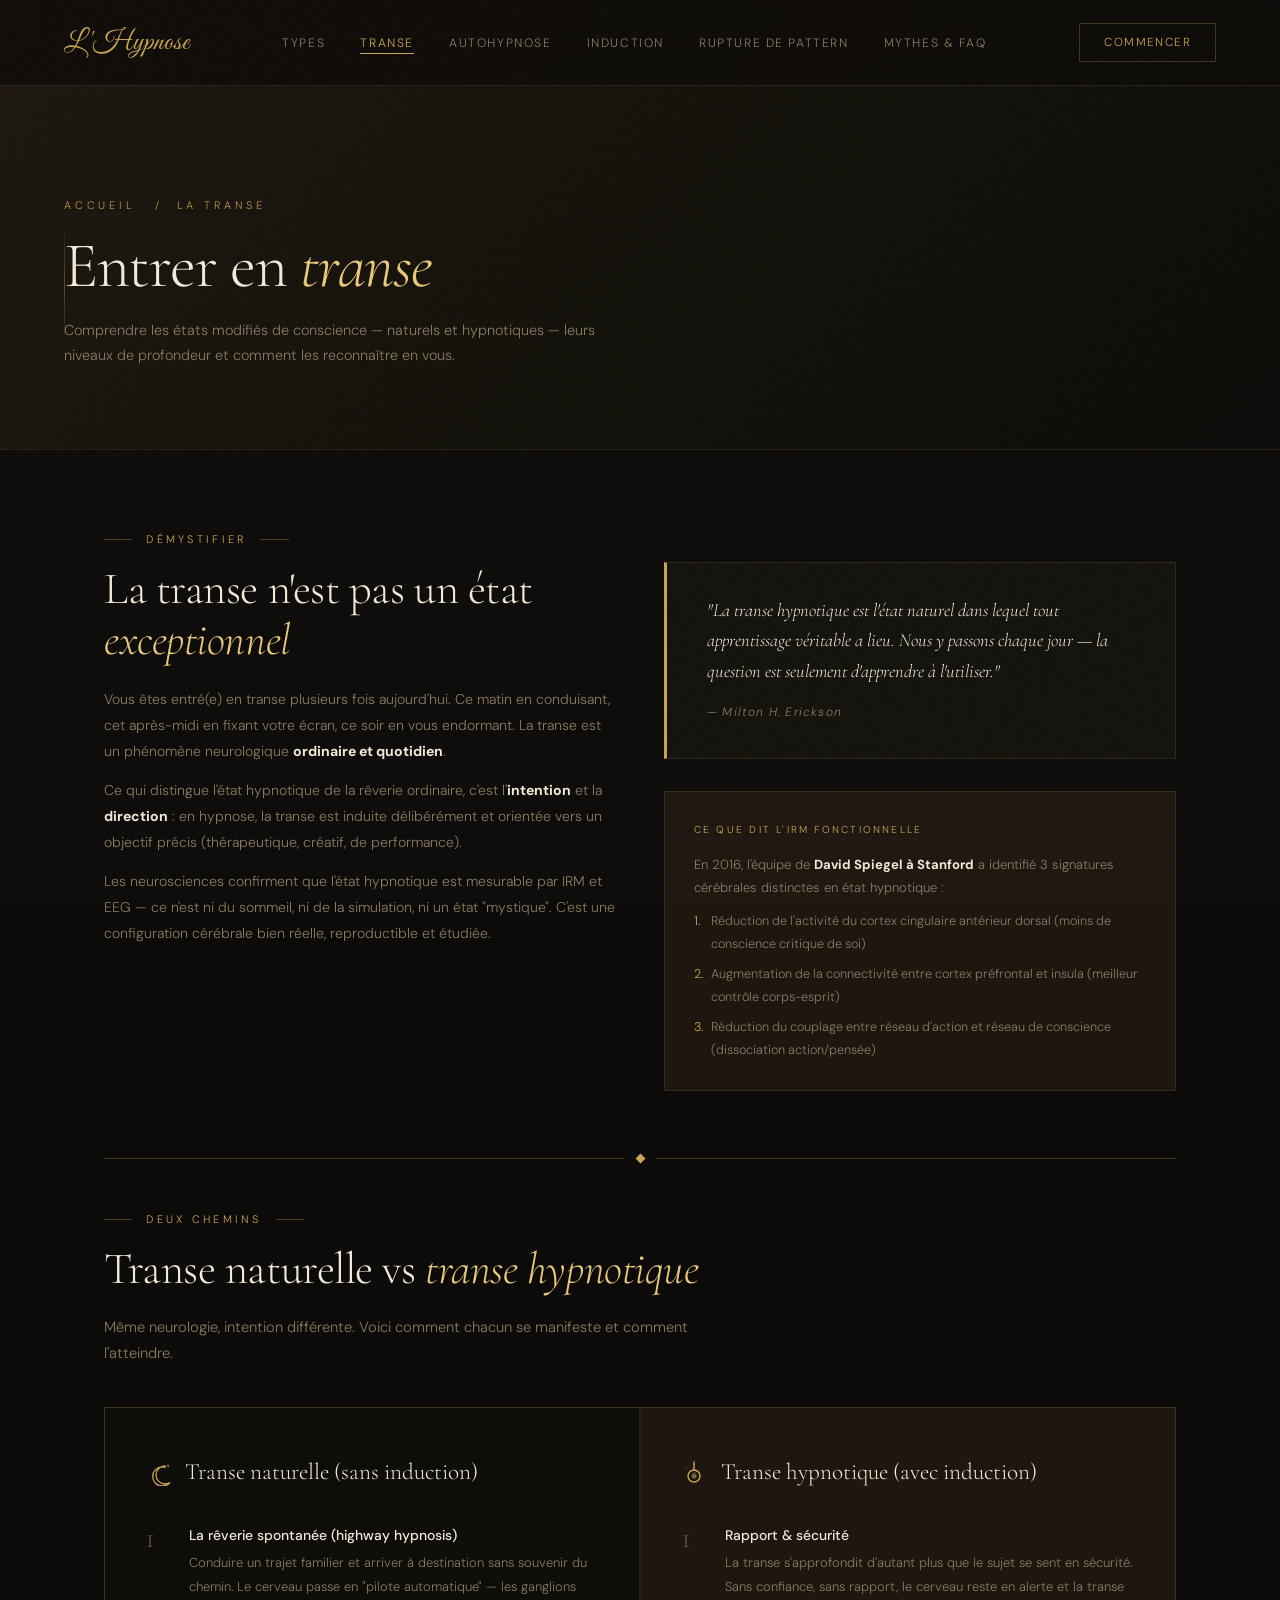
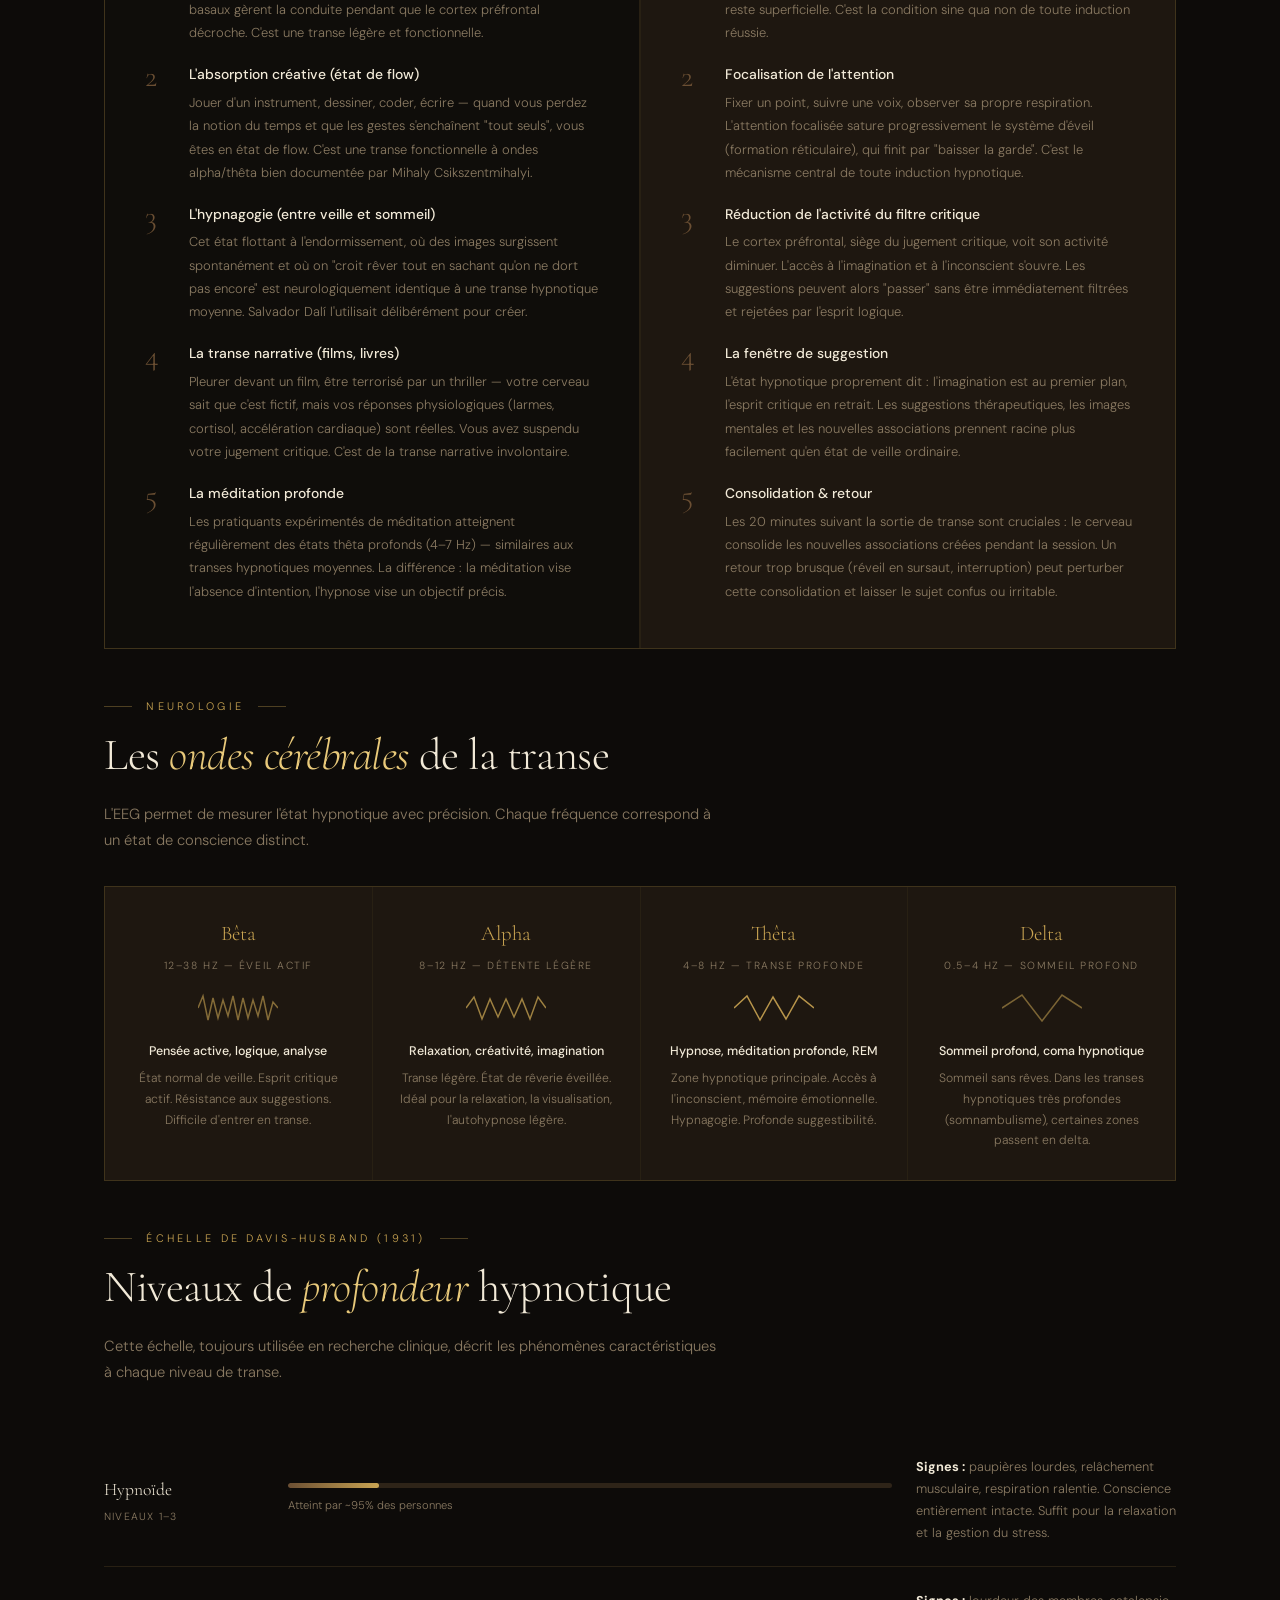
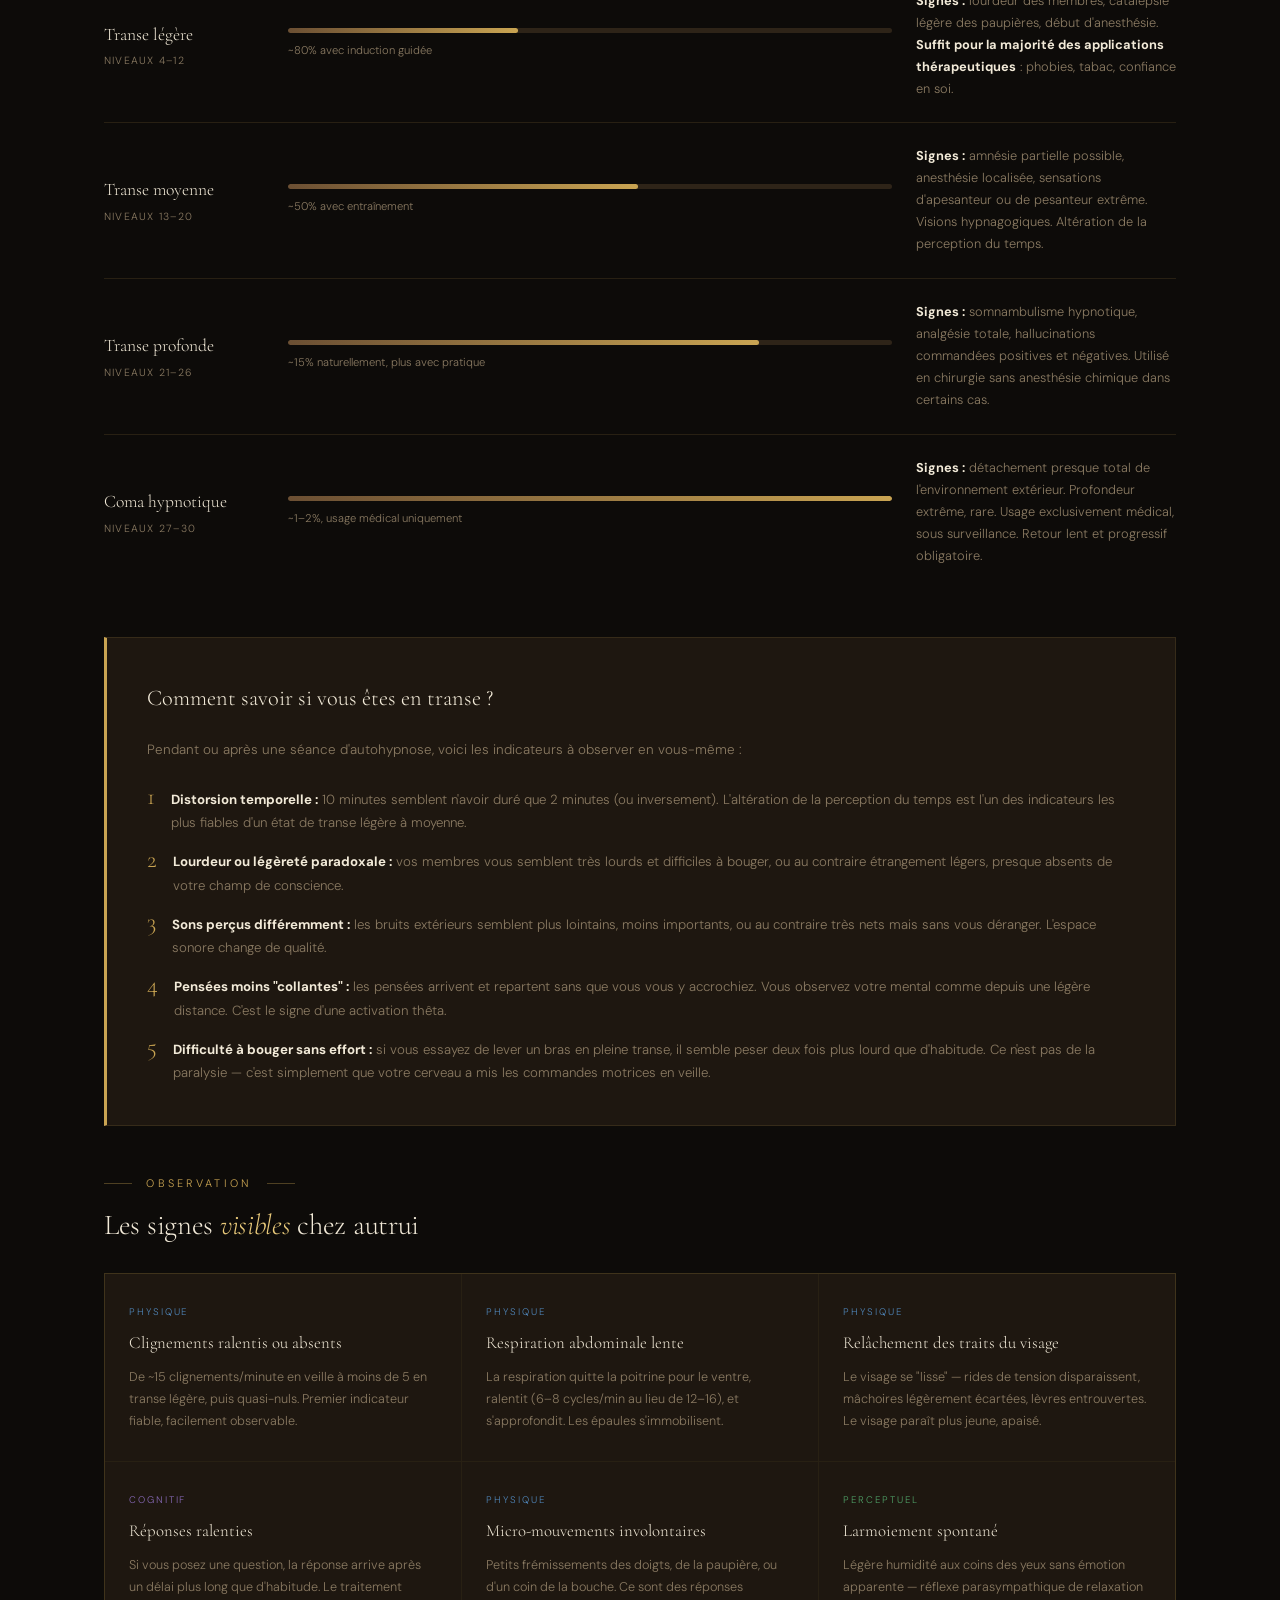
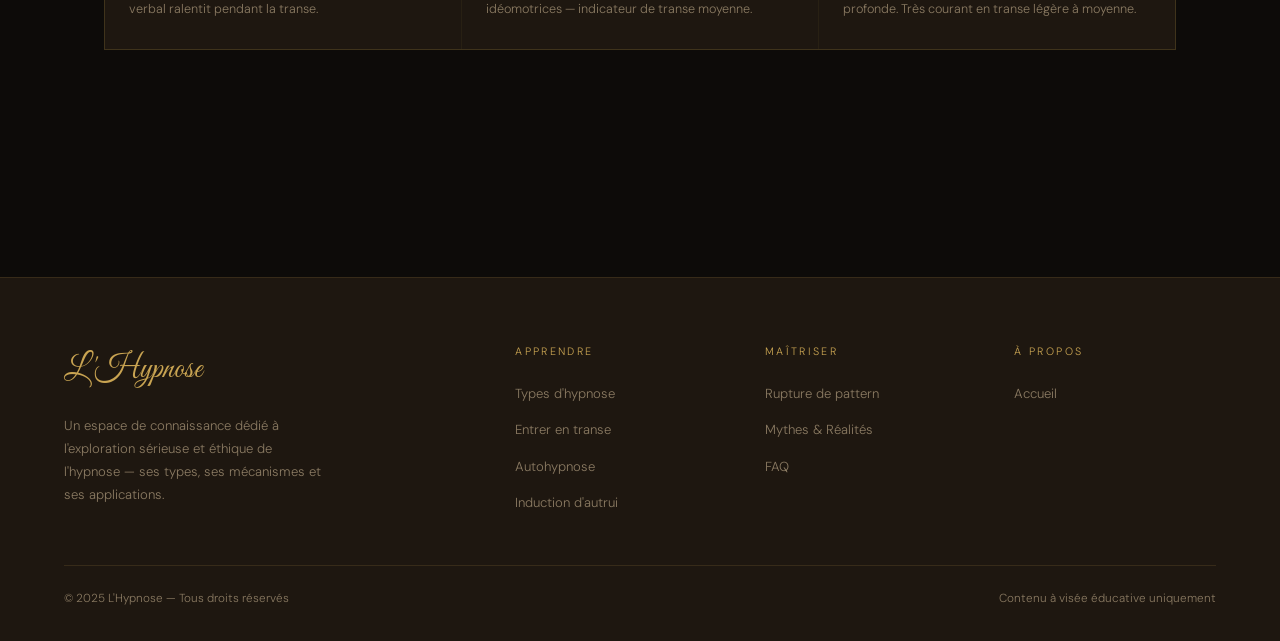
<file: docs/transe.html>
<!DOCTYPE html>
<html lang="fr">
<head>
<meta charset="UTF-8">
<meta name="viewport" content="width=device-width, initial-scale=1.0">
<title>Entrer en Transe — L'Hypnose</title>
<link rel="stylesheet" href="style.css">
<style>
.transe-intro { display:grid; grid-template-columns:1fr 1fr; gap:3rem; margin-bottom:4rem; }

/* Deux colonnes naturel / hypnotique */
.two-panels { display:grid; grid-template-columns:1fr 1fr; gap:1.5px; background:var(--border); border:1px solid var(--border); margin:2.5rem 0; }
.panel { padding:2.8rem 2.5rem; }
.panel.dark { background:#0f0d0a; }
.panel.brun { background:var(--brun); }
.panel-title { font-family:'Cormorant Garamond',serif; font-size:1.45rem; color:var(--creme); margin-bottom:1.8rem; display:flex; align-items:center; gap:.9rem; }
.panel-steps { display:flex; flex-direction:column; gap:1.1rem; }
.pstep { display:flex; gap:1rem; align-items:flex-start; }
.pnum { font-family:'Cormorant Garamond',serif; font-size:1.9rem; color:var(--brun-clair); line-height:1; flex-shrink:0; min-width:28px; font-weight:300; }
.ptitle { color:var(--creme); font-size:.87rem; font-weight:500; margin-bottom:.25rem; }
.ptext { font-size:.81rem; color:var(--texte-sec); line-height:1.8; }

/* Niveaux de profondeur */
.niveaux { margin:3rem 0; }
.niveau-row { display:grid; grid-template-columns:160px 1fr 260px; gap:1.5rem; align-items:center; padding:1.4rem 0; border-bottom:1px solid var(--border); }
.niveau-row:last-child { border-bottom:none; }
.niveau-label { font-family:'Cormorant Garamond',serif; font-size:1.1rem; color:var(--creme); font-weight:300; }
.niveau-label span { display:block; font-family:'DM Sans',sans-serif; font-size:.65rem; letter-spacing:.12em; text-transform:uppercase; color:var(--texte-sec); margin-top:.15rem; }
.niveau-bar-wrap { display:flex; flex-direction:column; gap:.5rem; }
.niveau-bar { height:5px; background:var(--brun-med); border-radius:3px; overflow:hidden; }
.niveau-fill { height:100%; border-radius:3px; background:linear-gradient(to right, var(--brun-clair), var(--or)); }
.niveau-pct { font-size:.7rem; color:var(--texte-sec); }
.niveau-desc { font-size:.8rem; color:var(--texte-sec); line-height:1.72; }
.niveau-desc strong { color:var(--creme); }

/* Ondes cérébrales */
.waves-grid { display:grid; grid-template-columns:repeat(4,1fr); gap:1px; background:var(--border); border:1px solid var(--border); margin:2rem 0; }
.wave-card { background:var(--brun); padding:1.8rem 1.5rem; text-align:center; }
.wave-name { font-family:'Cormorant Garamond',serif; font-size:1.3rem; color:var(--or); margin-bottom:.3rem; }
.wave-hz { font-size:.65rem; letter-spacing:.15em; text-transform:uppercase; color:var(--texte-sec); margin-bottom:1rem; }
.wave-svg { margin:0 auto 1rem; display:block; }
.wave-state { font-size:.78rem; color:var(--creme); margin-bottom:.4rem; font-weight:500; }
.wave-desc { font-size:.76rem; color:var(--texte-sec); line-height:1.7; }

/* Signes d'entrée en transe */
.signs-grid { display:grid; grid-template-columns:repeat(3,1fr); gap:1.5px; background:var(--border); border:1px solid var(--border); margin:2rem 0; }
.sign-card { background:var(--brun); padding:1.8rem 1.5rem; }
.sign-type { font-size:.6rem; letter-spacing:.2em; text-transform:uppercase; margin-bottom:.5rem; display:block; }
.sign-type.physique { color:rgba(100,180,255,.7); }
.sign-type.cognitive { color:rgba(180,140,255,.7); }
.sign-type.perceptuel { color:rgba(100,220,140,.7); }
.sign-name { font-family:'Cormorant Garamond',serif; font-size:1.05rem; color:var(--creme); margin-bottom:.5rem; }
.sign-text { font-size:.79rem; color:var(--texte-sec); line-height:1.75; }

/* Auto-test */
.autotest { background:var(--brun); border:1px solid var(--border); border-left:3px solid var(--or); padding:2.5rem; margin:3rem 0; }
.autotest-title { font-family:'Cormorant Garamond',serif; font-size:1.4rem; color:var(--creme); margin-bottom:1.2rem; }
.autotest-steps { display:flex; flex-direction:column; gap:.8rem; }
.at-step { display:flex; align-items:flex-start; gap:1rem; }
.at-num { font-family:'Cormorant Garamond',serif; font-size:1.5rem; color:var(--or); flex-shrink:0; line-height:1; }
.at-text { font-size:.83rem; color:var(--texte-sec); line-height:1.78; padding-top:.15rem; }
.at-text strong { color:var(--creme); }

@media(max-width:900px){
  .transe-intro { grid-template-columns:1fr; }
  .two-panels { grid-template-columns:1fr; }
  .waves-grid { grid-template-columns:1fr 1fr; }
  .signs-grid { grid-template-columns:1fr 1fr; }
  .niveau-row { grid-template-columns:130px 1fr; }
  .niveau-desc { grid-column:span 2; }
}
@media(max-width:600px){
  .waves-grid { grid-template-columns:1fr; }
  .signs-grid { grid-template-columns:1fr; }
  .niveau-row { grid-template-columns:1fr; }
}
</style>
</head>
<body>

<div class="page-hero">
  <div class="page-hero-bg"></div>
  <div class="page-hero-line"></div>
  <div class="page-hero-content">
    <div class="page-hero-eyebrow"><a href="index.html">Accueil</a> &nbsp;/&nbsp; La Transe</div>
    <h1 class="page-hero-title">Entrer en <em>transe</em></h1>
    <p class="page-hero-sub">Comprendre les états modifiés de conscience — naturels et hypnotiques — leurs niveaux de profondeur et comment les reconnaître en vous.</p>
  </div>
</div>

<div class="content-wrap">

  <!-- INTRO -->
  <div class="transe-intro">
    <div class="reveal">
      <div class="s-eyebrow">Démystifier</div>
      <h2 class="s-title">La transe n'est pas un état <em>exceptionnel</em></h2>
      <p style="font-size:.88rem;color:var(--texte-sec);line-height:1.85;margin-top:1rem">Vous êtes entré(e) en transe plusieurs fois aujourd'hui. Ce matin en conduisant, cet après-midi en fixant votre écran, ce soir en vous endormant. La transe est un phénomène neurologique <strong style="color:var(--creme)">ordinaire et quotidien</strong>.</p>
      <p style="font-size:.88rem;color:var(--texte-sec);line-height:1.85;margin-top:.8rem">Ce qui distingue l'état hypnotique de la rêverie ordinaire, c'est l'<strong style="color:var(--creme)">intention</strong> et la <strong style="color:var(--creme)">direction</strong> : en hypnose, la transe est induite délibérément et orientée vers un objectif précis (thérapeutique, créatif, de performance).</p>
      <p style="font-size:.88rem;color:var(--texte-sec);line-height:1.85;margin-top:.8rem">Les neurosciences confirment que l'état hypnotique est mesurable par IRM et EEG — ce n'est ni du sommeil, ni de la simulation, ni un état "mystique". C'est une configuration cérébrale bien réelle, reproductible et étudiée.</p>
    </div>
    <div class="reveal">
      <div class="quote-block">
        <blockquote>"La transe hypnotique est l'état naturel dans lequel tout apprentissage véritable a lieu. Nous y passons chaque jour — la question est seulement d'apprendre à l'utiliser."</blockquote>
        <cite>— Milton H. Erickson</cite>
      </div>
      <div style="padding:1.8rem;background:var(--brun);border:1px solid var(--border);margin-top:1.5rem">
        <div style="font-size:.63rem;letter-spacing:.22em;text-transform:uppercase;color:var(--or);margin-bottom:1rem">Ce que dit l'IRM fonctionnelle</div>
        <p style="font-size:.82rem;color:var(--texte-sec);line-height:1.75;margin-bottom:.6rem">En 2016, l'équipe de <strong style="color:var(--creme)">David Spiegel à Stanford</strong> a identifié 3 signatures cérébrales distinctes en état hypnotique :</p>
        <ul style="list-style:none;display:flex;flex-direction:column;gap:.5rem">
          <li style="font-size:.79rem;color:var(--texte-sec);padding-left:1.1rem;position:relative"><span style="position:absolute;left:0;color:var(--or)">1.</span> Réduction de l'activité du cortex cingulaire antérieur dorsal (moins de conscience critique de soi)</li>
          <li style="font-size:.79rem;color:var(--texte-sec);padding-left:1.1rem;position:relative"><span style="position:absolute;left:0;color:var(--or)">2.</span> Augmentation de la connectivité entre cortex préfrontal et insula (meilleur contrôle corps-esprit)</li>
          <li style="font-size:.79rem;color:var(--texte-sec);padding-left:1.1rem;position:relative"><span style="position:absolute;left:0;color:var(--or)">3.</span> Réduction du couplage entre réseau d'action et réseau de conscience (dissociation action/pensée)</li>
        </ul>
      </div>
    </div>
  </div>

  <div class="divider reveal"><div class="divider-line"></div><div class="divider-diamond"></div><div class="divider-line"></div></div>

  <!-- TRANSE NATURELLE VS HYPNOTIQUE -->
  <div class="reveal">
    <div class="s-eyebrow">Deux chemins</div>
    <h2 class="s-title">Transe naturelle vs <em>transe hypnotique</em></h2>
    <p class="s-lead">Même neurologie, intention différente. Voici comment chacun se manifeste et comment l'atteindre.</p>
  </div>

  <div class="two-panels">
    <div class="panel dark">
      <div class="panel-title">
        <svg width="26" height="26" viewBox="0 0 26 26" fill="none"><path d="M20 6C15 6 11 10 11 15C11 20 15 24 20 24C21.8 24 23.5 23.5 25 22.5C23.2 24.7 20.4 26 17.3 26C12 26 7.7 21.7 7.7 16.4C7.7 11.1 12 6.8 17.3 6.8C18.3 6.8 19.2 7 20 7.3V6Z" fill="none" stroke="#c9a452" stroke-width="1.3" stroke-linecap="round"/>
        <circle cx="23" cy="6" r="1.4" fill="#c9a452" opacity=".5"/></svg>
        Transe naturelle (sans induction)
      </div>
      <div class="panel-steps">
        <div class="pstep">
          <div class="pnum">1</div>
          <div><div class="ptitle">La rêverie spontanée (highway hypnosis)</div><div class="ptext">Conduire un trajet familier et arriver à destination sans souvenir du chemin. Le cerveau passe en "pilote automatique" — les ganglions basaux gèrent la conduite pendant que le cortex préfrontal décroche. C'est une transe légère et fonctionnelle.</div></div>
        </div>
        <div class="pstep">
          <div class="pnum">2</div>
          <div><div class="ptitle">L'absorption créative (état de flow)</div><div class="ptext">Jouer d'un instrument, dessiner, coder, écrire — quand vous perdez la notion du temps et que les gestes s'enchaînent "tout seuls", vous êtes en état de flow. C'est une transe fonctionnelle à ondes alpha/thêta bien documentée par Mihaly Csikszentmihalyi.</div></div>
        </div>
        <div class="pstep">
          <div class="pnum">3</div>
          <div><div class="ptitle">L'hypnagogie (entre veille et sommeil)</div><div class="ptext">Cet état flottant à l'endormissement, où des images surgissent spontanément et où on "croit rêver tout en sachant qu'on ne dort pas encore" est neurologiquement identique à une transe hypnotique moyenne. Salvador Dalí l'utilisait délibérément pour créer.</div></div>
        </div>
        <div class="pstep">
          <div class="pnum">4</div>
          <div><div class="ptitle">La transe narrative (films, livres)</div><div class="ptext">Pleurer devant un film, être terrorisé par un thriller — votre cerveau sait que c'est fictif, mais vos réponses physiologiques (larmes, cortisol, accélération cardiaque) sont réelles. Vous avez suspendu votre jugement critique. C'est de la transe narrative involontaire.</div></div>
        </div>
        <div class="pstep">
          <div class="pnum">5</div>
          <div><div class="ptitle">La méditation profonde</div><div class="ptext">Les pratiquants expérimentés de méditation atteignent régulièrement des états thêta profonds (4–7 Hz) — similaires aux transes hypnotiques moyennes. La différence : la méditation vise l'absence d'intention, l'hypnose vise un objectif précis.</div></div>
        </div>
      </div>
    </div>

    <div class="panel brun">
      <div class="panel-title">
        <svg width="26" height="26" viewBox="0 0 26 26" fill="none">
          <line x1="13" y1="2" x2="13" y2="10" stroke="#c9a452" stroke-width="1.4" stroke-linecap="round"/>
          <circle cx="13" cy="16" r="6" stroke="#c9a452" stroke-width="1.4" fill="none"/>
          <circle cx="13" cy="16" r="2.5" fill="#c9a452" opacity=".55"/>
          <path d="M5 7 Q13 18 21 7" stroke="#c9a452" stroke-width=".9" fill="none" stroke-dasharray="2 3" opacity=".4"/>
        </svg>
        Transe hypnotique (avec induction)
      </div>
      <div class="panel-steps">
        <div class="pstep">
          <div class="pnum">1</div>
          <div><div class="ptitle">Rapport &amp; sécurité</div><div class="ptext">La transe s'approfondit d'autant plus que le sujet se sent en sécurité. Sans confiance, sans rapport, le cerveau reste en alerte et la transe reste superficielle. C'est la condition sine qua non de toute induction réussie.</div></div>
        </div>
        <div class="pstep">
          <div class="pnum">2</div>
          <div><div class="ptitle">Focalisation de l'attention</div><div class="ptext">Fixer un point, suivre une voix, observer sa propre respiration. L'attention focalisée sature progressivement le système d'éveil (formation réticulaire), qui finit par "baisser la garde". C'est le mécanisme central de toute induction hypnotique.</div></div>
        </div>
        <div class="pstep">
          <div class="pnum">3</div>
          <div><div class="ptitle">Réduction de l'activité du filtre critique</div><div class="ptext">Le cortex préfrontal, siège du jugement critique, voit son activité diminuer. L'accès à l'imagination et à l'inconscient s'ouvre. Les suggestions peuvent alors "passer" sans être immédiatement filtrées et rejetées par l'esprit logique.</div></div>
        </div>
        <div class="pstep">
          <div class="pnum">4</div>
          <div><div class="ptitle">La fenêtre de suggestion</div><div class="ptext">L'état hypnotique proprement dit : l'imagination est au premier plan, l'esprit critique en retrait. Les suggestions thérapeutiques, les images mentales et les nouvelles associations prennent racine plus facilement qu'en état de veille ordinaire.</div></div>
        </div>
        <div class="pstep">
          <div class="pnum">5</div>
          <div><div class="ptitle">Consolidation &amp; retour</div><div class="ptext">Les 20 minutes suivant la sortie de transe sont cruciales : le cerveau consolide les nouvelles associations créées pendant la session. Un retour trop brusque (réveil en sursaut, interruption) peut perturber cette consolidation et laisser le sujet confus ou irritable.</div></div>
        </div>
      </div>
    </div>
  </div>

  <!-- ONDES CÉRÉBRALES -->
  <div class="reveal" style="margin-top:3rem">
    <div class="s-eyebrow">Neurologie</div>
    <h2 class="s-title">Les <em>ondes cérébrales</em> de la transe</h2>
    <p class="s-lead">L'EEG permet de mesurer l'état hypnotique avec précision. Chaque fréquence correspond à un état de conscience distinct.</p>
  </div>
  <div class="waves-grid">
    <div class="wave-card reveal">
      <div class="wave-name">Bêta</div>
      <div class="wave-hz">12–38 Hz — Éveil actif</div>
      <!-- Onde rapide SVG -->
      <svg class="wave-svg" width="80" height="32" viewBox="0 0 80 32">
        <polyline points="0,16 5,4 10,28 15,6 20,26 25,8 30,24 35,4 40,28 45,6 50,26 55,8 60,24 65,4 70,28 75,10 80,16" fill="none" stroke="#c9a452" stroke-width="1.5" opacity=".6"/>
      </svg>
      <div class="wave-state">Pensée active, logique, analyse</div>
      <div class="wave-desc">État normal de veille. Esprit critique actif. Résistance aux suggestions. Difficile d'entrer en transe.</div>
    </div>
    <div class="wave-card reveal">
      <div class="wave-name">Alpha</div>
      <div class="wave-hz">8–12 Hz — Détente légère</div>
      <svg class="wave-svg" width="80" height="32" viewBox="0 0 80 32">
        <polyline points="0,16 8,5 16,27 24,7 32,25 40,7 48,25 56,7 64,27 72,5 80,16" fill="none" stroke="#c9a452" stroke-width="1.5" opacity=".75"/>
      </svg>
      <div class="wave-state">Relaxation, créativité, imagination</div>
      <div class="wave-desc">Transe légère. État de rêverie éveillée. Idéal pour la relaxation, la visualisation, l'autohypnose légère.</div>
    </div>
    <div class="wave-card reveal">
      <div class="wave-name">Thêta</div>
      <div class="wave-hz">4–8 Hz — Transe profonde</div>
      <svg class="wave-svg" width="80" height="32" viewBox="0 0 80 32">
        <polyline points="0,16 13,4 26,28 39,5 52,27 65,4 80,16" fill="none" stroke="#c9a452" stroke-width="1.5" opacity=".9"/>
      </svg>
      <div class="wave-state">Hypnose, méditation profonde, REM</div>
      <div class="wave-desc">Zone hypnotique principale. Accès à l'inconscient, mémoire émotionnelle. Hypnagogie. Profonde suggestibilité.</div>
    </div>
    <div class="wave-card reveal">
      <div class="wave-name">Delta</div>
      <div class="wave-hz">0.5–4 Hz — Sommeil profond</div>
      <svg class="wave-svg" width="80" height="32" viewBox="0 0 80 32">
        <polyline points="0,16 20,3 40,29 60,3 80,16" fill="none" stroke="#c9a452" stroke-width="1.5" opacity=".55"/>
      </svg>
      <div class="wave-state">Sommeil profond, coma hypnotique</div>
      <div class="wave-desc">Sommeil sans rêves. Dans les transes hypnotiques très profondes (somnambulisme), certaines zones passent en delta.</div>
    </div>
  </div>

  <!-- NIVEAUX DE PROFONDEUR -->
  <div class="reveal" style="margin-top:3rem">
    <div class="s-eyebrow">Échelle de Davis-Husband (1931)</div>
    <h2 class="s-title">Niveaux de <em>profondeur</em> hypnotique</h2>
    <p class="s-lead">Cette échelle, toujours utilisée en recherche clinique, décrit les phénomènes caractéristiques à chaque niveau de transe.</p>
  </div>
  <div class="niveaux">
    <div class="niveau-row reveal">
      <div class="niveau-label">Hypnoïde<span>Niveaux 1–3</span></div>
      <div class="niveau-bar-wrap">
        <div class="niveau-bar"><div class="niveau-fill" style="width:15%"></div></div>
        <div class="niveau-pct">Atteint par ~95% des personnes</div>
      </div>
      <div class="niveau-desc"><strong>Signes :</strong> paupières lourdes, relâchement musculaire, respiration ralentie. Conscience entièrement intacte. Suffit pour la relaxation et la gestion du stress.</div>
    </div>
    <div class="niveau-row reveal">
      <div class="niveau-label">Transe légère<span>Niveaux 4–12</span></div>
      <div class="niveau-bar-wrap">
        <div class="niveau-bar"><div class="niveau-fill" style="width:38%"></div></div>
        <div class="niveau-pct">~80% avec induction guidée</div>
      </div>
      <div class="niveau-desc"><strong>Signes :</strong> lourdeur des membres, catalepsie légère des paupières, début d'anesthésie. <strong>Suffit pour la majorité des applications thérapeutiques</strong> : phobies, tabac, confiance en soi.</div>
    </div>
    <div class="niveau-row reveal">
      <div class="niveau-label">Transe moyenne<span>Niveaux 13–20</span></div>
      <div class="niveau-bar-wrap">
        <div class="niveau-bar"><div class="niveau-fill" style="width:58%"></div></div>
        <div class="niveau-pct">~50% avec entraînement</div>
      </div>
      <div class="niveau-desc"><strong>Signes :</strong> amnésie partielle possible, anesthésie localisée, sensations d'apesanteur ou de pesanteur extrême. Visions hypnagogiques. Altération de la perception du temps.</div>
    </div>
    <div class="niveau-row reveal">
      <div class="niveau-label">Transe profonde<span>Niveaux 21–26</span></div>
      <div class="niveau-bar-wrap">
        <div class="niveau-bar"><div class="niveau-fill" style="width:78%"></div></div>
        <div class="niveau-pct">~15% naturellement, plus avec pratique</div>
      </div>
      <div class="niveau-desc"><strong>Signes :</strong> somnambulisme hypnotique, analgésie totale, hallucinations commandées positives et négatives. Utilisé en chirurgie sans anesthésie chimique dans certains cas.</div>
    </div>
    <div class="niveau-row reveal">
      <div class="niveau-label">Coma hypnotique<span>Niveaux 27–30</span></div>
      <div class="niveau-bar-wrap">
        <div class="niveau-bar"><div class="niveau-fill" style="width:100%"></div></div>
        <div class="niveau-pct">~1–2%, usage médical uniquement</div>
      </div>
      <div class="niveau-desc"><strong>Signes :</strong> détachement presque total de l'environnement extérieur. Profondeur extrême, rare. Usage exclusivement médical, sous surveillance. Retour lent et progressif obligatoire.</div>
    </div>
  </div>

  <!-- AUTO-TEST -->
  <div class="autotest reveal">
    <div class="autotest-title">Comment savoir si vous êtes en transe ?</div>
    <p style="font-size:.84rem;color:var(--texte-sec);margin-bottom:1.5rem;line-height:1.78">Pendant ou après une séance d'autohypnose, voici les indicateurs à observer en vous-même :</p>
    <div class="autotest-steps">
      <div class="at-step">
        <div class="at-num">1</div>
        <div class="at-text"><strong>Distorsion temporelle :</strong> 10 minutes semblent n'avoir duré que 2 minutes (ou inversement). L'altération de la perception du temps est l'un des indicateurs les plus fiables d'un état de transe légère à moyenne.</div>
      </div>
      <div class="at-step">
        <div class="at-num">2</div>
        <div class="at-text"><strong>Lourdeur ou légèreté paradoxale :</strong> vos membres vous semblent très lourds et difficiles à bouger, ou au contraire étrangement légers, presque absents de votre champ de conscience.</div>
      </div>
      <div class="at-step">
        <div class="at-num">3</div>
        <div class="at-text"><strong>Sons perçus différemment :</strong> les bruits extérieurs semblent plus lointains, moins importants, ou au contraire très nets mais sans vous déranger. L'espace sonore change de qualité.</div>
      </div>
      <div class="at-step">
        <div class="at-num">4</div>
        <div class="at-text"><strong>Pensées moins "collantes" :</strong> les pensées arrivent et repartent sans que vous vous y accrochiez. Vous observez votre mental comme depuis une légère distance. C'est le signe d'une activation thêta.</div>
      </div>
      <div class="at-step">
        <div class="at-num">5</div>
        <div class="at-text"><strong>Difficulté à bouger sans effort :</strong> si vous essayez de lever un bras en pleine transe, il semble peser deux fois plus lourd que d'habitude. Ce n'est pas de la paralysie — c'est simplement que votre cerveau a mis les commandes motrices en veille.</div>
      </div>
    </div>
  </div>

  <!-- SIGNES PHYSIQUES -->
  <div class="reveal" style="margin-top:3rem">
    <div class="s-eyebrow">Observation</div>
    <h3 class="s-title" style="font-size:1.8rem">Les signes <em>visibles</em> chez autrui</h3>
  </div>
  <div class="signs-grid">
    <div class="sign-card reveal">
      <span class="sign-type physique">Physique</span>
      <div class="sign-name">Clignements ralentis ou absents</div>
      <div class="sign-text">De ~15 clignements/minute en veille à moins de 5 en transe légère, puis quasi-nuls. Premier indicateur fiable, facilement observable.</div>
    </div>
    <div class="sign-card reveal">
      <span class="sign-type physique">Physique</span>
      <div class="sign-name">Respiration abdominale lente</div>
      <div class="sign-text">La respiration quitte la poitrine pour le ventre, ralentit (6–8 cycles/min au lieu de 12–16), et s'approfondit. Les épaules s'immobilisent.</div>
    </div>
    <div class="sign-card reveal">
      <span class="sign-type physique">Physique</span>
      <div class="sign-name">Relâchement des traits du visage</div>
      <div class="sign-text">Le visage se "lisse" — rides de tension disparaissent, mâchoires légèrement écartées, lèvres entrouvertes. Le visage paraît plus jeune, apaisé.</div>
    </div>
    <div class="sign-card reveal">
      <span class="sign-type cognitive">Cognitif</span>
      <div class="sign-name">Réponses ralenties</div>
      <div class="sign-text">Si vous posez une question, la réponse arrive après un délai plus long que d'habitude. Le traitement verbal ralentit pendant la transe.</div>
    </div>
    <div class="sign-card reveal">
      <span class="sign-type physique">Physique</span>
      <div class="sign-name">Micro-mouvements involontaires</div>
      <div class="sign-text">Petits frémissements des doigts, de la paupière, ou d'un coin de la bouche. Ce sont des réponses idéomotrices — indicateur de transe moyenne.</div>
    </div>
    <div class="sign-card reveal">
      <span class="sign-type perceptuel">Perceptuel</span>
      <div class="sign-name">Larmoiement spontané</div>
      <div class="sign-text">Légère humidité aux coins des yeux sans émotion apparente — réflexe parasympathique de relaxation profonde. Très courant en transe légère à moyenne.</div>
    </div>
  </div>

  <div style="text-align:center;padding:3rem 0 1rem" class="reveal">
    <div style="display:flex;gap:1rem;justify-content:center;flex-wrap:wrap">
      <a href="autohypnose.html" style="padding:.85rem 2.5rem;background:var(--or);color:var(--noir);text-decoration:none;font-size:.77rem;letter-spacing:.14em;text-transform:uppercase;font-family:'DM Sans',sans-serif;border-radius:1px;display:inline-block">Entrer en transe soi-même →</a>
      <a href="induction.html" style="padding:.85rem 2.5rem;border:1px solid var(--border-fort);color:var(--or);text-decoration:none;font-size:.77rem;letter-spacing:.14em;text-transform:uppercase;font-family:'DM Sans',sans-serif;border-radius:1px;display:inline-block">Induire la transe chez autrui →</a>
    </div>
  </div>

</div>

<script src="nav.js"></script>
<script>
document.addEventListener('DOMContentLoaded', () => {
  const obs = new IntersectionObserver(entries => {
    entries.forEach((e,i) => { if(e.isIntersecting) setTimeout(()=>e.target.classList.add('visible'), i*65); });
  }, {threshold:.06});
  document.querySelectorAll('.reveal').forEach(el => obs.observe(el));
});
</script>
</body>
</html>
</file>
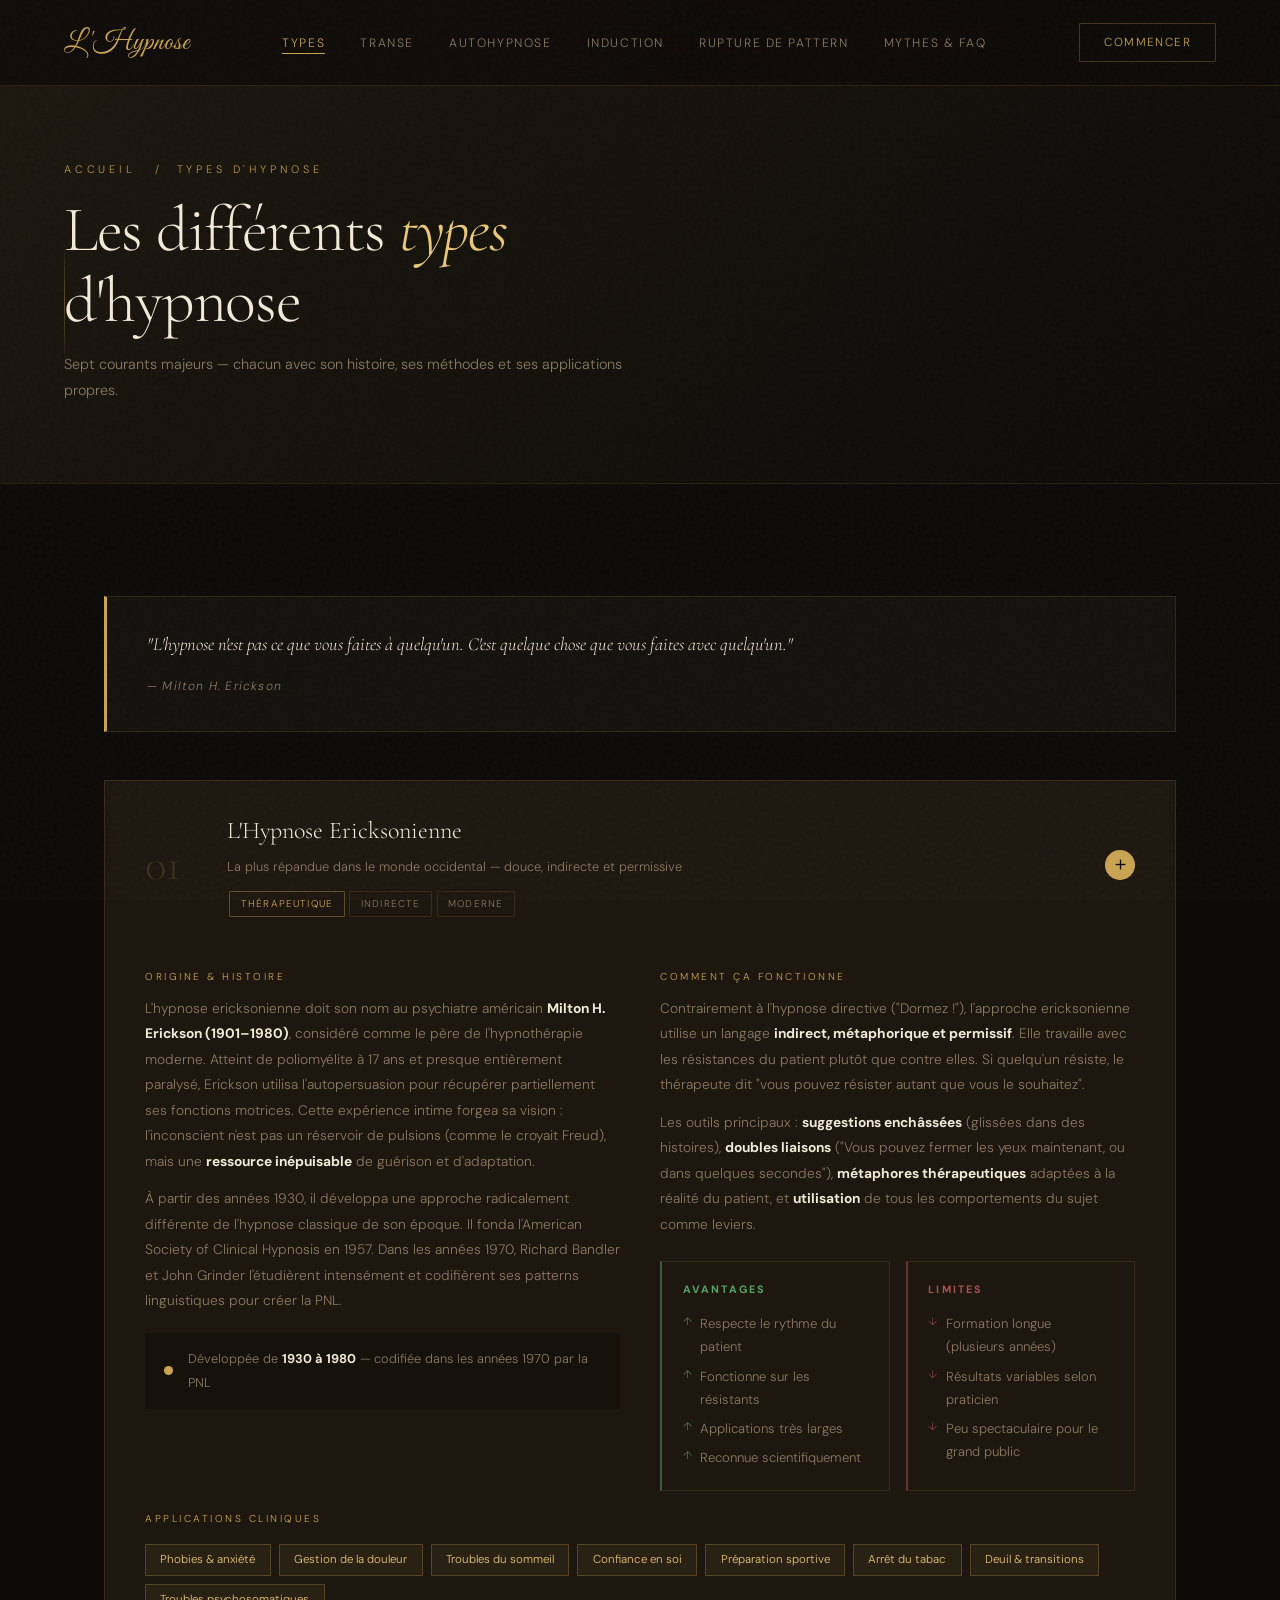
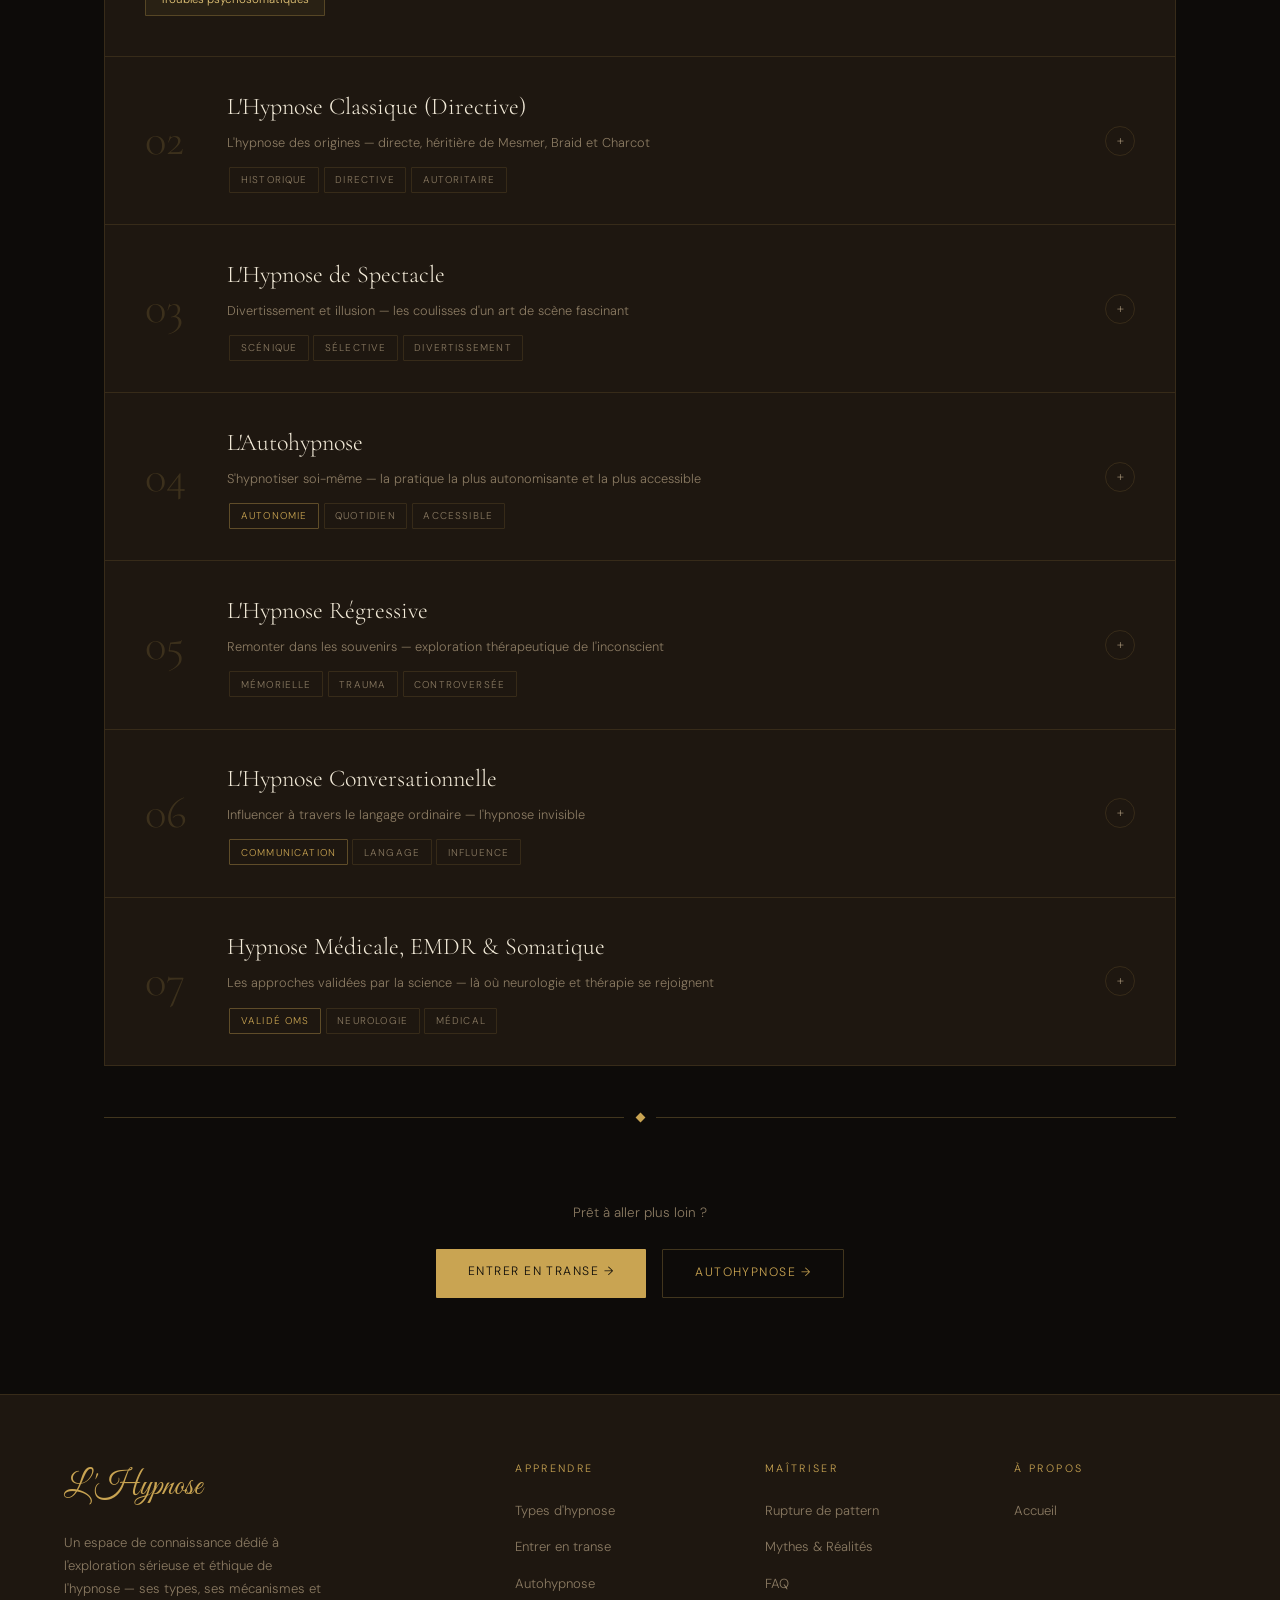
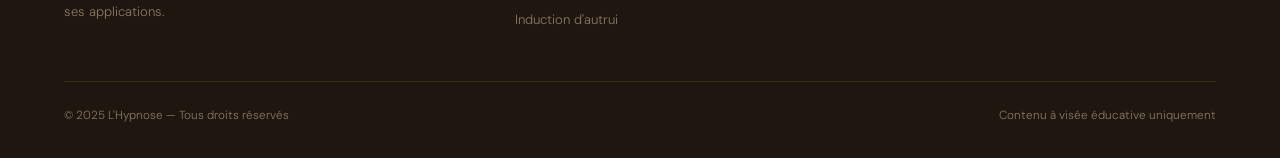
<file: docs/types.html>
<!DOCTYPE html>
<html lang="fr">
<head>
<meta charset="UTF-8">
<meta name="viewport" content="width=device-width, initial-scale=1.0">
<title>Types d'hypnose — L'Hypnose</title>
<link rel="stylesheet" href="style.css">
<style>
.type-list { display:flex; flex-direction:column; gap:0; margin-top:3rem; }
.type-item { border:1px solid var(--border); border-bottom:none; background:var(--brun); overflow:hidden; }
.type-item:last-child { border-bottom:1px solid var(--border); }
.type-header { display:flex; align-items:center; gap:1.5rem; padding:1.8rem 2.5rem; cursor:pointer; transition:background .3s; }
.type-header:hover { background:var(--brun-med); }
.type-num { font-family:'Cormorant Garamond',serif; font-size:2.8rem; color:rgba(201,164,82,.18); font-weight:300; min-width:58px; line-height:1; }
.type-info { flex:1; }
.type-name { font-family:'Cormorant Garamond',serif; font-size:1.5rem; color:var(--creme); margin-bottom:.2rem; }
.type-tagline { font-size:.8rem; color:var(--texte-sec); margin-bottom:.6rem; }
.type-toggle { width:30px; height:30px; border:1px solid var(--border); border-radius:50%; display:flex; align-items:center; justify-content:center; color:var(--texte-sec); font-size:.85rem; flex-shrink:0; transition:all .3s; }
.type-item.open .type-toggle { background:var(--or); color:var(--noir); border-color:var(--or); transform:rotate(45deg); }
.type-body { display:none; padding:0 2.5rem 2.5rem 2.5rem; }
.type-item.open .type-body { display:block; }
.article-grid { display:grid; grid-template-columns:1fr 1fr; gap:2.5rem; }
.art-label { font-size:.63rem; letter-spacing:.25em; text-transform:uppercase; color:var(--or); margin-bottom:.65rem; display:block; margin-top:1.2rem; }
.art-text { font-size:.86rem; color:var(--texte-sec); line-height:1.85; }
.art-text p { margin-bottom:.75rem; }
.art-text strong { color:var(--creme); }
.usage-pills { display:flex; flex-wrap:wrap; gap:.5rem; margin-top:1rem; }
.usage-pill { font-size:.72rem; padding:.3rem .9rem; background:rgba(201,164,82,.07); border:1px solid var(--border-fort); color:var(--or-clair); border-radius:1px; }
@media(max-width:760px){ .article-grid{grid-template-columns:1fr} .type-header{padding:1.4rem 1.2rem} .type-body{padding:0 1.2rem 1.5rem} }
</style>
</head>
<body>

<div class="page-hero">
  <div class="page-hero-bg"></div>
  <div class="page-hero-line"></div>
  <div class="page-hero-content">
    <div class="page-hero-eyebrow"><a href="index.html">Accueil</a> &nbsp;/&nbsp; Types d'hypnose</div>
    <h1 class="page-hero-title">Les différents <em>types</em><br>d'hypnose</h1>
    <p class="page-hero-sub">Sept courants majeurs — chacun avec son histoire, ses méthodes et ses applications propres.</p>
  </div>
</div>

<div class="content-wrap">

  <div class="quote-block reveal">
    <blockquote>"L'hypnose n'est pas ce que vous faites à quelqu'un. C'est quelque chose que vous faites avec quelqu'un."</blockquote>
    <cite>— Milton H. Erickson</cite>
  </div>

  <div class="type-list">

    <!-- ═══ 01 ERICKSONIENNE ═══ -->
    <div class="type-item open reveal">
      <div class="type-header" onclick="toggle(this)">
        <div class="type-num">01</div>
        <div class="type-info">
          <div class="type-name">L'Hypnose Ericksonienne</div>
          <div class="type-tagline">La plus répandue dans le monde occidental — douce, indirecte et permissive</div>
          <div><span class="badge gold">Thérapeutique</span><span class="badge">Indirecte</span><span class="badge">Moderne</span></div>
        </div>
        <div class="type-toggle">✕</div>
      </div>
      <div class="type-body">
        <div class="article-grid">
          <div>
            <span class="art-label">Origine &amp; Histoire</span>
            <div class="art-text">
              <p>L'hypnose ericksonienne doit son nom au psychiatre américain <strong>Milton H. Erickson (1901–1980)</strong>, considéré comme le père de l'hypnothérapie moderne. Atteint de poliomyélite à 17 ans et presque entièrement paralysé, Erickson utilisa l'autopersuasion pour récupérer partiellement ses fonctions motrices. Cette expérience intime forgea sa vision : l'inconscient n'est pas un réservoir de pulsions (comme le croyait Freud), mais une <strong>ressource inépuisable</strong> de guérison et d'adaptation.</p>
              <p>À partir des années 1930, il développa une approche radicalement différente de l'hypnose classique de son époque. Il fonda l'American Society of Clinical Hypnosis en 1957. Dans les années 1970, Richard Bandler et John Grinder l'étudièrent intensément et codifièrent ses patterns linguistiques pour créer la PNL.</p>
              <div class="timeline-bar"><div class="timeline-dot"></div><div class="timeline-text">Développée de <strong>1930 à 1980</strong> — codifiée dans les années 1970 par la PNL</div></div>
            </div>
          </div>
          <div>
            <span class="art-label">Comment ça fonctionne</span>
            <div class="art-text">
              <p>Contrairement à l'hypnose directive ("Dormez !"), l'approche ericksonienne utilise un langage <strong>indirect, métaphorique et permissif</strong>. Elle travaille avec les résistances du patient plutôt que contre elles. Si quelqu'un résiste, le thérapeute dit "vous pouvez résister autant que vous le souhaitez".</p>
              <p>Les outils principaux : <strong>suggestions enchâssées</strong> (glissées dans des histoires), <strong>doubles liaisons</strong> ("Vous pouvez fermer les yeux maintenant, ou dans quelques secondes"), <strong>métaphores thérapeutiques</strong> adaptées à la réalité du patient, et <strong>utilisation</strong> de tous les comportements du sujet comme leviers.</p>
            </div>
            <div class="pros-cons">
              <div class="pros"><h4>Avantages</h4><ul>
                <li>Respecte le rythme du patient</li>
                <li>Fonctionne sur les résistants</li>
                <li>Applications très larges</li>
                <li>Reconnue scientifiquement</li>
              </ul></div>
              <div class="cons"><h4>Limites</h4><ul>
                <li>Formation longue (plusieurs années)</li>
                <li>Résultats variables selon praticien</li>
                <li>Peu spectaculaire pour le grand public</li>
              </ul></div>
            </div>
          </div>
        </div>
        <span class="art-label">Applications cliniques</span>
        <div class="usage-pills">
          <span class="usage-pill">Phobies &amp; anxiété</span><span class="usage-pill">Gestion de la douleur</span>
          <span class="usage-pill">Troubles du sommeil</span><span class="usage-pill">Confiance en soi</span>
          <span class="usage-pill">Préparation sportive</span><span class="usage-pill">Arrêt du tabac</span>
          <span class="usage-pill">Deuil &amp; transitions</span><span class="usage-pill">Troubles psychosomatiques</span>
        </div>
      </div>
    </div>

    <!-- ═══ 02 CLASSIQUE ═══ -->
    <div class="type-item reveal">
      <div class="type-header" onclick="toggle(this)">
        <div class="type-num">02</div>
        <div class="type-info">
          <div class="type-name">L'Hypnose Classique (Directive)</div>
          <div class="type-tagline">L'hypnose des origines — directe, héritière de Mesmer, Braid et Charcot</div>
          <div><span class="badge">Historique</span><span class="badge">Directive</span><span class="badge">Autoritaire</span></div>
        </div>
        <div class="type-toggle">+</div>
      </div>
      <div class="type-body">
        <div class="article-grid">
          <div>
            <span class="art-label">Origine &amp; Histoire</span>
            <div class="art-text">
              <p>L'hypnose classique remonte au XVIIIe siècle avec <strong>Franz Anton Mesmer (1734–1815)</strong> et son concept de "magnétisme animal". Bien que ses théories fussent discréditées par une commission royale incluant Benjamin Franklin, ses pratiques induisaient réellement des états modifiés.</p>
              <p><strong>James Braid (1795–1860)</strong>, chirurgien écossais, donna à la pratique son nom scientifique — du grec Hypnos, dieu du sommeil — et l'arracha au mysticisme. Au XIXe siècle, deux écoles rivales s'affrontèrent : l'<strong>École de Paris</strong> (Charcot, la Salpêtrière) qui pensait l'hypnose réservée aux hystériques, et l'<strong>École de Nancy</strong> (Bernheim, Liébeault) qui la voyait comme phénomène de suggestion normale.</p>
              <p>Freud lui-même la pratiqua un temps avant d'y renoncer pour la psychanalyse.</p>
            </div>
          </div>
          <div>
            <span class="art-label">Mécanisme &amp; Usage</span>
            <div class="art-text">
              <p>L'hypnose directive fonctionne par <strong>injonctions directes</strong> : "Vous dormez", "Votre bras est lourd", "Vous ne ressentez plus la douleur". Elle suppose une relation d'autorité entre praticien et sujet.</p>
              <p>Elle est efficace avec les <strong>sujets très suggestibles</strong> (~15–20% de la population) mais échoue souvent chez les personnes analytiques ou résistantes. C'est l'hypnose du spectacle — celle qu'on voit sur scène. En clinique médicale, elle reste utilisée pour l'<strong>hypno-analgésie</strong> en bloc opératoire, en complément ou substitut de l'anesthésie chimique.</p>
            </div>
            <div class="pros-cons">
              <div class="pros"><h4>Avantages</h4><ul>
                <li>Rapide et efficace sur sujets réceptifs</li>
                <li>Effets immédiats et mesurables</li>
                <li>Très utile en anesthésie médicale</li>
              </ul></div>
              <div class="cons"><h4>Limites</h4><ul>
                <li>Inefficace sur ~80% des personnes</li>
                <li>Relation déséquilibrée</li>
                <li>Dérive possible vers la manipulation</li>
              </ul></div>
            </div>
          </div>
        </div>
      </div>
    </div>

    <!-- ═══ 03 SPECTACLE ═══ -->
    <div class="type-item reveal">
      <div class="type-header" onclick="toggle(this)">
        <div class="type-num">03</div>
        <div class="type-info">
          <div class="type-name">L'Hypnose de Spectacle</div>
          <div class="type-tagline">Divertissement et illusion — les coulisses d'un art de scène fascinant</div>
          <div><span class="badge">Scénique</span><span class="badge">Sélective</span><span class="badge">Divertissement</span></div>
        </div>
        <div class="type-toggle">+</div>
      </div>
      <div class="type-body">
        <div class="article-grid">
          <div>
            <span class="art-label">Ce que c'est vraiment</span>
            <div class="art-text">
              <p>L'hypnotiseur de scène est avant tout un <strong>excellent lecteur de personnes</strong>. Avant le spectacle, il effectue des tests de suggestibilité rapides (mains collées, bras rigide, chute en arrière). Il sélectionne précisément les <strong>5–10% de sujets les plus suggestibles</strong> dans la salle.</p>
              <p>Sur scène, la <strong>pression sociale</strong> est un amplificateur puissant : entouré de caméras, de spectateurs et d'une foule qui attend du spectacle, le volontaire ne veut pas décevoir. Son cerveau social prend le dessus sur l'esprit critique, facilitant des réponses que l'hypnose seule n'aurait pas nécessairement produites.</p>
              <p>La France encadre légalement cette pratique depuis 2015 — certaines démonstrations sont interdites avec des mineurs.</p>
            </div>
          </div>
          <div>
            <span class="art-label">Ce qui est vrai, ce qui est exagéré</span>
            <div class="art-text">
              <p>Les états produits sont <strong>authentiques</strong> : les sujets vivent réellement des phénomènes hypnotiques (analgésie, hallucinations commandées, amnésie post-hypnotique). Ce n'est pas du théâtre pur.</p>
              <p>Ce qui est exagéré : l'idée que "l'hypnotiseur peut tout faire faire". En réalité, les sujets ne font jamais rien qui contrevient à leurs valeurs profondes — les scènes embarrassantes ne fonctionnent qu'avec des personnes qui, en réalité, veulent bien les vivre.</p>
            </div>
            <div class="pros-cons">
              <div class="pros"><h4>Ce qui est réel</h4><ul>
                <li>Les états produits sont authentiques</li>
                <li>La sélection des sujets est précise</li>
                <li>Suscite l'intérêt pour l'hypnose</li>
              </ul></div>
              <div class="cons"><h4>Ce qui est mythe</h4><ul>
                <li>"On peut hypnotiser n'importe qui"</li>
                <li>"Le sujet perd tout contrôle"</li>
                <li>"L'hypnotiseur a un don spécial"</li>
              </ul></div>
            </div>
          </div>
        </div>
      </div>
    </div>

    <!-- ═══ 04 AUTOHYPNOSE ═══ -->
    <div class="type-item reveal">
      <div class="type-header" onclick="toggle(this)">
        <div class="type-num">04</div>
        <div class="type-info">
          <div class="type-name">L'Autohypnose</div>
          <div class="type-tagline">S'hypnotiser soi-même — la pratique la plus autonomisante et la plus accessible</div>
          <div><span class="badge gold">Autonomie</span><span class="badge">Quotidien</span><span class="badge">Accessible</span></div>
        </div>
        <div class="type-toggle">+</div>
      </div>
      <div class="type-body">
        <div class="article-grid">
          <div>
            <span class="art-label">Principe &amp; Histoire</span>
            <div class="art-text">
              <p><strong>Émile Coué (1857–1926)</strong>, pharmacien de Nancy, popularisa l'autohypnose avec sa célèbre formule quotidienne répétée 20 fois matin et soir. Ses résultats spectaculaires sur des patients qu'il aidait à guérir attirèrent l'attention internationale.</p>
              <p>L'autohypnose repose sur la même neurologie que l'hypnose guidée — elle mobilise simplement la <strong>volonté intentionnelle</strong> du pratiquant pour induire et maintenir l'état. Elle est proche de la méditation, avec une différence clé : en autohypnose, on se donne délibérément des <strong>suggestions orientées vers un objectif</strong>.</p>
              <p>Avec la pratique régulière, l'état s'installe en quelques secondes — comme un réflexe conditionné. Les athlètes de haut niveau, musiciens et comédiens l'utilisent massivement.</p>
            </div>
          </div>
          <div>
            <span class="art-label">Protocole rapide</span>
            <div class="art-text">
              <p><strong>1. Installation</strong> — Position confortable, lieu calme, yeux fermés.<br>
              <strong>2. Respiration</strong> — 4 respirations profondes, expiration longue.<br>
              <strong>3. Induction</strong> — Compter à rebours de 10 à 1 en s'imaginant descendre un escalier.<br>
              <strong>4. Suggestion</strong> — Formuler 2–3 affirmations courtes, positives, au présent.<br>
              <strong>5. Renforcement</strong> — Visualiser l'objectif atteint, ressentir l'émotion associée.<br>
              <strong>6. Retour</strong> — Compter de 1 à 5, étirements.</p>
            </div>
            <div class="pros-cons">
              <div class="pros"><h4>Avantages</h4><ul>
                <li>Totalement autonome</li>
                <li>Gratuit après apprentissage</li>
                <li>Utilisable n'importe où</li>
                <li>S'améliore avec la pratique</li>
              </ul></div>
              <div class="cons"><h4>Limites</h4><ul>
                <li>Moins puissante pour traumas profonds</li>
                <li>Demande de la régularité</li>
                <li>Difficile pour esprits très agités</li>
              </ul></div>
            </div>
          </div>
        </div>
        <p style="margin-top:1.5rem;font-size:.84rem;color:var(--texte-sec)">→ <a href="autohypnose.html" style="color:var(--or);text-decoration:none">Guide complet de l'autohypnose en 6 étapes détaillées</a></p>
      </div>
    </div>

    <!-- ═══ 05 REGRESSIVE ═══ -->
    <div class="type-item reveal">
      <div class="type-header" onclick="toggle(this)">
        <div class="type-num">05</div>
        <div class="type-info">
          <div class="type-name">L'Hypnose Régressive</div>
          <div class="type-tagline">Remonter dans les souvenirs — exploration thérapeutique de l'inconscient</div>
          <div><span class="badge">Mémorielle</span><span class="badge">Trauma</span><span class="badge">Controversée</span></div>
        </div>
        <div class="type-toggle">+</div>
      </div>
      <div class="type-body">
        <div class="article-grid">
          <div>
            <span class="art-label">Principe</span>
            <div class="art-text">
              <p>L'hypnose régressive vise à ramener le sujet à des souvenirs anciens — parfois très précoces (petite enfance, voire dans certaines variantes ésotériques, "vies antérieures"). L'idée thérapeutique : beaucoup de troubles actuels ont des <strong>racines enfouies</strong> que la conscience ordinaire ne peut plus atteindre.</p>
              <p>En état hypnotique, le thérapeute guide le patient pour qu'il <strong>revisite un événement douloureux</strong> avec les ressources et la maturité de l'adulte qu'il est devenu — le "re-parentage" du soi enfant. Cela permet une <strong>recontextualisation</strong> profonde : l'événement reste dans la mémoire, mais sa charge émotionnelle diminue ou se transforme.</p>
            </div>
          </div>
          <div>
            <span class="art-label">Controverses &amp; Limites scientifiques</span>
            <div class="art-text">
              <p>C'est l'une des approches les plus <strong>controversées</strong>. Le problème central : la mémoire humaine n'est pas un enregistrement fidèle. Sous hypnose, le sujet peut créer des <strong>faux souvenirs</strong> qui semblent absolument réels — surtout si le thérapeute suggère involontairement.</p>
              <p>Dans les années 1990, des procès impliquèrent des "souvenirs retrouvés" sous hypnose — parfois des accusations graves contre des innocents. L'APA met en garde contre son usage à des fins forensiques. Utilisée avec éthique, elle reste un outil en psychotraumatologie intégrative, toujours en complément d'autres approches.</p>
            </div>
            <div class="pros-cons">
              <div class="pros"><h4>Potentiel</h4><ul>
                <li>Accès à des états émotionnels enfouis</li>
                <li>Recontextualisation de traumas</li>
              </ul></div>
              <div class="cons"><h4>Risques</h4><ul>
                <li>Risque élevé de faux souvenirs</li>
                <li>Encadrement rigoureux obligatoire</li>
                <li>Déconseillée en solo</li>
              </ul></div>
            </div>
          </div>
        </div>
      </div>
    </div>

    <!-- ═══ 06 CONVERSATIONNELLE ═══ -->
    <div class="type-item reveal">
      <div class="type-header" onclick="toggle(this)">
        <div class="type-num">06</div>
        <div class="type-info">
          <div class="type-name">L'Hypnose Conversationnelle</div>
          <div class="type-tagline">Influencer à travers le langage ordinaire — l'hypnose invisible</div>
          <div><span class="badge gold">Communication</span><span class="badge">Langage</span><span class="badge">Influence</span></div>
        </div>
        <div class="type-toggle">+</div>
      </div>
      <div class="type-body">
        <div class="article-grid">
          <div>
            <span class="art-label">Ce que c'est</span>
            <div class="art-text">
              <p>L'hypnose conversationnelle intègre les techniques hypnotiques dans une conversation ordinaire — sans induction formelle, sans fauteuil, sans cérémonie. La personne n'est jamais explicitement "hypnotisée".</p>
              <p>Elle repose sur les structures du <strong>Langage Milton</strong> : suggestions enchâssées ("En écoutant cela, tu peux commencer à remarquer…"), <strong>présuppositions</strong> ("Quand tu seras entré dans cet état" — présuppose que tu vas y entrer), <strong>doubles liaisons</strong>, <strong>ambiguïtés calculées</strong> et rythme vocal synchronisé à la respiration de l'interlocuteur.</p>
              <p>Milton Erickson lui-même était connu pour induire des transes dans de simples conversations de salon.</p>
            </div>
          </div>
          <div>
            <span class="art-label">Usages &amp; Question éthique</span>
            <div class="art-text">
              <p>Des orateurs, thérapeutes, négociateurs et leaders charismatiques l'utilisent — souvent instinctivement. Steve Jobs était célèbre pour son "champ de distorsion de la réalité".</p>
              <p>La question éthique est centrale : influencer sans consentement explicite pose des problèmes moraux. Dans un cadre thérapeutique consenti, c'est un outil remarquable. Dans la manipulation commerciale ou relationnelle, c'est une dérive. <strong>Apprendre à reconnaître ces techniques est en soi une protection.</strong></p>
            </div>
            <div class="pros-cons">
              <div class="pros"><h4>Usages légitimes</h4><ul>
                <li>Communication thérapeutique</li>
                <li>Leadership bienveillant</li>
                <li>Enseignement &amp; pédagogie</li>
              </ul></div>
              <div class="cons"><h4>Dérives possibles</h4><ul>
                <li>Manipulation sans consentement</li>
                <li>Vente agressive</li>
                <li>Emprise relationnelle</li>
              </ul></div>
            </div>
          </div>
        </div>
      </div>
    </div>

    <!-- ═══ 07 EMDR/SOMATIQUE ═══ -->
    <div class="type-item reveal">
      <div class="type-header" onclick="toggle(this)">
        <div class="type-num">07</div>
        <div class="type-info">
          <div class="type-name">Hypnose Médicale, EMDR &amp; Somatique</div>
          <div class="type-tagline">Les approches validées par la science — là où neurologie et thérapie se rejoignent</div>
          <div><span class="badge gold">Validé OMS</span><span class="badge">Neurologie</span><span class="badge">Médical</span></div>
        </div>
        <div class="type-toggle">+</div>
      </div>
      <div class="type-body">
        <div class="article-grid">
          <div>
            <span class="art-label">Hypnose Médicale</span>
            <div class="art-text">
              <p>Pratiquée dans de nombreux hôpitaux français (CHU de Liège, Assistance Publique de Paris), l'hypnose médicale est utilisée comme <strong>complément ou substitut de l'anesthésie</strong> lors d'interventions chirurgicales, de soins douloureux, de chimiothérapies ou d'accouchements.</p>
              <p>L'Institut HYPNOSIUM et l'CFHTB forment des milliers de soignants chaque année en France. Une méta-analyse de 2020 sur 85 études confirme l'efficacité sur la douleur aiguë et chronique.</p>
            </div>
          </div>
          <div>
            <span class="art-label">EMDR &amp; Thérapies Somatiques</span>
            <div class="art-text">
              <p>L'<strong>EMDR</strong> (Eye Movement Desensitization and Reprocessing), développée par Francine Shapiro en 1987, utilise des stimulations bilatérales alternées pour retraiter les souvenirs traumatiques. Bien qu'elle ne soit pas formellement de l'hypnose, elle induit des états très proches de la transe. <strong>Validée par l'OMS depuis 2013</strong> pour le PTSD.</p>
              <p>Les <strong>thérapies somatiques</strong> (Peter Levine, Bessel van der Kolk) combinent conscience corporelle et états de transe légère pour libérer les traumas stockés dans le corps. Ces approches représentent l'avenir de la psychothérapie intégrative.</p>
            </div>
          </div>
        </div>
        <div class="timeline-bar" style="margin-top:1.5rem"><div class="timeline-dot"></div><div class="timeline-text">EMDR validée par l'OMS pour le PTSD en <strong>2013</strong>. L'hypnose médicale remboursée dans plusieurs pays européens depuis <strong>2017</strong></div></div>
      </div>
    </div>

  </div><!-- /type-list -->

  <div class="divider reveal"><div class="divider-line"></div><div class="divider-diamond"></div><div class="divider-line"></div></div>

  <div style="text-align:center;padding:2rem 0 1rem" class="reveal">
    <p style="font-size:.84rem;color:var(--texte-sec);margin-bottom:1.5rem">Prêt à aller plus loin ?</p>
    <div style="display:flex;gap:1rem;justify-content:center;flex-wrap:wrap">
      <a href="transe.html" style="padding:.8rem 2rem;background:var(--or);color:var(--noir);text-decoration:none;font-size:.76rem;letter-spacing:.12em;text-transform:uppercase;font-family:'DM Sans',sans-serif;border-radius:1px">Entrer en transe →</a>
      <a href="autohypnose.html" style="padding:.8rem 2rem;border:1px solid var(--border-fort);color:var(--or);text-decoration:none;font-size:.76rem;letter-spacing:.12em;text-transform:uppercase;font-family:'DM Sans',sans-serif;border-radius:1px">Autohypnose →</a>
    </div>
  </div>

</div><!-- /content-wrap -->

<script src="nav.js"></script>
<script>
function toggle(header) {
  const item = header.parentElement;
  const wasOpen = item.classList.contains('open');
  document.querySelectorAll('.type-item').forEach(i => i.classList.remove('open'));
  if (!wasOpen) item.classList.add('open');
}
document.addEventListener('DOMContentLoaded', () => {
  const obs = new IntersectionObserver(entries => {
    entries.forEach((e,i) => { if(e.isIntersecting) setTimeout(()=>e.target.classList.add('visible'), i*70); });
  }, {threshold:.06});
  document.querySelectorAll('.reveal').forEach(el => obs.observe(el));
});
</script>
</body>
</html>
</file>
<file: docs/style.css>
/* ══════════════════════════════════════════════
   L'HYPNOSE — FEUILLE DE STYLE PARTAGÉE
══════════════════════════════════════════════ */
@import url('https://fonts.googleapis.com/css2?family=Cormorant+Garamond:ital,wght@0,300;0,400;0,600;1,300;1,400;1,600&family=DM+Sans:wght@300;400;500&family=Great+Vibes&display=swap');

:root {
  --noir:        #0d0b09;
  --encre:       #111009;
  --brun:        #1e1710;
  --brun-med:    #2e2418;
  --brun-clair:  #6b4f33;
  --or:          #c9a452;
  --or-clair:    #e8c97a;
  --or-pale:     #f0dda0;
  --creme:       #f2ead8;
  --texte:       #c8bba0;
  --texte-sec:   #8a7a62;
  --border:      rgba(201,164,82,0.14);
  --border-fort: rgba(201,164,82,0.28);
}

*, *::before, *::after { margin:0; padding:0; box-sizing:border-box; }
html { scroll-behavior:smooth; }
body {
  background: var(--noir);
  color: var(--texte);
  font-family: 'DM Sans', sans-serif;
  font-weight: 300;
  line-height: 1.78;
  overflow-x: hidden;
}

/* ── GRAIN OVERLAY ── */
body::after {
  content: '';
  position: fixed; inset: 0;
  background-image: url("data:image/svg+xml,%3Csvg viewBox='0 0 256 256' xmlns='http://www.w3.org/2000/svg'%3E%3Cfilter id='noise'%3E%3CfeTurbulence type='fractalNoise' baseFrequency='0.9' numOctaves='4' stitchTiles='stitch'/%3E%3C/filter%3E%3Crect width='100%25' height='100%25' filter='url(%23noise)' opacity='1'/%3E%3C/svg%3E");
  opacity: 0.028;
  pointer-events: none;
  z-index: 9000;
}

/* ══ NAV ══ */
nav {
  position: fixed; top: 0; left: 0; right: 0; z-index: 500;
  display: flex; align-items: center; justify-content: space-between;
  padding: 1.1rem 5%;
  background: rgba(13,11,9,0.78);
  backdrop-filter: blur(22px) saturate(1.4);
  border-bottom: 1px solid var(--border);
  transition: background .4s;
}
nav.scrolled { background: rgba(13,11,9,0.96); }
.nav-logo {
  font-family: 'Great Vibes', cursive;
  font-size: 1.75rem; color: var(--or);
  text-decoration: none; letter-spacing: .03em;
}
.nav-links { display: flex; gap: 2.2rem; list-style: none; }
.nav-links a {
  color: var(--texte-sec); text-decoration: none;
  font-size: .76rem; letter-spacing: .13em; text-transform: uppercase;
  transition: color .25s; position: relative; padding-bottom: .2rem;
}
.nav-links a::after {
  content: ''; position: absolute; bottom: 0; left: 0;
  width: 0; height: 1px; background: var(--or); transition: width .3s;
}
.nav-links a:hover, .nav-links a.active { color: var(--or); }
.nav-links a:hover::after, .nav-links a.active::after { width: 100%; }
.nav-btn {
  padding: .52rem 1.5rem;
  border: 1px solid var(--border-fort); color: var(--or);
  font-size: .73rem; letter-spacing: .12em; text-transform: uppercase;
  text-decoration: none; transition: all .25s; border-radius: 1px;
  font-family: 'DM Sans', sans-serif;
}
.nav-btn:hover { background: var(--or); color: var(--noir); }
.nav-hamburger { display: none; flex-direction: column; gap: 5px; cursor: pointer; }
.nav-hamburger span { width: 24px; height: 1px; background: var(--or); transition: all .3s; }

/* ══ HERO PARTAGÉ (sous-pages) ══ */
.page-hero {
  position: relative; padding: 10rem 5% 5rem;
  overflow: hidden; min-height: 50vh;
  display: flex; align-items: flex-end;
  border-bottom: 1px solid var(--border);
}
.page-hero-bg {
  position: absolute; inset: 0;
  background: linear-gradient(135deg, var(--brun) 0%, var(--encre) 60%, var(--noir) 100%);
}
.page-hero-line {
  position: absolute; left: 5%; top: 50%;
  width: 1px; height: 120px;
  background: linear-gradient(to bottom, transparent, var(--or), transparent);
  opacity: .4;
}
.page-hero-content { position: relative; z-index: 1; }
.page-hero-eyebrow {
  font-size: .68rem; letter-spacing: .35em; text-transform: uppercase;
  color: var(--or); margin-bottom: 1rem; opacity: .9;
  display: flex; align-items: center; gap: .8rem;
}
.page-hero-eyebrow a { color: inherit; text-decoration: none; transition: opacity .2s; }
.page-hero-eyebrow a:hover { opacity: .7; }
.page-hero-title {
  font-family: 'Cormorant Garamond', serif;
  font-size: clamp(2.5rem, 5vw, 4.5rem);
  font-weight: 300; color: var(--creme);
  line-height: 1.1; letter-spacing: -.02em;
}
.page-hero-title em { font-style: italic; color: var(--or-clair); }
.page-hero-sub {
  font-size: .9rem; color: var(--texte-sec);
  margin-top: 1rem; max-width: 580px;
}

/* ══ LAYOUT CONTENT ══ */
.content-wrap { max-width: 1200px; margin: 0 auto; padding: 5rem 5%; }
.content-wrap.narrow { max-width: 860px; }

/* ══ TITRES SECTION ══ */
.s-eyebrow {
  font-size: .68rem; letter-spacing: .3em; text-transform: uppercase;
  color: var(--or); margin-bottom: .9rem;
  display: flex; align-items: center; gap: .9rem;
}
.s-eyebrow::before, .s-eyebrow::after {
  content: ''; flex-shrink: 0;
  width: 28px; height: 1px; background: var(--or); opacity: .35;
}
.s-title {
  font-family: 'Cormorant Garamond', serif;
  font-size: clamp(1.8rem, 3.5vw, 3rem);
  font-weight: 300; color: var(--creme);
  line-height: 1.15; letter-spacing: -.01em;
  margin-bottom: 1.2rem;
}
.s-title em { font-style: italic; color: var(--or-clair); }
.s-lead { color: var(--texte-sec); font-size: .92rem; max-width: 620px; }

/* ══ DIVIDER OR ══ */
.divider {
  display: flex; align-items: center; gap: .8rem;
  margin: 3rem 0; opacity: .4;
}
.divider-line { flex: 1; height: 1px; background: var(--border-fort); }
.divider-diamond {
  width: 7px; height: 7px; background: var(--or);
  transform: rotate(45deg); flex-shrink: 0;
}

/* ══ BADGES ══ */
.badge {
  display: inline-block;
  font-size: .62rem; letter-spacing: .12em; text-transform: uppercase;
  padding: .2rem .65rem; border: 1px solid var(--border);
  color: var(--texte-sec); border-radius: 1px; margin: .15rem;
}
.badge.gold { border-color: rgba(201,164,82,.38); color: var(--or); }

/* ══ PROS / CONS ══ */
.pros-cons { display: grid; grid-template-columns: 1fr 1fr; gap: 1rem; margin-top: 1.5rem; }
.pros, .cons { padding: 1.1rem 1.3rem; border: 1px solid var(--border); }
.pros { border-left: 2px solid rgba(100,200,120,.4); }
.cons { border-left: 2px solid rgba(200,100,100,.4); }
.pros h4, .cons h4 { font-size: .67rem; letter-spacing: .2em; text-transform: uppercase; margin-bottom: .65rem; }
.pros h4 { color: rgba(100,200,120,.8); }
.cons h4 { color: rgba(200,100,100,.8); }
.pros ul, .cons ul { list-style: none; }
.pros li, .cons li { font-size: .82rem; color: var(--texte-sec); padding: .18rem 0 .18rem 1.1rem; position: relative; }
.pros li::before { content: '↑'; position: absolute; left: 0; color: rgba(100,200,120,.6); font-size: .68rem; }
.cons li::before { content: '↓'; position: absolute; left: 0; color: rgba(200,100,100,.6); font-size: .68rem; }

/* ══ TIMELINE BAR ══ */
.timeline-bar {
  display: flex; align-items: center; gap: .9rem;
  margin-top: 1.2rem; padding: .9rem 1.2rem;
  background: rgba(0,0,0,.25); border-radius: 1px;
}
.timeline-dot { width: 9px; height: 9px; background: var(--or); border-radius: 50%; flex-shrink: 0; }
.timeline-text { font-size: .8rem; color: var(--texte-sec); }
.timeline-text strong { color: var(--or); }

/* ══ QUOTE BLOCK ══ */
.quote-block {
  padding: 2rem 2.5rem; margin: 2rem 0;
  background: rgba(201,164,82,.04);
  border: 1px solid var(--border); border-left: 3px solid var(--or);
}
.quote-block blockquote {
  font-family: 'Cormorant Garamond', serif;
  font-size: 1.15rem; font-style: italic;
  color: var(--creme); line-height: 1.65; margin-bottom: .7rem;
}
.quote-block cite { font-size: .75rem; color: var(--texte-sec); letter-spacing: .1em; }

/* ══ STEP BLOCK ══ */
.step-block { display: flex; gap: 1.2rem; align-items: flex-start; padding: 1.4rem 0; border-bottom: 1px solid var(--border); }
.step-block:last-child { border-bottom: none; }
.step-num {
  font-family: 'Cormorant Garamond', serif;
  font-size: 2.2rem; color: var(--brun-clair);
  line-height: 1; flex-shrink: 0; min-width: 36px; font-weight: 300;
}
.step-title { color: var(--creme); font-size: .9rem; font-weight: 500; margin-bottom: .3rem; }
.step-text { font-size: .84rem; color: var(--texte-sec); line-height: 1.8; }
.step-tip {
  margin-top: .7rem; padding: .6rem 1rem;
  background: rgba(201,164,82,.06); border-left: 2px solid rgba(201,164,82,.4);
  font-size: .78rem; color: var(--or-clair); font-style: italic;
}

/* ══ CARD ══ */
.card {
  padding: 2.2rem; border: 1px solid var(--border);
  background: var(--brun); position: relative; overflow: hidden;
  transition: border-color .3s, background .3s;
}
.card:hover { border-color: var(--border-fort); background: var(--brun-med); }
.card::after {
  content: ''; position: absolute; top: 0; left: 0; right: 0;
  height: 1px; background: linear-gradient(to right, transparent, var(--or), transparent);
  opacity: 0; transition: opacity .3s;
}
.card:hover::after { opacity: .5; }

/* ══ FOOTER ══ */
footer {
  background: var(--brun); border-top: 1px solid var(--border);
  padding: 4rem 5% 2rem;
}
.footer-grid { display: grid; grid-template-columns: 2fr 1fr 1fr 1fr; gap: 3rem; margin-bottom: 3rem; }
.footer-brand-logo { font-family: 'Great Vibes', cursive; font-size: 2rem; color: var(--or); display: block; margin-bottom: 1rem; }
.footer-desc { font-size: .82rem; color: var(--texte-sec); line-height: 1.75; max-width: 260px; }
.footer-col-title { font-size: .67rem; letter-spacing: .22em; text-transform: uppercase; color: var(--or); margin-bottom: 1.1rem; }
.footer-links { list-style: none; display: flex; flex-direction: column; gap: .5rem; }
.footer-links a { font-size: .82rem; color: var(--texte-sec); text-decoration: none; transition: color .25s; }
.footer-links a:hover { color: var(--or); }
.footer-bottom {
  border-top: 1px solid var(--border); padding-top: 1.4rem;
  display: flex; justify-content: space-between; align-items: center; flex-wrap: wrap; gap: .5rem;
}
.footer-copy { font-size: .73rem; color: var(--texte-sec); }

/* ══ ANIMATION UTILITAIRES ══ */
.reveal {
  opacity: 0; transform: translateY(22px);
  transition: opacity .7s ease, transform .7s ease;
}
.reveal.visible { opacity: 1; transform: none; }

/* ══ RESPONSIVE ══ */
@media (max-width: 960px) {
  .nav-links { display: none; }
  .nav-hamburger { display: flex; }
  .footer-grid { grid-template-columns: 1fr 1fr; }
  .pros-cons { grid-template-columns: 1fr; }
}
@media (max-width: 640px) {
  nav { padding: 1rem 4%; }
  .footer-grid { grid-template-columns: 1fr; }
  .page-hero { padding: 8rem 4% 3rem; }
}
</file>
